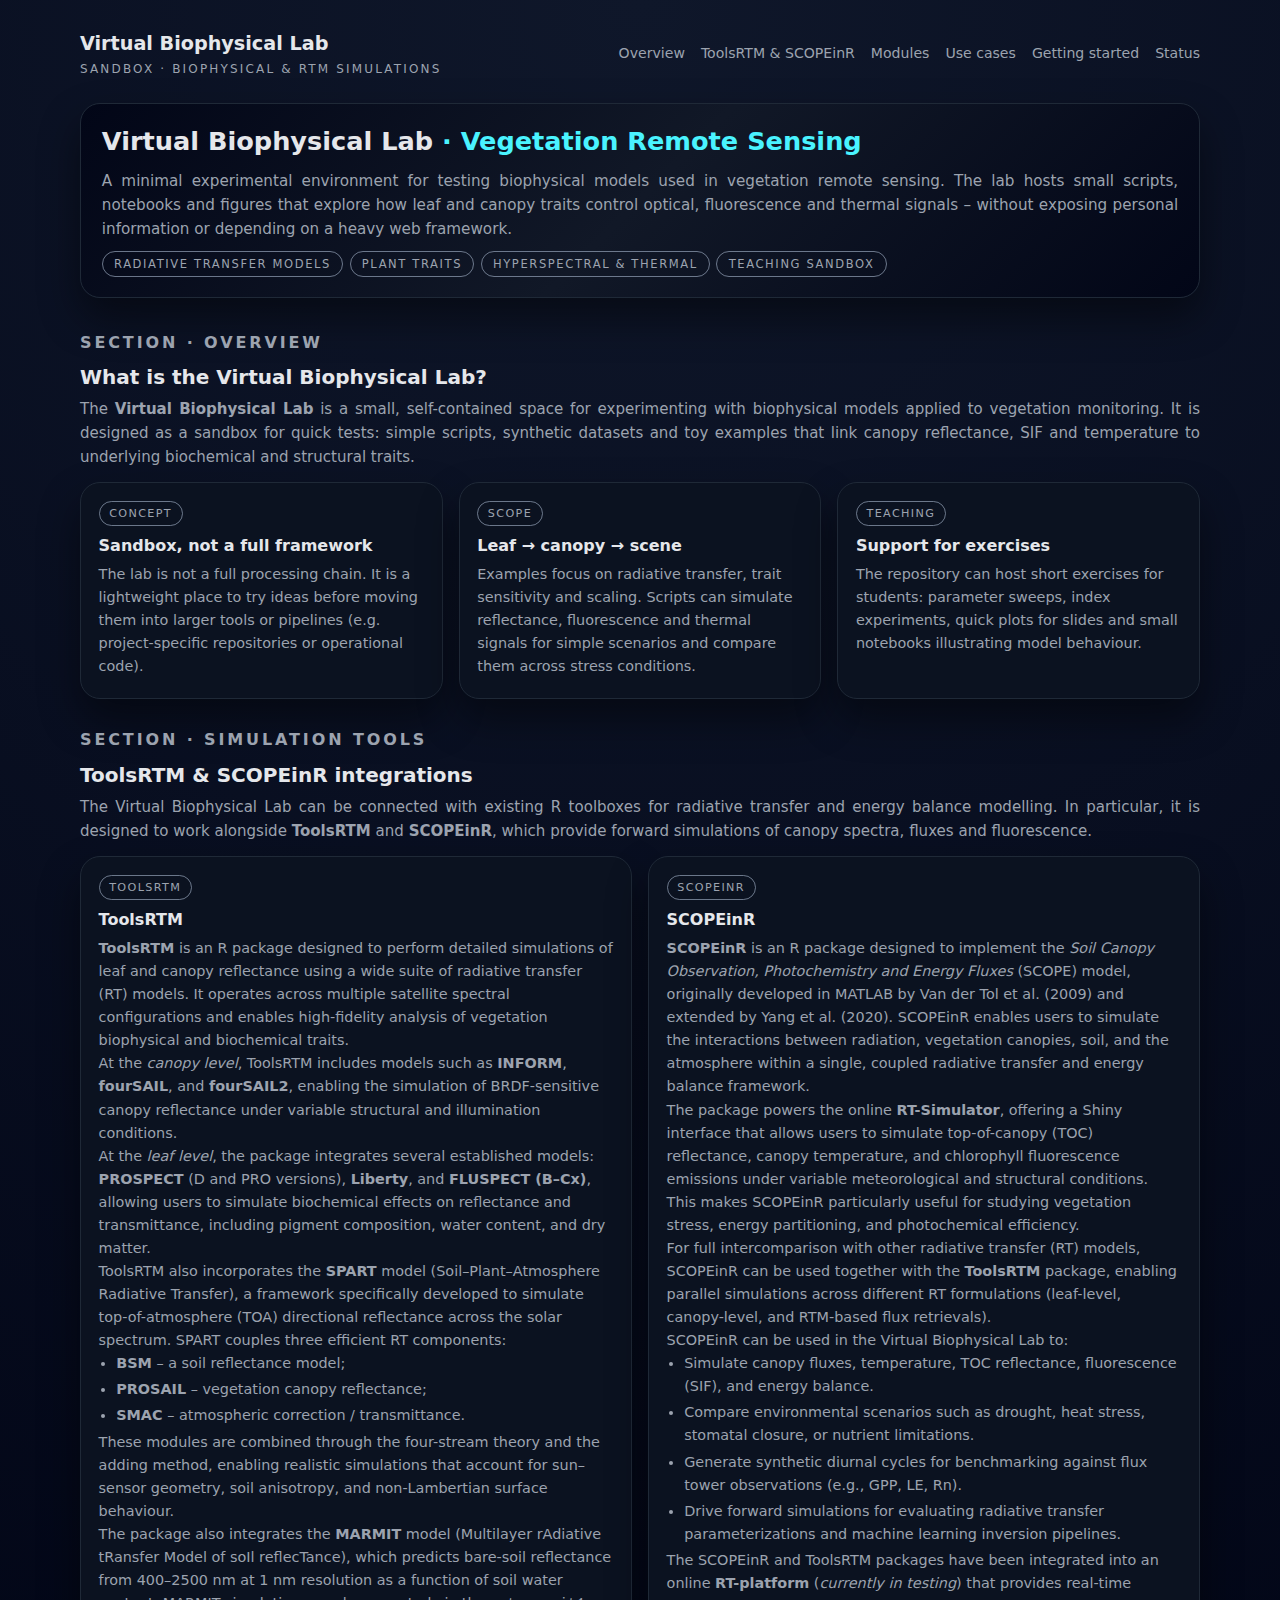
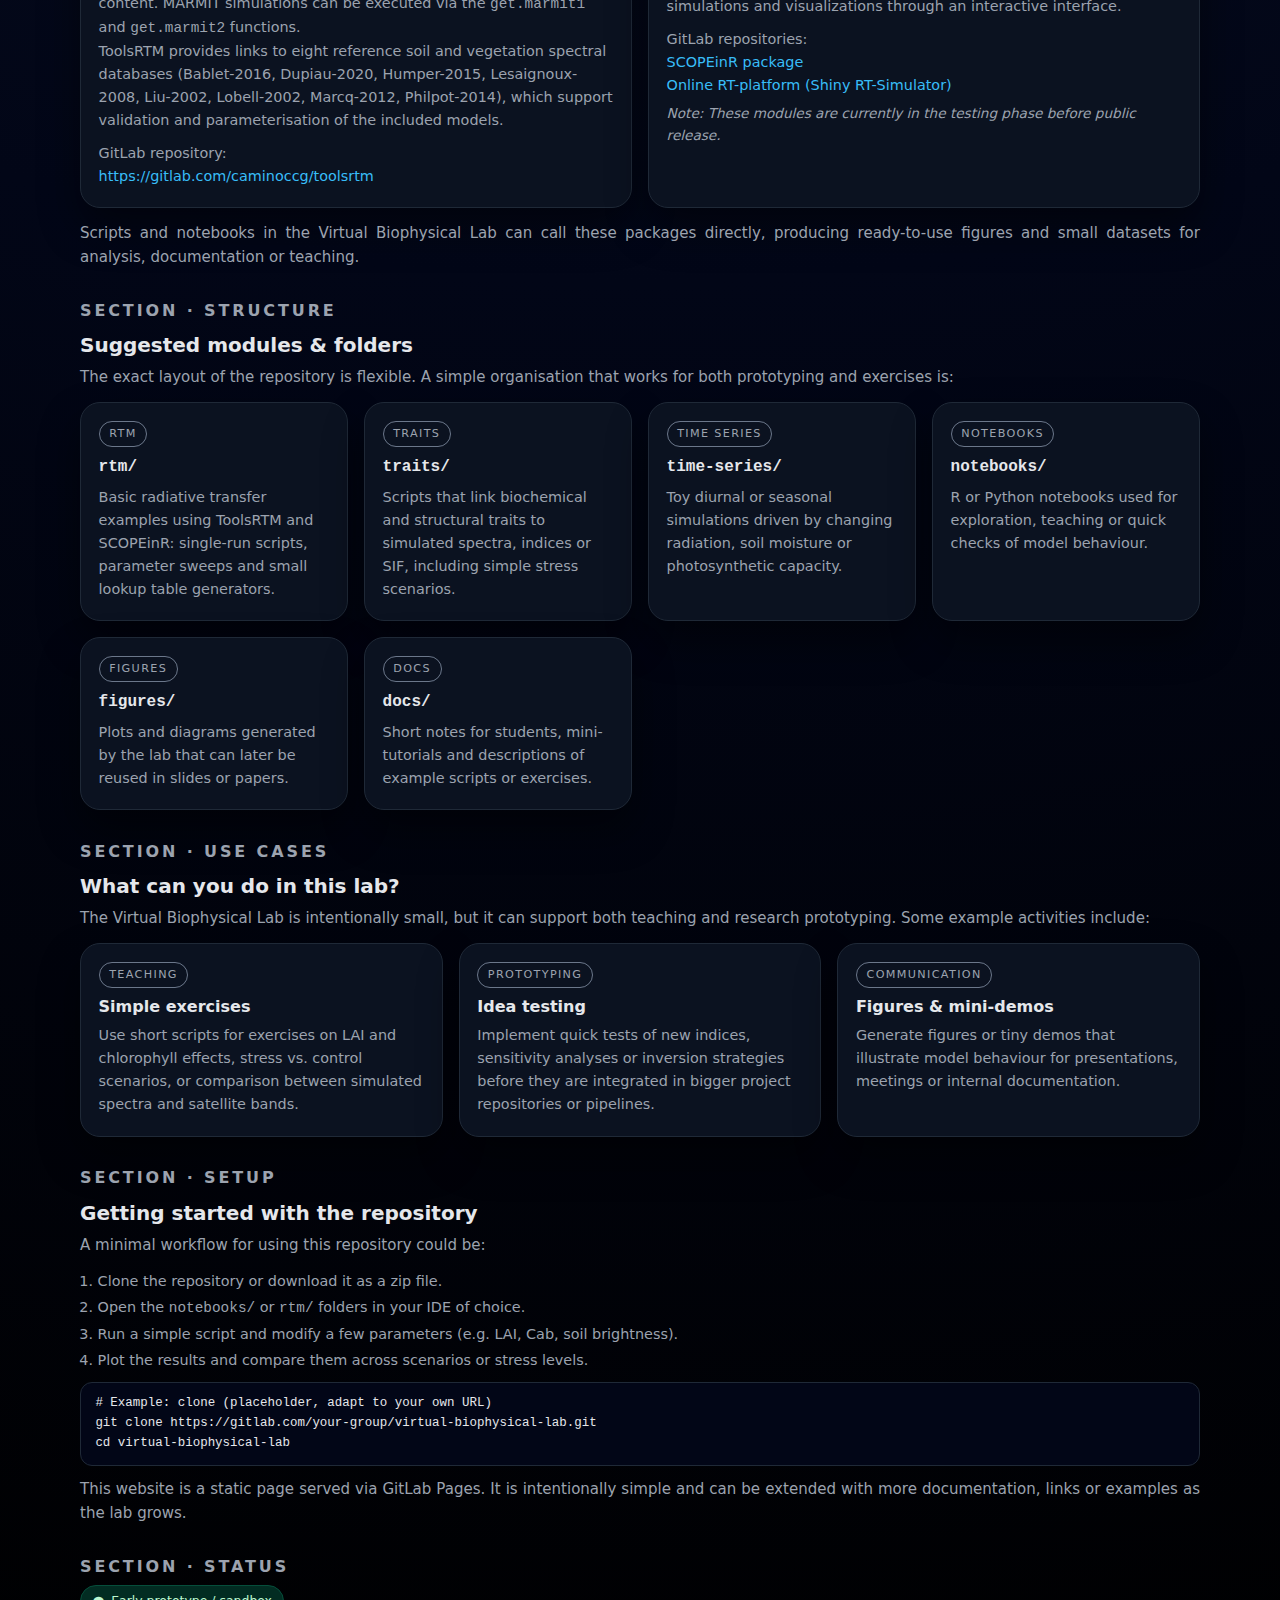
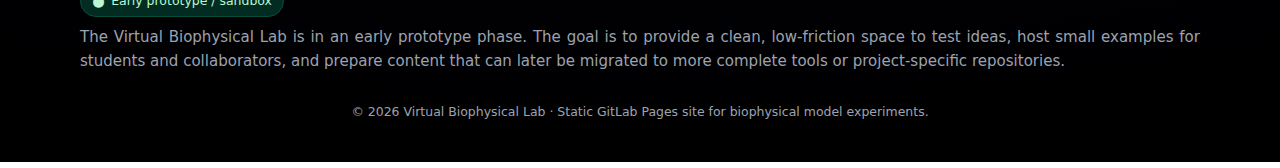
<file: index.html>
<!DOCTYPE html>
<html lang="en">
<head>
  <meta charset="UTF-8">
  <title>Virtual Biophysical Lab</title>
  <meta name="viewport" content="width=device-width, initial-scale=1">

  <style>
    :root{
      --bg:#020617;--bg-card:#0b1220;--accent:#4af3ff;--accent-soft:#38bdf8;
      --text-main:#e5e7eb;--text-muted:#9ca3af;--border-subtle:#1f2937;
      --radius-xl:20px;--radius-pill:999px;--shadow-soft:0 20px 40px rgba(0,0,0,.45);
      --maxw:1120px;
    }
    *{margin:0;padding:0;box-sizing:border-box}
    body{
      background:radial-gradient(circle at top,#0f172a 0%,#020617 55%,#000);
      color:var(--text-main);font-family:system-ui,-apple-system,BlinkMacSystemFont,"Segoe UI",sans-serif;
      line-height:1.6;display:flex;justify-content:center;
      padding:1.8rem 1.2rem 2.5rem;
    }
    main{width:100%;max-width:var(--maxw);}
    a{color:var(--accent-soft);text-decoration:none}
    a:hover{color:#f6c453}

    .nav{
      display:flex;justify-content:space-between;align-items:center;
      margin-bottom:1.5rem;
    }
    .nav-title{font-weight:650;font-size:1.2rem;}
    .nav-sub{font-size:.75rem;letter-spacing:.18em;text-transform:uppercase;color:var(--text-muted);}
    .nav-links{display:flex;flex-wrap:wrap;gap:1rem;font-size:.88rem;}
    .nav-links a{color:var(--text-muted);}
    .nav-links a:hover{color:var(--accent-soft);}
    @media(max-width:800px){
      .nav{flex-direction:column;align-items:flex-start;gap:.6rem;}
    }

    header{
      background:linear-gradient(135deg,#020617 0%,#111827 50%,#020617 100%);
      border-radius:var(--radius-xl);border:1px solid var(--border-subtle);
      padding:1.1rem 1.3rem 1.2rem;box-shadow:var(--shadow-soft);
      margin-bottom:2rem;
    }
    header h1{font-size:1.6rem;font-weight:650;margin-bottom:.4rem;}
    header h1 span{color:var(--accent);}
    .hero-text{font-size:.95rem;color:var(--text-muted);text-align:justify;text-justify:inter-word;}
    .hero-tags{margin-top:.6rem;display:flex;flex-wrap:wrap;gap:.4rem;}
    .tag-pill{
      padding:.18rem .7rem;border-radius:var(--radius-pill);
      border:1px solid rgba(148,163,184,.7);font-size:.72rem;
      text-transform:uppercase;letter-spacing:.14em;color:var(--text-muted);
    }

    section{margin-bottom:1.8rem;}
    section h2{
      font-size:1rem;text-transform:uppercase;letter-spacing:.18em;
      color:var(--text-muted);margin-bottom:.35rem;
    }
    .section-title-strong{
      font-size:1.25rem;font-weight:620;margin-bottom:.25rem;
    }
    .section-intro{
      font-size:.94rem;color:var(--text-muted);
      text-align:justify;text-justify:inter-word;margin-bottom:.8rem;
    }

    .card-grid{
      display:grid;gap:1rem;grid-template-columns:repeat(auto-fit,minmax(260px,1fr));
    }
    .card{
      background:var(--bg-card);border-radius:var(--radius-xl);
      border:1px solid var(--border-subtle);box-shadow:var(--shadow-soft);
      padding:1rem 1.1rem 1.2rem;
    }
    .card h3{font-size:1rem;margin-bottom:.3rem;}
    .card p{
      font-size:.9rem;color:var(--text-muted);
      text-align:left;text-justify:inter-word;
    }
    .pill-mini{
      display:inline-flex;align-items:center;padding:.18rem .6rem;
      border-radius:var(--radius-pill);border:1px solid rgba(148,163,184,.7);
      font-size:.7rem;letter-spacing:.12em;text-transform:uppercase;
      color:var(--text-muted);margin-bottom:.4rem;
    }

    ul,ol{margin-left:1.1rem;font-size:.9rem;color:var(--text-muted);}
    li{margin-bottom:.2rem;}

    .status-badge{
      display:inline-flex;align-items:center;gap:.4rem;
      padding:.2rem .7rem;border-radius:var(--radius-pill);
      background:#022c22;color:#bbf7d0;font-size:.78rem;
      border:1px solid #064e3b;margin-bottom:.5rem;
    }
    .status-badge span:first-child{font-size:.9rem;}

    pre{
      margin-top:.6rem;background:#020617;border-radius:12px;
      padding:.7rem .9rem;font-size:.78rem;color:#e5e7eb;
      border:1px solid var(--border-subtle);overflow-x:auto;
    }
    code{
      font-family:ui-monospace,SFMono-Regular,Menlo,Monaco,Consolas,"Liberation Mono","Courier New",monospace;
    }

    footer{
      margin-top:1.2rem;font-size:.78rem;color:var(--text-muted);
      text-align:center;
    }
  </style>
</head>

<body>
<main>

  <!-- TOP NAV -->
  <nav class="nav">
    <div>
      <div class="nav-title">Virtual Biophysical Lab</div>
      <div class="nav-sub">Sandbox · Biophysical &amp; RTM simulations</div>
    </div>
    <div class="nav-links">
      <a href="#about">Overview</a>
      <a href="#tools">ToolsRTM &amp; SCOPEinR</a>
      <a href="#modules">Modules</a>
      <a href="#examples">Use cases</a>
      <a href="#getting-started">Getting started</a>
      <a href="#status">Status</a>
    </div>
  </nav>

  <!-- HERO -->
  <header>
    <h1>Virtual Biophysical Lab <span>· Vegetation Remote Sensing</span></h1>
    <p class="hero-text">
      A minimal experimental environment for testing biophysical models used in vegetation remote sensing.
      The lab hosts small scripts, notebooks and figures that explore how leaf and canopy traits
      control optical, fluorescence and thermal signals – without exposing personal information or
      depending on a heavy web framework.
    </p>
    <div class="hero-tags">
      <div class="tag-pill">Radiative Transfer Models</div>
      <div class="tag-pill">Plant Traits</div>
      <div class="tag-pill">Hyperspectral &amp; Thermal</div>
      <div class="tag-pill">Teaching Sandbox</div>
    </div>
  </header>

  <!-- ABOUT -->
  <section id="about">
    <h2>Section · Overview</h2>
    <div class="section-title-strong">What is the Virtual Biophysical Lab?</div>
    <p class="section-intro">
      The <strong>Virtual Biophysical Lab</strong> is a small, self-contained space for experimenting with
      biophysical models applied to vegetation monitoring. It is designed as a sandbox for quick tests:
      simple scripts, synthetic datasets and toy examples that link canopy reflectance, SIF and
      temperature to underlying biochemical and structural traits.
    </p>

    <div class="card-grid">
      <article class="card">
        <div class="pill-mini">Concept</div>
        <h3>Sandbox, not a full framework</h3>
        <p>
          The lab is not a full processing chain. It is a lightweight place to try ideas before moving
          them into larger tools or pipelines (e.g. project-specific repositories or operational code).
        </p>
      </article>

      <article class="card">
        <div class="pill-mini">Scope</div>
        <h3>Leaf → canopy → scene</h3>
        <p>
          Examples focus on radiative transfer, trait sensitivity and scaling. Scripts can simulate
          reflectance, fluorescence and thermal signals for simple scenarios and compare them across
          stress conditions.
        </p>
      </article>

      <article class="card">
        <div class="pill-mini">Teaching</div>
        <h3>Support for exercises</h3>
        <p>
          The repository can host short exercises for students: parameter sweeps, index experiments,
          quick plots for slides and small notebooks illustrating model behaviour.
        </p>
      </article>
    </div>
  </section>

  <!-- TOOLSRTM & SCOPEinR -->
  <section id="tools">
    <h2>Section · Simulation tools</h2>
    <div class="section-title-strong">ToolsRTM &amp; SCOPEinR integrations</div>
    <p class="section-intro">
      The Virtual Biophysical Lab can be connected with existing R toolboxes for radiative transfer and
      energy balance modelling. In particular, it is designed to work alongside
      <strong>ToolsRTM</strong> and <strong>SCOPEinR</strong>, which provide forward simulations of canopy
      spectra, fluxes and fluorescence.
    </p>

    <div class="card-grid">
         <article class="card">
  <div class="pill-mini">ToolsRTM</div>
  <h3>ToolsRTM</h3>

  <p>
    <strong>ToolsRTM</strong> is an R package designed to perform detailed simulations of leaf and 
    canopy reflectance using a wide suite of radiative transfer (RT) models. It operates across 
    multiple satellite spectral configurations and enables high-fidelity analysis of vegetation 
    biophysical and biochemical traits.
  </p>

  <p>
    At the <em>canopy level</em>, ToolsRTM includes models such as <strong>INFORM</strong>, 
    <strong>fourSAIL</strong>, and <strong>fourSAIL2</strong>, enabling the simulation of BRDF-sensitive 
    canopy reflectance under variable structural and illumination conditions.
  </p>

  <p>
    At the <em>leaf level</em>, the package integrates several established models: 
    <strong>PROSPECT</strong> (D and PRO versions), <strong>Liberty</strong>, and 
    <strong>FLUSPECT (B–Cx)</strong>, allowing users to simulate biochemical effects on reflectance 
    and transmittance, including pigment composition, water content, and dry matter.
  </p>

  <p>
    ToolsRTM also incorporates the <strong>SPART</strong> model (Soil–Plant–Atmosphere Radiative Transfer), 
    a framework specifically developed to simulate top-of-atmosphere (TOA) directional reflectance across 
    the solar spectrum. SPART couples three efficient RT components:
  </p>

  <ul>
    <li><strong>BSM</strong> – a soil reflectance model;</li>
    <li><strong>PROSAIL</strong> – vegetation canopy reflectance;</li>
    <li><strong>SMAC</strong> – atmospheric correction / transmittance.</li>
  </ul>

  <p>
    These modules are combined through the four-stream theory and the adding method, enabling realistic 
    simulations that account for sun–sensor geometry, soil anisotropy, and non-Lambertian surface behaviour.
  </p>

  <p>
    The package also integrates the <strong>MARMIT</strong> model (Multilayer rAdiative tRansfer Model of 
    soIl reflecTance), which predicts bare-soil reflectance from 400–2500 nm at 1 nm resolution as a function 
    of soil water content. MARMIT simulations can be executed via the <code>get.marmit1</code> and 
    <code>get.marmit2</code> functions.
  </p>

  <p>
    ToolsRTM provides links to eight reference soil and vegetation spectral databases 
    (Bablet-2016, Dupiau-2020, Humper-2015, Lesaignoux-2008, Liu-2002, Lobell-2002, Marcq-2012, Philpot-2014), 
    which support validation and parameterisation of the included models.
  </p>

  <p style="margin-top:.6rem;">
    GitLab repository:  
    <br>
    <a href="https://gitlab.com/caminoccg/toolsrtm" target="_blank" rel="noopener">
      https://gitlab.com/caminoccg/toolsrtm
    </a>
  </p>

</article>


  <article class="card">
  <div class="pill-mini">SCOPEinR</div>
  <h3>SCOPEinR</h3>

  <p>
    <strong>SCOPEinR</strong> is an R package designed to implement the 
    <em>Soil Canopy Observation, Photochemistry and Energy Fluxes</em> (SCOPE) 
    model, originally developed in MATLAB by Van der Tol et al. (2009) and extended 
    by Yang et al. (2020). SCOPEinR enables users to simulate the interactions between 
    radiation, vegetation canopies, soil, and the atmosphere within a single, 
    coupled radiative transfer and energy balance framework.
  </p>

  <p>
    The package powers the online <strong>RT-Simulator</strong>, offering a Shiny interface that allows 
    users to simulate top-of-canopy (TOC) reflectance, canopy temperature, and 
    chlorophyll fluorescence emissions under variable meteorological and structural 
    conditions. This makes SCOPEinR particularly useful for studying vegetation stress, 
    energy partitioning, and photochemical efficiency.
  </p>

  <p>
    For full intercomparison with other radiative transfer (RT) models, SCOPEinR can be 
    used together with the <strong>ToolsRTM</strong> package, enabling parallel simulations across 
    different RT formulations (leaf-level, canopy-level, and RTM-based flux retrievals).
  </p>

  <p>
    SCOPEinR can be used in the Virtual Biophysical Lab to:
  </p>

  <ul>
    <li>Simulate canopy fluxes, temperature, TOC reflectance, fluorescence (SIF), and energy balance.</li>
    <li>Compare environmental scenarios such as drought, heat stress, stomatal closure, or nutrient limitations.</li>
    <li>Generate synthetic diurnal cycles for benchmarking against flux tower observations (e.g., GPP, LE, Rn).</li>
    <li>Drive forward simulations for evaluating radiative transfer parameterizations and machine learning inversion pipelines.</li>
  </ul>

  <p>
    The SCOPEinR and ToolsRTM packages have been integrated into an online 
    <strong>RT-platform</strong> (<em>currently in testing</em>) that provides real-time simulations 
    and visualizations through an interactive interface.
  </p>

  <p style="margin-top:.6rem;">
    GitLab repositories:
    <br>
    <a href="https://gitlab.com/caminoccg/scopeinr" target="_blank" rel="noopener">
      SCOPEinR package
    </a>
    <br>
    <a href="https://gitlab.com/caminoccg/toolsrtm-simulator" target="_blank" rel="noopener">
      Online RT-platform (Shiny RT-Simulator)
    </a>
  </p>

  <p style="margin-top:.4rem; font-size:0.85rem; color:#9ca3af;">
    <em>Note: These modules are currently in the testing phase before public release.</em>
  </p>
</article>
  

    </div>

    <p class="section-intro" style="margin-top:.8rem;">
      Scripts and notebooks in the Virtual Biophysical Lab can call these packages directly, producing
      ready-to-use figures and small datasets for analysis, documentation or teaching.
    </p>
  </section>

  <!-- MODULES -->
  <section id="modules">
    <h2>Section · Structure</h2>
    <div class="section-title-strong">Suggested modules &amp; folders</div>
    <p class="section-intro">
      The exact layout of the repository is flexible. A simple organisation that works for both
      prototyping and exercises is:
    </p>

    <div class="card-grid">
      <article class="card">
        <div class="pill-mini">RTM</div>
        <h3><code>rtm/</code></h3>
        <p>
          Basic radiative transfer examples using ToolsRTM and SCOPEinR: single-run scripts,
          parameter sweeps and small lookup table generators.
        </p>
      </article>
      <article class="card">
        <div class="pill-mini">Traits</div>
        <h3><code>traits/</code></h3>
        <p>
          Scripts that link biochemical and structural traits to simulated spectra, indices or SIF,
          including simple stress scenarios.
        </p>
      </article>
      <article class="card">
        <div class="pill-mini">Time series</div>
        <h3><code>time-series/</code></h3>
        <p>
          Toy diurnal or seasonal simulations driven by changing radiation, soil moisture or
          photosynthetic capacity.
        </p>
      </article>
      <article class="card">
        <div class="pill-mini">Notebooks</div>
        <h3><code>notebooks/</code></h3>
        <p>
          R or Python notebooks used for exploration, teaching or quick checks of model behaviour.
        </p>
      </article>
      <article class="card">
        <div class="pill-mini">Figures</div>
        <h3><code>figures/</code></h3>
        <p>
          Plots and diagrams generated by the lab that can later be reused in slides or papers.
        </p>
      </article>
      <article class="card">
        <div class="pill-mini">Docs</div>
        <h3><code>docs/</code></h3>
        <p>
          Short notes for students, mini-tutorials and descriptions of example scripts or exercises.
        </p>
      </article>
    </div>
  </section>

  <!-- EXAMPLES -->
  <section id="examples">
    <h2>Section · Use cases</h2>
    <div class="section-title-strong">What can you do in this lab?</div>
    <p class="section-intro">
      The Virtual Biophysical Lab is intentionally small, but it can support both teaching and research
      prototyping. Some example activities include:
    </p>

    <div class="card-grid">
      <article class="card">
        <div class="pill-mini">Teaching</div>
        <h3>Simple exercises</h3>
        <p>
          Use short scripts for exercises on LAI and chlorophyll effects, stress vs. control scenarios,
          or comparison between simulated spectra and satellite bands.
        </p>
      </article>
      <article class="card">
        <div class="pill-mini">Prototyping</div>
        <h3>Idea testing</h3>
        <p>
          Implement quick tests of new indices, sensitivity analyses or inversion strategies before they
          are integrated in bigger project repositories or pipelines.
        </p>
      </article>
      <article class="card">
        <div class="pill-mini">Communication</div>
        <h3>Figures &amp; mini-demos</h3>
        <p>
          Generate figures or tiny demos that illustrate model behaviour for presentations, meetings or
          internal documentation.
        </p>
      </article>
    </div>
  </section>

  <!-- GETTING STARTED -->
  <section id="getting-started">
    <h2>Section · Setup</h2>
    <div class="section-title-strong">Getting started with the repository</div>
    <p class="section-intro">
      A minimal workflow for using this repository could be:
    </p>
    <ol>
      <li>Clone the repository or download it as a zip file.</li>
      <li>Open the <code>notebooks/</code> or <code>rtm/</code> folders in your IDE of choice.</li>
      <li>Run a simple script and modify a few parameters (e.g. LAI, Cab, soil brightness).</li>
      <li>Plot the results and compare them across scenarios or stress levels.</li>
    </ol>

    <pre><code># Example: clone (placeholder, adapt to your own URL)
git clone https://gitlab.com/your-group/virtual-biophysical-lab.git
cd virtual-biophysical-lab</code></pre>

    <p class="section-intro" style="margin-top:.7rem;">
      This website is a static page served via GitLab Pages. It is intentionally simple and can be
      extended with more documentation, links or examples as the lab grows.
    </p>
  </section>

  <!-- STATUS -->
  <section id="status">
    <h2>Section · Status</h2>
    <div class="status-badge">
      <span>●</span><span>Early prototype / sandbox</span>
    </div>
    <p class="section-intro">
      The Virtual Biophysical Lab is in an early prototype phase. The goal is to provide a clean,
      low-friction space to test ideas, host small examples for students and collaborators, and prepare
      content that can later be migrated to more complete tools or project-specific repositories.
    </p>
  </section>

  <footer>
    &copy; <span id="year"></span> Virtual Biophysical Lab · Static GitLab Pages site for biophysical model experiments.
  </footer>

</main>

<script>
  document.getElementById("year").textContent = new Date().getFullYear();
</script>
</body>
</html>
</file>
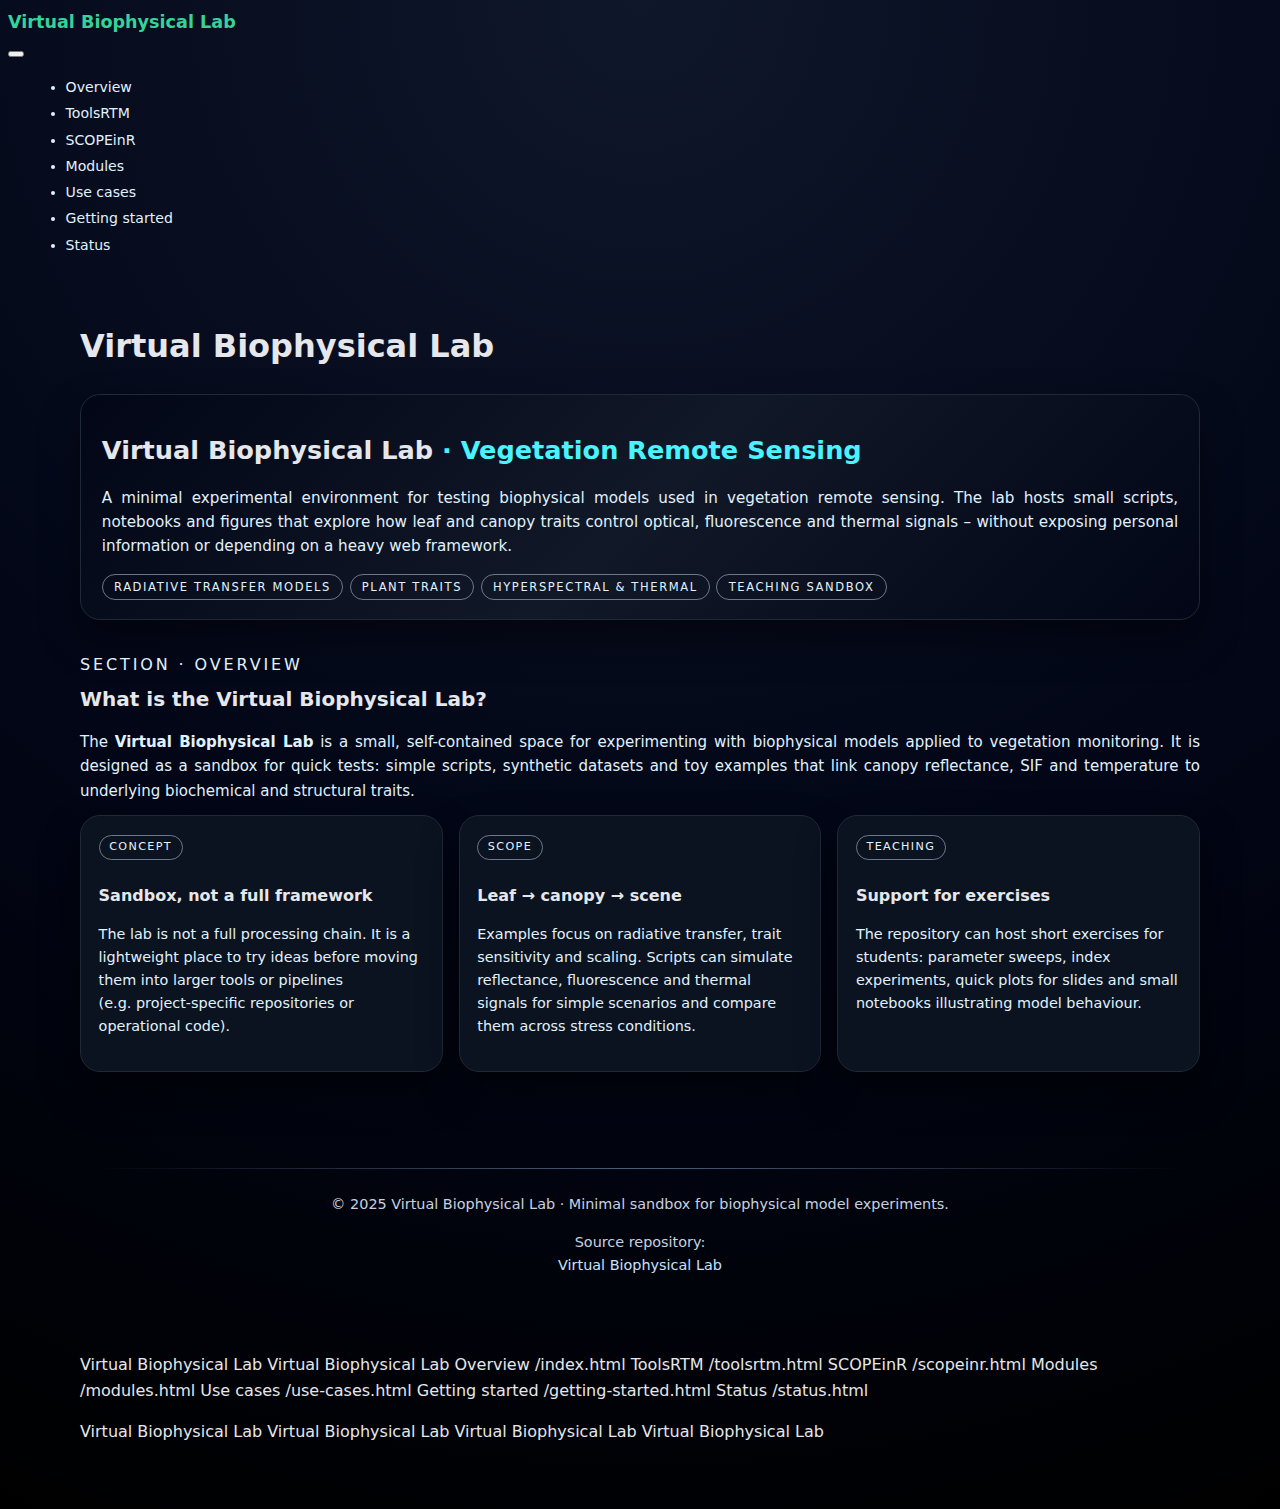
<file: quarto/index.html>
<!DOCTYPE html>
<html xmlns="http://www.w3.org/1999/xhtml" lang="en" xml:lang="en">

<head>

<meta charset="utf-8" />
<meta name="generator" content="quarto-1.7.32" />

<meta name="viewport" content="width=device-width, initial-scale=1.0, user-scalable=yes" />


<title>Virtual Biophysical Lab</title>
<style>
code{white-space: pre-wrap;}
span.smallcaps{font-variant: small-caps;}
div.columns{display: flex; gap: min(4vw, 1.5em);}
div.column{flex: auto; overflow-x: auto;}
div.hanging-indent{margin-left: 1.5em; text-indent: -1.5em;}
ul.task-list{list-style: none;}
ul.task-list li input[type="checkbox"] {
  width: 0.8em;
  margin: 0 0.8em 0.2em -1em; /* quarto-specific, see https://github.com/quarto-dev/quarto-cli/issues/4556 */ 
  vertical-align: middle;
}
</style>

<!-- htmldependencies:E3FAD763 -->
<script id="quarto-search-options" type="application/json">{
  "location": "navbar",
  "copy-button": false,
  "collapse-after": 3,
  "panel-placement": "end",
  "type": "overlay",
  "limit": 50,
  "keyboard-shortcut": [
    "f",
    "/",
    "s"
  ],
  "show-item-context": false,
  "language": {
    "search-no-results-text": "No results",
    "search-matching-documents-text": "matching documents",
    "search-copy-link-title": "Copy link to search",
    "search-hide-matches-text": "Hide additional matches",
    "search-more-match-text": "more match in this document",
    "search-more-matches-text": "more matches in this document",
    "search-clear-button-title": "Clear",
    "search-text-placeholder": "",
    "search-detached-cancel-button-title": "Cancel",
    "search-submit-button-title": "Submit",
    "search-label": "Search"
  }
}</script>


<link rel="stylesheet" href="styles.css" />
</head>

<body>

<div id="quarto-search-results"></div>
  <header id="quarto-header" class="headroom fixed-top">
    <nav class="navbar navbar-expand-lg " data-bs-theme="dark">
      <div class="navbar-container container-fluid">
      <div class="navbar-brand-container mx-auto">
    <a class="navbar-brand" href="/index.html">
    <span class="navbar-title">Virtual Biophysical Lab</span>
    </a>
  </div>
            <div id="quarto-search" class="" title="Search"></div>
          <button class="navbar-toggler" type="button" data-bs-toggle="collapse" data-bs-target="#navbarCollapse"
  aria-controls="navbarCollapse" role="menu" aria-expanded="false" aria-label="Toggle navigation"
  onclick="if (window.quartoToggleHeadroom) { window.quartoToggleHeadroom(); }">
  <span class="navbar-toggler-icon"></span>
</button>
          <div class="collapse navbar-collapse" id="navbarCollapse">
            <ul class="navbar-nav navbar-nav-scroll me-auto">
  <li class="nav-item">
    <a class="nav-link" href="/index.html"> 
<span class="menu-text">Overview</span></a>
  </li>  
  <li class="nav-item">
    <a class="nav-link" href="/toolsrtm.html"> 
<span class="menu-text">ToolsRTM</span></a>
  </li>  
  <li class="nav-item">
    <a class="nav-link" href="/scopeinr.html"> 
<span class="menu-text">SCOPEinR</span></a>
  </li>  
  <li class="nav-item">
    <a class="nav-link" href="/modules.html"> 
<span class="menu-text">Modules</span></a>
  </li>  
  <li class="nav-item">
    <a class="nav-link" href="/use-cases.html"> 
<span class="menu-text">Use cases</span></a>
  </li>  
  <li class="nav-item">
    <a class="nav-link" href="/getting-started.html"> 
<span class="menu-text">Getting started</span></a>
  </li>  
  <li class="nav-item">
    <a class="nav-link" href="/status.html"> 
<span class="menu-text">Status</span></a>
  </li>  
</ul>
          </div> <!-- /navcollapse -->
            <div class="quarto-navbar-tools">
</div>
      </div> <!-- /container-fluid -->
    </nav>
</header>
<!-- content -->
<div id="quarto-content" class="quarto-container page-columns page-rows-contents page-layout-full page-navbar">
<!-- sidebar -->
<!-- margin-sidebar -->
    <div id="quarto-margin-sidebar" class="sidebar margin-sidebar">
    </div>
<!-- main -->
<main class="content" id="quarto-document-content">

<header id="title-block-header" class="quarto-title-block default">
<div class="quarto-title">
<h1 class="title">Virtual Biophysical Lab</h1>
</div>



<div class="quarto-title-meta">

    
  
    
  </div>
  


</header>


<div class="hero-card">
<h1>
Virtual Biophysical Lab <span>· Vegetation Remote Sensing</span>
</h1>
<p class="hero-text">
A minimal experimental environment for testing biophysical models used in vegetation remote sensing. The lab hosts small scripts, notebooks and figures that explore how leaf and canopy traits control optical, fluorescence and thermal signals – without exposing personal information or depending on a heavy web framework.
</p>
<div class="hero-tags">
<div class="tag-pill">
Radiative Transfer Models
</div>
<div class="tag-pill">
Plant Traits
</div>
<div class="tag-pill">
Hyperspectral &amp; Thermal
</div>
<div class="tag-pill">
Teaching Sandbox
</div>
</div>
</div>
<section id="about">
<div class="section-label">
Section · Overview
</div>
<div class="section-title-strong">
What is the Virtual Biophysical Lab?
</div>
<p class="section-intro">
The <strong>Virtual Biophysical Lab</strong> is a small, self-contained space for experimenting with biophysical models applied to vegetation monitoring. It is designed as a sandbox for quick tests: simple scripts, synthetic datasets and toy examples that link canopy reflectance, SIF and temperature to underlying biochemical and structural traits.
</p>
<div class="card-grid">
<div class="vbl-card">
<div class="pill-mini">
Concept
</div>
<h3>
Sandbox, not a full framework
</h3>
<p>
The lab is not a full processing chain. It is a lightweight place to try ideas before moving them into larger tools or pipelines (e.g. project-specific repositories or operational code).
</p>
</div>
<div class="vbl-card">
<div class="pill-mini">
Scope
</div>
<h3>
Leaf → canopy → scene
</h3>
<p>
Examples focus on radiative transfer, trait sensitivity and scaling. Scripts can simulate reflectance, fluorescence and thermal signals for simple scenarios and compare them across stress conditions.
</p>
</div>
<div class="vbl-card">
<div class="pill-mini">
Teaching
</div>
<h3>
Support for exercises
</h3>
<p>
The repository can host short exercises for students: parameter sweeps, index experiments, quick plots for slides and small notebooks illustrating model behaviour.
</p>
</div>
</div>
<footer class="vbl-footer">
<div class="footer-line">

</div>
<p class="footer-text">
© 2025 Virtual Biophysical Lab · Minimal sandbox for biophysical model experiments.
</p>
<p class="footer-text">
Source repository:<br />
<a href="https://github.com/CCGCAM/Virtual-Biophysical-Lab" target="_blank" rel="noopener"> Virtual Biophysical Lab </a>
</p>
</footer>
</section>
<div id="quarto-navigation-envelope" class="hidden">
<p><span class="hidden quarto-markdown-envelope-contents" data-render-id="cXVhcnRvLWludC1zaWRlYmFyLXRpdGxl">Virtual Biophysical Lab</span> <span class="hidden quarto-markdown-envelope-contents" data-render-id="cXVhcnRvLWludC1uYXZiYXItdGl0bGU=">Virtual Biophysical Lab</span> <span class="hidden quarto-markdown-envelope-contents" data-render-id="cXVhcnRvLWludC1uYXZiYXI6T3ZlcnZpZXc=">Overview</span> <span class="hidden quarto-markdown-envelope-contents" data-render-id="cXVhcnRvLWludC1uYXZiYXI6L2luZGV4Lmh0bWw=">/index.html</span> <span class="hidden quarto-markdown-envelope-contents" data-render-id="cXVhcnRvLWludC1uYXZiYXI6VG9vbHNSVE0=">ToolsRTM</span> <span class="hidden quarto-markdown-envelope-contents" data-render-id="cXVhcnRvLWludC1uYXZiYXI6L3Rvb2xzcnRtLmh0bWw=">/toolsrtm.html</span> <span class="hidden quarto-markdown-envelope-contents" data-render-id="cXVhcnRvLWludC1uYXZiYXI6U0NPUEVpblI=">SCOPEinR</span> <span class="hidden quarto-markdown-envelope-contents" data-render-id="cXVhcnRvLWludC1uYXZiYXI6L3Njb3BlaW5yLmh0bWw=">/scopeinr.html</span> <span class="hidden quarto-markdown-envelope-contents" data-render-id="cXVhcnRvLWludC1uYXZiYXI6TW9kdWxlcw==">Modules</span> <span class="hidden quarto-markdown-envelope-contents" data-render-id="cXVhcnRvLWludC1uYXZiYXI6L21vZHVsZXMuaHRtbA==">/modules.html</span> <span class="hidden quarto-markdown-envelope-contents" data-render-id="cXVhcnRvLWludC1uYXZiYXI6VXNlIGNhc2Vz">Use cases</span> <span class="hidden quarto-markdown-envelope-contents" data-render-id="cXVhcnRvLWludC1uYXZiYXI6L3VzZS1jYXNlcy5odG1s">/use-cases.html</span> <span class="hidden quarto-markdown-envelope-contents" data-render-id="cXVhcnRvLWludC1uYXZiYXI6R2V0dGluZyBzdGFydGVk">Getting started</span> <span class="hidden quarto-markdown-envelope-contents" data-render-id="cXVhcnRvLWludC1uYXZiYXI6L2dldHRpbmctc3RhcnRlZC5odG1s">/getting-started.html</span> <span class="hidden quarto-markdown-envelope-contents" data-render-id="cXVhcnRvLWludC1uYXZiYXI6U3RhdHVz">Status</span> <span class="hidden quarto-markdown-envelope-contents" data-render-id="cXVhcnRvLWludC1uYXZiYXI6L3N0YXR1cy5odG1s">/status.html</span></p>
</div>
<div id="quarto-meta-markdown" class="hidden">
<p><span class="hidden quarto-markdown-envelope-contents" data-render-id="cXVhcnRvLW1ldGF0aXRsZQ==">Virtual Biophysical Lab</span> <span class="hidden quarto-markdown-envelope-contents" data-render-id="cXVhcnRvLXR3aXR0ZXJjYXJkdGl0bGU=">Virtual Biophysical Lab</span> <span class="hidden quarto-markdown-envelope-contents" data-render-id="cXVhcnRvLW9nY2FyZHRpdGxl">Virtual Biophysical Lab</span> <span class="hidden quarto-markdown-envelope-contents" data-render-id="cXVhcnRvLW1ldGFzaXRlbmFtZQ==">Virtual Biophysical Lab</span> <span class="hidden quarto-markdown-envelope-contents" data-render-id="cXVhcnRvLXR3aXR0ZXJjYXJkZGVzYw=="></span> <span class="hidden quarto-markdown-envelope-contents" data-render-id="cXVhcnRvLW9nY2FyZGRkZXNj"></span></p>
</div>

</main> <!-- /main -->
<script id = "quarto-html-after-body" type="application/javascript">
  window.document.addEventListener("DOMContentLoaded", function (event) {
    const icon = "";
    const anchorJS = new window.AnchorJS();
    anchorJS.options = {
      placement: 'right',
      icon: icon
    };
    anchorJS.add('.anchored');
    const isCodeAnnotation = (el) => {
      for (const clz of el.classList) {
        if (clz.startsWith('code-annotation-')) {                     
          return true;
        }
      }
      return false;
    }
    const onCopySuccess = function(e) {
      // button target
      const button = e.trigger;
      // don't keep focus
      button.blur();
      // flash "checked"
      button.classList.add('code-copy-button-checked');
      var currentTitle = button.getAttribute("title");
      button.setAttribute("title", "Copied!");
      let tooltip;
      if (window.bootstrap) {
        button.setAttribute("data-bs-toggle", "tooltip");
        button.setAttribute("data-bs-placement", "left");
        button.setAttribute("data-bs-title", "Copied!");
        tooltip = new bootstrap.Tooltip(button, 
          { trigger: "manual", 
            customClass: "code-copy-button-tooltip",
            offset: [0, -8]});
        tooltip.show();    
      }
      setTimeout(function() {
        if (tooltip) {
          tooltip.hide();
          button.removeAttribute("data-bs-title");
          button.removeAttribute("data-bs-toggle");
          button.removeAttribute("data-bs-placement");
        }
        button.setAttribute("title", currentTitle);
        button.classList.remove('code-copy-button-checked');
      }, 1000);
      // clear code selection
      e.clearSelection();
    }
    const getTextToCopy = function(trigger) {
        const codeEl = trigger.previousElementSibling.cloneNode(true);
        for (const childEl of codeEl.children) {
          if (isCodeAnnotation(childEl)) {
            childEl.remove();
          }
        }
        return codeEl.innerText;
    }
    const clipboard = new window.ClipboardJS('.code-copy-button:not([data-in-quarto-modal])', {
      text: getTextToCopy
    });
    clipboard.on('success', onCopySuccess);
    if (window.document.getElementById('quarto-embedded-source-code-modal')) {
      const clipboardModal = new window.ClipboardJS('.code-copy-button[data-in-quarto-modal]', {
        text: getTextToCopy,
        container: window.document.getElementById('quarto-embedded-source-code-modal')
      });
      clipboardModal.on('success', onCopySuccess);
    }
      var localhostRegex = new RegExp(/^(?:http|https):\/\/localhost\:?[0-9]*\//);
      var mailtoRegex = new RegExp(/^mailto:/);
        var filterRegex = new RegExp('/' + window.location.host + '/');
      var isInternal = (href) => {
          return filterRegex.test(href) || localhostRegex.test(href) || mailtoRegex.test(href);
      }
      // Inspect non-navigation links and adorn them if external
     var links = window.document.querySelectorAll('a[href]:not(.nav-link):not(.navbar-brand):not(.toc-action):not(.sidebar-link):not(.sidebar-item-toggle):not(.pagination-link):not(.no-external):not([aria-hidden]):not(.dropdown-item):not(.quarto-navigation-tool):not(.about-link)');
      for (var i=0; i<links.length; i++) {
        const link = links[i];
        if (!isInternal(link.href)) {
          // undo the damage that might have been done by quarto-nav.js in the case of
          // links that we want to consider external
          if (link.dataset.originalHref !== undefined) {
            link.href = link.dataset.originalHref;
          }
        }
      }
    function tippyHover(el, contentFn, onTriggerFn, onUntriggerFn) {
      const config = {
        allowHTML: true,
        maxWidth: 500,
        delay: 100,
        arrow: false,
        appendTo: function(el) {
            return el.parentElement;
        },
        interactive: true,
        interactiveBorder: 10,
        theme: 'quarto',
        placement: 'bottom-start',
      };
      if (contentFn) {
        config.content = contentFn;
      }
      if (onTriggerFn) {
        config.onTrigger = onTriggerFn;
      }
      if (onUntriggerFn) {
        config.onUntrigger = onUntriggerFn;
      }
      window.tippy(el, config); 
    }
    const noterefs = window.document.querySelectorAll('a[role="doc-noteref"]');
    for (var i=0; i<noterefs.length; i++) {
      const ref = noterefs[i];
      tippyHover(ref, function() {
        // use id or data attribute instead here
        let href = ref.getAttribute('data-footnote-href') || ref.getAttribute('href');
        try { href = new URL(href).hash; } catch {}
        const id = href.replace(/^#\/?/, "");
        const note = window.document.getElementById(id);
        if (note) {
          return note.innerHTML;
        } else {
          return "";
        }
      });
    }
    const xrefs = window.document.querySelectorAll('a.quarto-xref');
    const processXRef = (id, note) => {
      // Strip column container classes
      const stripColumnClz = (el) => {
        el.classList.remove("page-full", "page-columns");
        if (el.children) {
          for (const child of el.children) {
            stripColumnClz(child);
          }
        }
      }
      stripColumnClz(note)
      if (id === null || id.startsWith('sec-')) {
        // Special case sections, only their first couple elements
        const container = document.createElement("div");
        if (note.children && note.children.length > 2) {
          container.appendChild(note.children[0].cloneNode(true));
          for (let i = 1; i < note.children.length; i++) {
            const child = note.children[i];
            if (child.tagName === "P" && child.innerText === "") {
              continue;
            } else {
              container.appendChild(child.cloneNode(true));
              break;
            }
          }
          if (window.Quarto?.typesetMath) {
            window.Quarto.typesetMath(container);
          }
          return container.innerHTML
        } else {
          if (window.Quarto?.typesetMath) {
            window.Quarto.typesetMath(note);
          }
          return note.innerHTML;
        }
      } else {
        // Remove any anchor links if they are present
        const anchorLink = note.querySelector('a.anchorjs-link');
        if (anchorLink) {
          anchorLink.remove();
        }
        if (window.Quarto?.typesetMath) {
          window.Quarto.typesetMath(note);
        }
        if (note.classList.contains("callout")) {
          return note.outerHTML;
        } else {
          return note.innerHTML;
        }
      }
    }
    for (var i=0; i<xrefs.length; i++) {
      const xref = xrefs[i];
      tippyHover(xref, undefined, function(instance) {
        instance.disable();
        let url = xref.getAttribute('href');
        let hash = undefined; 
        if (url.startsWith('#')) {
          hash = url;
        } else {
          try { hash = new URL(url).hash; } catch {}
        }
        if (hash) {
          const id = hash.replace(/^#\/?/, "");
          const note = window.document.getElementById(id);
          if (note !== null) {
            try {
              const html = processXRef(id, note.cloneNode(true));
              instance.setContent(html);
            } finally {
              instance.enable();
              instance.show();
            }
          } else {
            // See if we can fetch this
            fetch(url.split('#')[0])
            .then(res => res.text())
            .then(html => {
              const parser = new DOMParser();
              const htmlDoc = parser.parseFromString(html, "text/html");
              const note = htmlDoc.getElementById(id);
              if (note !== null) {
                const html = processXRef(id, note);
                instance.setContent(html);
              } 
            }).finally(() => {
              instance.enable();
              instance.show();
            });
          }
        } else {
          // See if we can fetch a full url (with no hash to target)
          // This is a special case and we should probably do some content thinning / targeting
          fetch(url)
          .then(res => res.text())
          .then(html => {
            const parser = new DOMParser();
            const htmlDoc = parser.parseFromString(html, "text/html");
            const note = htmlDoc.querySelector('main.content');
            if (note !== null) {
              // This should only happen for chapter cross references
              // (since there is no id in the URL)
              // remove the first header
              if (note.children.length > 0 && note.children[0].tagName === "HEADER") {
                note.children[0].remove();
              }
              const html = processXRef(null, note);
              instance.setContent(html);
            } 
          }).finally(() => {
            instance.enable();
            instance.show();
          });
        }
      }, function(instance) {
      });
    }
        let selectedAnnoteEl;
        const selectorForAnnotation = ( cell, annotation) => {
          let cellAttr = 'data-code-cell="' + cell + '"';
          let lineAttr = 'data-code-annotation="' +  annotation + '"';
          const selector = 'span[' + cellAttr + '][' + lineAttr + ']';
          return selector;
        }
        const selectCodeLines = (annoteEl) => {
          const doc = window.document;
          const targetCell = annoteEl.getAttribute("data-target-cell");
          const targetAnnotation = annoteEl.getAttribute("data-target-annotation");
          const annoteSpan = window.document.querySelector(selectorForAnnotation(targetCell, targetAnnotation));
          const lines = annoteSpan.getAttribute("data-code-lines").split(",");
          const lineIds = lines.map((line) => {
            return targetCell + "-" + line;
          })
          let top = null;
          let height = null;
          let parent = null;
          if (lineIds.length > 0) {
              //compute the position of the single el (top and bottom and make a div)
              const el = window.document.getElementById(lineIds[0]);
              top = el.offsetTop;
              height = el.offsetHeight;
              parent = el.parentElement.parentElement;
            if (lineIds.length > 1) {
              const lastEl = window.document.getElementById(lineIds[lineIds.length - 1]);
              const bottom = lastEl.offsetTop + lastEl.offsetHeight;
              height = bottom - top;
            }
            if (top !== null && height !== null && parent !== null) {
              // cook up a div (if necessary) and position it 
              let div = window.document.getElementById("code-annotation-line-highlight");
              if (div === null) {
                div = window.document.createElement("div");
                div.setAttribute("id", "code-annotation-line-highlight");
                div.style.position = 'absolute';
                parent.appendChild(div);
              }
              div.style.top = top - 2 + "px";
              div.style.height = height + 4 + "px";
              div.style.left = 0;
              let gutterDiv = window.document.getElementById("code-annotation-line-highlight-gutter");
              if (gutterDiv === null) {
                gutterDiv = window.document.createElement("div");
                gutterDiv.setAttribute("id", "code-annotation-line-highlight-gutter");
                gutterDiv.style.position = 'absolute';
                const codeCell = window.document.getElementById(targetCell);
                const gutter = codeCell.querySelector('.code-annotation-gutter');
                gutter.appendChild(gutterDiv);
              }
              gutterDiv.style.top = top - 2 + "px";
              gutterDiv.style.height = height + 4 + "px";
            }
            selectedAnnoteEl = annoteEl;
          }
        };
        const unselectCodeLines = () => {
          const elementsIds = ["code-annotation-line-highlight", "code-annotation-line-highlight-gutter"];
          elementsIds.forEach((elId) => {
            const div = window.document.getElementById(elId);
            if (div) {
              div.remove();
            }
          });
          selectedAnnoteEl = undefined;
        };
          // Handle positioning of the toggle
      window.addEventListener(
        "resize",
        throttle(() => {
          elRect = undefined;
          if (selectedAnnoteEl) {
            selectCodeLines(selectedAnnoteEl);
          }
        }, 10)
      );
      function throttle(fn, ms) {
      let throttle = false;
      let timer;
        return (...args) => {
          if(!throttle) { // first call gets through
              fn.apply(this, args);
              throttle = true;
          } else { // all the others get throttled
              if(timer) clearTimeout(timer); // cancel #2
              timer = setTimeout(() => {
                fn.apply(this, args);
                timer = throttle = false;
              }, ms);
          }
        };
      }
        // Attach click handler to the DT
        const annoteDls = window.document.querySelectorAll('dt[data-target-cell]');
        for (const annoteDlNode of annoteDls) {
          annoteDlNode.addEventListener('click', (event) => {
            const clickedEl = event.target;
            if (clickedEl !== selectedAnnoteEl) {
              unselectCodeLines();
              const activeEl = window.document.querySelector('dt[data-target-cell].code-annotation-active');
              if (activeEl) {
                activeEl.classList.remove('code-annotation-active');
              }
              selectCodeLines(clickedEl);
              clickedEl.classList.add('code-annotation-active');
            } else {
              // Unselect the line
              unselectCodeLines();
              clickedEl.classList.remove('code-annotation-active');
            }
          });
        }
    const findCites = (el) => {
      const parentEl = el.parentElement;
      if (parentEl) {
        const cites = parentEl.dataset.cites;
        if (cites) {
          return {
            el,
            cites: cites.split(' ')
          };
        } else {
          return findCites(el.parentElement)
        }
      } else {
        return undefined;
      }
    };
    var bibliorefs = window.document.querySelectorAll('a[role="doc-biblioref"]');
    for (var i=0; i<bibliorefs.length; i++) {
      const ref = bibliorefs[i];
      const citeInfo = findCites(ref);
      if (citeInfo) {
        tippyHover(citeInfo.el, function() {
          var popup = window.document.createElement('div');
          citeInfo.cites.forEach(function(cite) {
            var citeDiv = window.document.createElement('div');
            citeDiv.classList.add('hanging-indent');
            citeDiv.classList.add('csl-entry');
            var biblioDiv = window.document.getElementById('ref-' + cite);
            if (biblioDiv) {
              citeDiv.innerHTML = biblioDiv.innerHTML;
            }
            popup.appendChild(citeDiv);
          });
          return popup.innerHTML;
        });
      }
    }
  });
  </script>
</div> <!-- /content -->

</body>

</html>
</file>
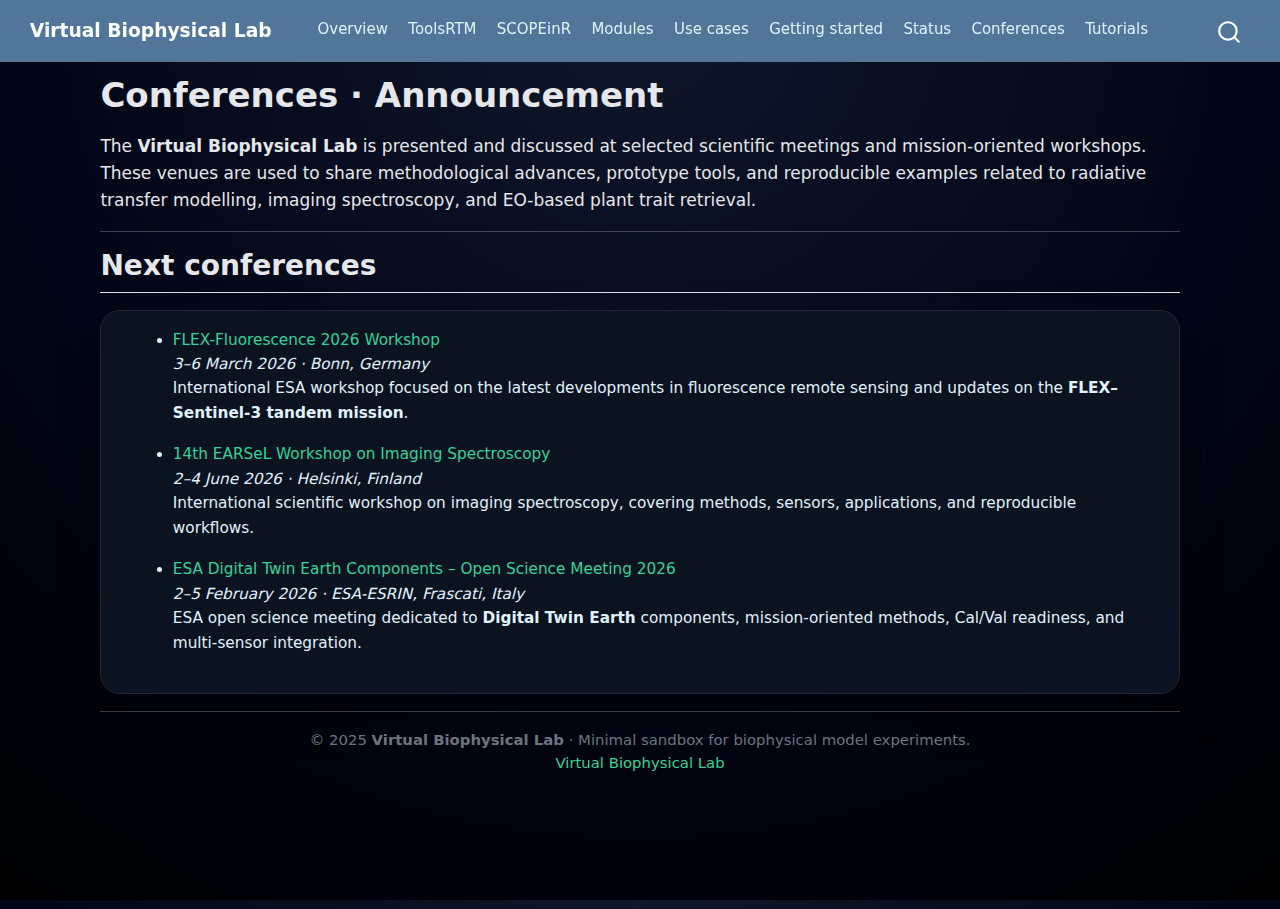
<file: docs-quarto/conferences.html>
<!DOCTYPE html>
<html xmlns="http://www.w3.org/1999/xhtml" lang="en" xml:lang="en"><head>

<meta charset="utf-8">
<meta name="generator" content="quarto-1.7.32">

<meta name="viewport" content="width=device-width, initial-scale=1.0, user-scalable=yes">


<title>Conferences · Announcement – Virtual Biophysical Lab</title>
<style>
code{white-space: pre-wrap;}
span.smallcaps{font-variant: small-caps;}
div.columns{display: flex; gap: min(4vw, 1.5em);}
div.column{flex: auto; overflow-x: auto;}
div.hanging-indent{margin-left: 1.5em; text-indent: -1.5em;}
ul.task-list{list-style: none;}
ul.task-list li input[type="checkbox"] {
  width: 0.8em;
  margin: 0 0.8em 0.2em -1em; /* quarto-specific, see https://github.com/quarto-dev/quarto-cli/issues/4556 */ 
  vertical-align: middle;
}
</style>


<script src="site_libs/quarto-nav/quarto-nav.js"></script>
<script src="site_libs/quarto-nav/headroom.min.js"></script>
<script src="site_libs/clipboard/clipboard.min.js"></script>
<script src="site_libs/quarto-search/autocomplete.umd.js"></script>
<script src="site_libs/quarto-search/fuse.min.js"></script>
<script src="site_libs/quarto-search/quarto-search.js"></script>
<meta name="quarto:offset" content="./">
<script src="site_libs/quarto-html/quarto.js" type="module"></script>
<script src="site_libs/quarto-html/tabsets/tabsets.js" type="module"></script>
<script src="site_libs/quarto-html/popper.min.js"></script>
<script src="site_libs/quarto-html/tippy.umd.min.js"></script>
<script src="site_libs/quarto-html/anchor.min.js"></script>
<link href="site_libs/quarto-html/tippy.css" rel="stylesheet">
<link href="site_libs/quarto-html/quarto-syntax-highlighting-37eea08aefeeee20ff55810ff984fec1.css" rel="stylesheet" id="quarto-text-highlighting-styles">
<script src="site_libs/bootstrap/bootstrap.min.js"></script>
<link href="site_libs/bootstrap/bootstrap-icons.css" rel="stylesheet">
<link href="site_libs/bootstrap/bootstrap-4e08a469d9e50708c93e2cbb69c6acf7.min.css" rel="stylesheet" append-hash="true" id="quarto-bootstrap" data-mode="light">
<script id="quarto-search-options" type="application/json">{
  "location": "navbar",
  "copy-button": false,
  "collapse-after": 3,
  "panel-placement": "end",
  "type": "overlay",
  "limit": 50,
  "keyboard-shortcut": [
    "f",
    "/",
    "s"
  ],
  "show-item-context": false,
  "language": {
    "search-no-results-text": "No results",
    "search-matching-documents-text": "matching documents",
    "search-copy-link-title": "Copy link to search",
    "search-hide-matches-text": "Hide additional matches",
    "search-more-match-text": "more match in this document",
    "search-more-matches-text": "more matches in this document",
    "search-clear-button-title": "Clear",
    "search-text-placeholder": "",
    "search-detached-cancel-button-title": "Cancel",
    "search-submit-button-title": "Submit",
    "search-label": "Search"
  }
}</script>


<link rel="stylesheet" href="styles.css">
</head>

<body class="nav-fixed quarto-light">

<div id="quarto-search-results"></div>
  <header id="quarto-header" class="headroom fixed-top">
    <nav class="navbar navbar-expand-lg " data-bs-theme="dark">
      <div class="navbar-container container-fluid">
      <div class="navbar-brand-container mx-auto">
    <a class="navbar-brand" href="./index.html">
    <span class="navbar-title">Virtual Biophysical Lab</span>
    </a>
  </div>
            <div id="quarto-search" class="" title="Search"></div>
          <button class="navbar-toggler" type="button" data-bs-toggle="collapse" data-bs-target="#navbarCollapse" aria-controls="navbarCollapse" role="menu" aria-expanded="false" aria-label="Toggle navigation" onclick="if (window.quartoToggleHeadroom) { window.quartoToggleHeadroom(); }">
  <span class="navbar-toggler-icon"></span>
</button>
          <div class="collapse navbar-collapse" id="navbarCollapse">
            <ul class="navbar-nav navbar-nav-scroll me-auto">
  <li class="nav-item">
    <a class="nav-link" href="./index.html"> 
<span class="menu-text">Overview</span></a>
  </li>  
  <li class="nav-item">
    <a class="nav-link" href="./toolsrtm.html"> 
<span class="menu-text">ToolsRTM</span></a>
  </li>  
  <li class="nav-item">
    <a class="nav-link" href="./scopeinr.html"> 
<span class="menu-text">SCOPEinR</span></a>
  </li>  
  <li class="nav-item">
    <a class="nav-link" href="./modules.html"> 
<span class="menu-text">Modules</span></a>
  </li>  
  <li class="nav-item">
    <a class="nav-link" href="./use-cases.html"> 
<span class="menu-text">Use cases</span></a>
  </li>  
  <li class="nav-item">
    <a class="nav-link" href="./getting-started.html"> 
<span class="menu-text">Getting started</span></a>
  </li>  
  <li class="nav-item">
    <a class="nav-link" href="./status.html"> 
<span class="menu-text">Status</span></a>
  </li>  
  <li class="nav-item">
    <a class="nav-link active" href="./conferences.html" aria-current="page"> 
<span class="menu-text">Conferences</span></a>
  </li>  
  <li class="nav-item">
    <a class="nav-link" href="./tutorials.html"> 
<span class="menu-text">Tutorials</span></a>
  </li>  
</ul>
          </div> <!-- /navcollapse -->
            <div class="quarto-navbar-tools">
</div>
      </div> <!-- /container-fluid -->
    </nav>
</header>
<!-- content -->
<div id="quarto-content" class="quarto-container page-columns page-rows-contents page-layout-full page-navbar">
<!-- sidebar -->
<!-- margin-sidebar -->
    
<!-- main -->
<main class="content column-page" id="quarto-document-content">

<header id="title-block-header" class="quarto-title-block default">
<div class="quarto-title">
<h1 class="title">Conferences · Announcement</h1>
</div>



<div class="quarto-title-meta column-page">

    
  
    
  </div>
  


</header>


<p>The <strong>Virtual Biophysical Lab</strong> is presented and discussed at selected scientific meetings and mission-oriented workshops. These venues are used to share methodological advances, prototype tools, and reproducible examples related to radiative transfer modelling, imaging spectroscopy, and EO-based plant trait retrieval.</p>
<hr>
<section id="next-conferences" class="level2">
<h2 class="anchored" data-anchor-id="next-conferences">Next conferences</h2>
<div class="vbl-card">
<ul>
<li><p><strong><a href="https://flex-fluorescence-workshop-2026.esa.int/">FLEX-Fluorescence 2026 Workshop</a></strong><br>
<em>3–6 March 2026 · Bonn, Germany</em><br>
International ESA workshop focused on the latest developments in fluorescence remote sensing and updates on the <strong>FLEX–Sentinel-3 tandem mission</strong>.</p></li>
<li><p><strong><a href="https://is.earsel.org/workshop/14-IS-Helsinki2026/">14th EARSeL Workshop on Imaging Spectroscopy</a></strong><br>
<em>2–4 June 2026 · Helsinki, Finland</em><br>
International scientific workshop on imaging spectroscopy, covering methods, sensors, applications, and reproducible workflows.</p></li>
<li><p><strong><a href="https://nikal.eventsair.com/esa-digital-twin-earth-components-open-science-meeting-2026/">ESA Digital Twin Earth Components – Open Science Meeting 2026</a></strong><br>
<em>2–5 February 2026 · ESA-ESRIN, Frascati, Italy</em><br>
ESA open science meeting dedicated to <strong>Digital Twin Earth</strong> components, mission-oriented methods, Cal/Val readiness, and multi-sensor integration.</p></li>
</ul>
</div>
<hr>
<div class="text-center small text-secondary vbl-footer-classic">
<div class="vbl-footer-line">

</div>
<p>© 2025 <strong>Virtual Biophysical Lab</strong> · Minimal sandbox for biophysical model experiments.<br>
<a href="https://ccgcam.github.io/Virtual-Biophysical-Lab/">Virtual Biophysical Lab</a></p>
</div>


</section>

</main> <!-- /main -->
<script id="quarto-html-after-body" type="application/javascript">
  window.document.addEventListener("DOMContentLoaded", function (event) {
    const icon = "";
    const anchorJS = new window.AnchorJS();
    anchorJS.options = {
      placement: 'right',
      icon: icon
    };
    anchorJS.add('.anchored');
    const isCodeAnnotation = (el) => {
      for (const clz of el.classList) {
        if (clz.startsWith('code-annotation-')) {                     
          return true;
        }
      }
      return false;
    }
    const onCopySuccess = function(e) {
      // button target
      const button = e.trigger;
      // don't keep focus
      button.blur();
      // flash "checked"
      button.classList.add('code-copy-button-checked');
      var currentTitle = button.getAttribute("title");
      button.setAttribute("title", "Copied!");
      let tooltip;
      if (window.bootstrap) {
        button.setAttribute("data-bs-toggle", "tooltip");
        button.setAttribute("data-bs-placement", "left");
        button.setAttribute("data-bs-title", "Copied!");
        tooltip = new bootstrap.Tooltip(button, 
          { trigger: "manual", 
            customClass: "code-copy-button-tooltip",
            offset: [0, -8]});
        tooltip.show();    
      }
      setTimeout(function() {
        if (tooltip) {
          tooltip.hide();
          button.removeAttribute("data-bs-title");
          button.removeAttribute("data-bs-toggle");
          button.removeAttribute("data-bs-placement");
        }
        button.setAttribute("title", currentTitle);
        button.classList.remove('code-copy-button-checked');
      }, 1000);
      // clear code selection
      e.clearSelection();
    }
    const getTextToCopy = function(trigger) {
        const codeEl = trigger.previousElementSibling.cloneNode(true);
        for (const childEl of codeEl.children) {
          if (isCodeAnnotation(childEl)) {
            childEl.remove();
          }
        }
        return codeEl.innerText;
    }
    const clipboard = new window.ClipboardJS('.code-copy-button:not([data-in-quarto-modal])', {
      text: getTextToCopy
    });
    clipboard.on('success', onCopySuccess);
    if (window.document.getElementById('quarto-embedded-source-code-modal')) {
      const clipboardModal = new window.ClipboardJS('.code-copy-button[data-in-quarto-modal]', {
        text: getTextToCopy,
        container: window.document.getElementById('quarto-embedded-source-code-modal')
      });
      clipboardModal.on('success', onCopySuccess);
    }
      var localhostRegex = new RegExp(/^(?:http|https):\/\/localhost\:?[0-9]*\//);
      var mailtoRegex = new RegExp(/^mailto:/);
        var filterRegex = new RegExp('/' + window.location.host + '/');
      var isInternal = (href) => {
          return filterRegex.test(href) || localhostRegex.test(href) || mailtoRegex.test(href);
      }
      // Inspect non-navigation links and adorn them if external
     var links = window.document.querySelectorAll('a[href]:not(.nav-link):not(.navbar-brand):not(.toc-action):not(.sidebar-link):not(.sidebar-item-toggle):not(.pagination-link):not(.no-external):not([aria-hidden]):not(.dropdown-item):not(.quarto-navigation-tool):not(.about-link)');
      for (var i=0; i<links.length; i++) {
        const link = links[i];
        if (!isInternal(link.href)) {
          // undo the damage that might have been done by quarto-nav.js in the case of
          // links that we want to consider external
          if (link.dataset.originalHref !== undefined) {
            link.href = link.dataset.originalHref;
          }
        }
      }
    function tippyHover(el, contentFn, onTriggerFn, onUntriggerFn) {
      const config = {
        allowHTML: true,
        maxWidth: 500,
        delay: 100,
        arrow: false,
        appendTo: function(el) {
            return el.parentElement;
        },
        interactive: true,
        interactiveBorder: 10,
        theme: 'quarto',
        placement: 'bottom-start',
      };
      if (contentFn) {
        config.content = contentFn;
      }
      if (onTriggerFn) {
        config.onTrigger = onTriggerFn;
      }
      if (onUntriggerFn) {
        config.onUntrigger = onUntriggerFn;
      }
      window.tippy(el, config); 
    }
    const noterefs = window.document.querySelectorAll('a[role="doc-noteref"]');
    for (var i=0; i<noterefs.length; i++) {
      const ref = noterefs[i];
      tippyHover(ref, function() {
        // use id or data attribute instead here
        let href = ref.getAttribute('data-footnote-href') || ref.getAttribute('href');
        try { href = new URL(href).hash; } catch {}
        const id = href.replace(/^#\/?/, "");
        const note = window.document.getElementById(id);
        if (note) {
          return note.innerHTML;
        } else {
          return "";
        }
      });
    }
    const xrefs = window.document.querySelectorAll('a.quarto-xref');
    const processXRef = (id, note) => {
      // Strip column container classes
      const stripColumnClz = (el) => {
        el.classList.remove("page-full", "page-columns");
        if (el.children) {
          for (const child of el.children) {
            stripColumnClz(child);
          }
        }
      }
      stripColumnClz(note)
      if (id === null || id.startsWith('sec-')) {
        // Special case sections, only their first couple elements
        const container = document.createElement("div");
        if (note.children && note.children.length > 2) {
          container.appendChild(note.children[0].cloneNode(true));
          for (let i = 1; i < note.children.length; i++) {
            const child = note.children[i];
            if (child.tagName === "P" && child.innerText === "") {
              continue;
            } else {
              container.appendChild(child.cloneNode(true));
              break;
            }
          }
          if (window.Quarto?.typesetMath) {
            window.Quarto.typesetMath(container);
          }
          return container.innerHTML
        } else {
          if (window.Quarto?.typesetMath) {
            window.Quarto.typesetMath(note);
          }
          return note.innerHTML;
        }
      } else {
        // Remove any anchor links if they are present
        const anchorLink = note.querySelector('a.anchorjs-link');
        if (anchorLink) {
          anchorLink.remove();
        }
        if (window.Quarto?.typesetMath) {
          window.Quarto.typesetMath(note);
        }
        if (note.classList.contains("callout")) {
          return note.outerHTML;
        } else {
          return note.innerHTML;
        }
      }
    }
    for (var i=0; i<xrefs.length; i++) {
      const xref = xrefs[i];
      tippyHover(xref, undefined, function(instance) {
        instance.disable();
        let url = xref.getAttribute('href');
        let hash = undefined; 
        if (url.startsWith('#')) {
          hash = url;
        } else {
          try { hash = new URL(url).hash; } catch {}
        }
        if (hash) {
          const id = hash.replace(/^#\/?/, "");
          const note = window.document.getElementById(id);
          if (note !== null) {
            try {
              const html = processXRef(id, note.cloneNode(true));
              instance.setContent(html);
            } finally {
              instance.enable();
              instance.show();
            }
          } else {
            // See if we can fetch this
            fetch(url.split('#')[0])
            .then(res => res.text())
            .then(html => {
              const parser = new DOMParser();
              const htmlDoc = parser.parseFromString(html, "text/html");
              const note = htmlDoc.getElementById(id);
              if (note !== null) {
                const html = processXRef(id, note);
                instance.setContent(html);
              } 
            }).finally(() => {
              instance.enable();
              instance.show();
            });
          }
        } else {
          // See if we can fetch a full url (with no hash to target)
          // This is a special case and we should probably do some content thinning / targeting
          fetch(url)
          .then(res => res.text())
          .then(html => {
            const parser = new DOMParser();
            const htmlDoc = parser.parseFromString(html, "text/html");
            const note = htmlDoc.querySelector('main.content');
            if (note !== null) {
              // This should only happen for chapter cross references
              // (since there is no id in the URL)
              // remove the first header
              if (note.children.length > 0 && note.children[0].tagName === "HEADER") {
                note.children[0].remove();
              }
              const html = processXRef(null, note);
              instance.setContent(html);
            } 
          }).finally(() => {
            instance.enable();
            instance.show();
          });
        }
      }, function(instance) {
      });
    }
        let selectedAnnoteEl;
        const selectorForAnnotation = ( cell, annotation) => {
          let cellAttr = 'data-code-cell="' + cell + '"';
          let lineAttr = 'data-code-annotation="' +  annotation + '"';
          const selector = 'span[' + cellAttr + '][' + lineAttr + ']';
          return selector;
        }
        const selectCodeLines = (annoteEl) => {
          const doc = window.document;
          const targetCell = annoteEl.getAttribute("data-target-cell");
          const targetAnnotation = annoteEl.getAttribute("data-target-annotation");
          const annoteSpan = window.document.querySelector(selectorForAnnotation(targetCell, targetAnnotation));
          const lines = annoteSpan.getAttribute("data-code-lines").split(",");
          const lineIds = lines.map((line) => {
            return targetCell + "-" + line;
          })
          let top = null;
          let height = null;
          let parent = null;
          if (lineIds.length > 0) {
              //compute the position of the single el (top and bottom and make a div)
              const el = window.document.getElementById(lineIds[0]);
              top = el.offsetTop;
              height = el.offsetHeight;
              parent = el.parentElement.parentElement;
            if (lineIds.length > 1) {
              const lastEl = window.document.getElementById(lineIds[lineIds.length - 1]);
              const bottom = lastEl.offsetTop + lastEl.offsetHeight;
              height = bottom - top;
            }
            if (top !== null && height !== null && parent !== null) {
              // cook up a div (if necessary) and position it 
              let div = window.document.getElementById("code-annotation-line-highlight");
              if (div === null) {
                div = window.document.createElement("div");
                div.setAttribute("id", "code-annotation-line-highlight");
                div.style.position = 'absolute';
                parent.appendChild(div);
              }
              div.style.top = top - 2 + "px";
              div.style.height = height + 4 + "px";
              div.style.left = 0;
              let gutterDiv = window.document.getElementById("code-annotation-line-highlight-gutter");
              if (gutterDiv === null) {
                gutterDiv = window.document.createElement("div");
                gutterDiv.setAttribute("id", "code-annotation-line-highlight-gutter");
                gutterDiv.style.position = 'absolute';
                const codeCell = window.document.getElementById(targetCell);
                const gutter = codeCell.querySelector('.code-annotation-gutter');
                gutter.appendChild(gutterDiv);
              }
              gutterDiv.style.top = top - 2 + "px";
              gutterDiv.style.height = height + 4 + "px";
            }
            selectedAnnoteEl = annoteEl;
          }
        };
        const unselectCodeLines = () => {
          const elementsIds = ["code-annotation-line-highlight", "code-annotation-line-highlight-gutter"];
          elementsIds.forEach((elId) => {
            const div = window.document.getElementById(elId);
            if (div) {
              div.remove();
            }
          });
          selectedAnnoteEl = undefined;
        };
          // Handle positioning of the toggle
      window.addEventListener(
        "resize",
        throttle(() => {
          elRect = undefined;
          if (selectedAnnoteEl) {
            selectCodeLines(selectedAnnoteEl);
          }
        }, 10)
      );
      function throttle(fn, ms) {
      let throttle = false;
      let timer;
        return (...args) => {
          if(!throttle) { // first call gets through
              fn.apply(this, args);
              throttle = true;
          } else { // all the others get throttled
              if(timer) clearTimeout(timer); // cancel #2
              timer = setTimeout(() => {
                fn.apply(this, args);
                timer = throttle = false;
              }, ms);
          }
        };
      }
        // Attach click handler to the DT
        const annoteDls = window.document.querySelectorAll('dt[data-target-cell]');
        for (const annoteDlNode of annoteDls) {
          annoteDlNode.addEventListener('click', (event) => {
            const clickedEl = event.target;
            if (clickedEl !== selectedAnnoteEl) {
              unselectCodeLines();
              const activeEl = window.document.querySelector('dt[data-target-cell].code-annotation-active');
              if (activeEl) {
                activeEl.classList.remove('code-annotation-active');
              }
              selectCodeLines(clickedEl);
              clickedEl.classList.add('code-annotation-active');
            } else {
              // Unselect the line
              unselectCodeLines();
              clickedEl.classList.remove('code-annotation-active');
            }
          });
        }
    const findCites = (el) => {
      const parentEl = el.parentElement;
      if (parentEl) {
        const cites = parentEl.dataset.cites;
        if (cites) {
          return {
            el,
            cites: cites.split(' ')
          };
        } else {
          return findCites(el.parentElement)
        }
      } else {
        return undefined;
      }
    };
    var bibliorefs = window.document.querySelectorAll('a[role="doc-biblioref"]');
    for (var i=0; i<bibliorefs.length; i++) {
      const ref = bibliorefs[i];
      const citeInfo = findCites(ref);
      if (citeInfo) {
        tippyHover(citeInfo.el, function() {
          var popup = window.document.createElement('div');
          citeInfo.cites.forEach(function(cite) {
            var citeDiv = window.document.createElement('div');
            citeDiv.classList.add('hanging-indent');
            citeDiv.classList.add('csl-entry');
            var biblioDiv = window.document.getElementById('ref-' + cite);
            if (biblioDiv) {
              citeDiv.innerHTML = biblioDiv.innerHTML;
            }
            popup.appendChild(citeDiv);
          });
          return popup.innerHTML;
        });
      }
    }
  });
  </script>
</div> <!-- /content -->




</body></html>
</file>
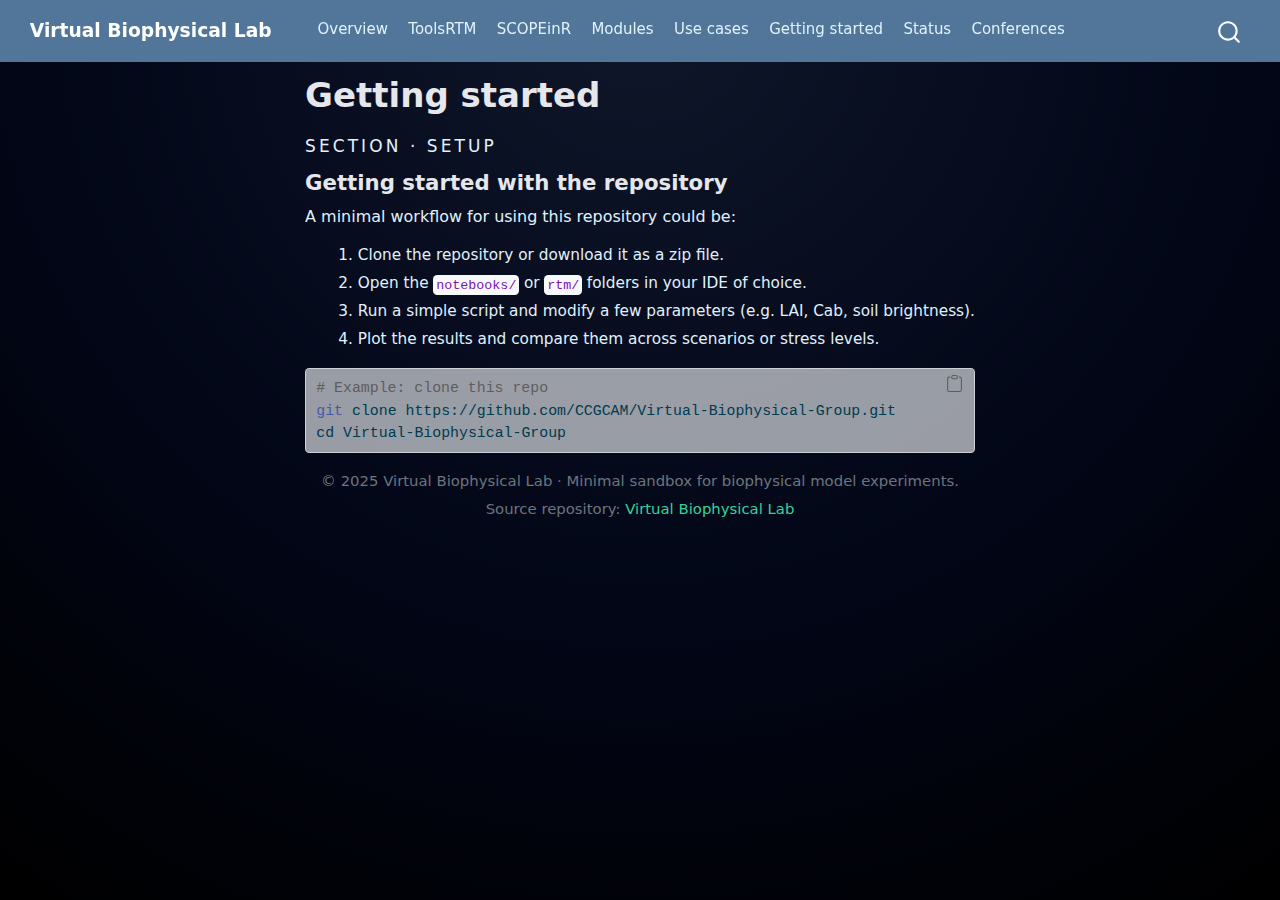
<file: docs-quarto/getting-started.html>
<!DOCTYPE html>
<html xmlns="http://www.w3.org/1999/xhtml" lang="en" xml:lang="en"><head>

<meta charset="utf-8">
<meta name="generator" content="quarto-1.7.32">

<meta name="viewport" content="width=device-width, initial-scale=1.0, user-scalable=yes">


<title>Getting started – Virtual Biophysical Lab</title>
<style>
code{white-space: pre-wrap;}
span.smallcaps{font-variant: small-caps;}
div.columns{display: flex; gap: min(4vw, 1.5em);}
div.column{flex: auto; overflow-x: auto;}
div.hanging-indent{margin-left: 1.5em; text-indent: -1.5em;}
ul.task-list{list-style: none;}
ul.task-list li input[type="checkbox"] {
  width: 0.8em;
  margin: 0 0.8em 0.2em -1em; /* quarto-specific, see https://github.com/quarto-dev/quarto-cli/issues/4556 */ 
  vertical-align: middle;
}
/* CSS for syntax highlighting */
html { -webkit-text-size-adjust: 100%; }
pre > code.sourceCode { white-space: pre; position: relative; }
pre > code.sourceCode > span { display: inline-block; line-height: 1.25; }
pre > code.sourceCode > span:empty { height: 1.2em; }
.sourceCode { overflow: visible; }
code.sourceCode > span { color: inherit; text-decoration: inherit; }
div.sourceCode { margin: 1em 0; }
pre.sourceCode { margin: 0; }
@media screen {
div.sourceCode { overflow: auto; }
}
@media print {
pre > code.sourceCode { white-space: pre-wrap; }
pre > code.sourceCode > span { text-indent: -5em; padding-left: 5em; }
}
pre.numberSource code
  { counter-reset: source-line 0; }
pre.numberSource code > span
  { position: relative; left: -4em; counter-increment: source-line; }
pre.numberSource code > span > a:first-child::before
  { content: counter(source-line);
    position: relative; left: -1em; text-align: right; vertical-align: baseline;
    border: none; display: inline-block;
    -webkit-touch-callout: none; -webkit-user-select: none;
    -khtml-user-select: none; -moz-user-select: none;
    -ms-user-select: none; user-select: none;
    padding: 0 4px; width: 4em;
  }
pre.numberSource { margin-left: 3em;  padding-left: 4px; }
div.sourceCode
  {   }
@media screen {
pre > code.sourceCode > span > a:first-child::before { text-decoration: underline; }
}
</style>


<script src="site_libs/quarto-nav/quarto-nav.js"></script>
<script src="site_libs/quarto-nav/headroom.min.js"></script>
<script src="site_libs/clipboard/clipboard.min.js"></script>
<script src="site_libs/quarto-search/autocomplete.umd.js"></script>
<script src="site_libs/quarto-search/fuse.min.js"></script>
<script src="site_libs/quarto-search/quarto-search.js"></script>
<meta name="quarto:offset" content="./">
<script src="site_libs/quarto-html/quarto.js" type="module"></script>
<script src="site_libs/quarto-html/tabsets/tabsets.js" type="module"></script>
<script src="site_libs/quarto-html/popper.min.js"></script>
<script src="site_libs/quarto-html/tippy.umd.min.js"></script>
<script src="site_libs/quarto-html/anchor.min.js"></script>
<link href="site_libs/quarto-html/tippy.css" rel="stylesheet">
<link href="site_libs/quarto-html/quarto-syntax-highlighting-37eea08aefeeee20ff55810ff984fec1.css" rel="stylesheet" id="quarto-text-highlighting-styles">
<script src="site_libs/bootstrap/bootstrap.min.js"></script>
<link href="site_libs/bootstrap/bootstrap-icons.css" rel="stylesheet">
<link href="site_libs/bootstrap/bootstrap-4e08a469d9e50708c93e2cbb69c6acf7.min.css" rel="stylesheet" append-hash="true" id="quarto-bootstrap" data-mode="light">
<script id="quarto-search-options" type="application/json">{
  "location": "navbar",
  "copy-button": false,
  "collapse-after": 3,
  "panel-placement": "end",
  "type": "overlay",
  "limit": 50,
  "keyboard-shortcut": [
    "f",
    "/",
    "s"
  ],
  "show-item-context": false,
  "language": {
    "search-no-results-text": "No results",
    "search-matching-documents-text": "matching documents",
    "search-copy-link-title": "Copy link to search",
    "search-hide-matches-text": "Hide additional matches",
    "search-more-match-text": "more match in this document",
    "search-more-matches-text": "more matches in this document",
    "search-clear-button-title": "Clear",
    "search-text-placeholder": "",
    "search-detached-cancel-button-title": "Cancel",
    "search-submit-button-title": "Submit",
    "search-label": "Search"
  }
}</script>


<link rel="stylesheet" href="styles.css">
</head>

<body class="nav-fixed quarto-light">

<div id="quarto-search-results"></div>
  <header id="quarto-header" class="headroom fixed-top">
    <nav class="navbar navbar-expand-lg " data-bs-theme="dark">
      <div class="navbar-container container-fluid">
      <div class="navbar-brand-container mx-auto">
    <a class="navbar-brand" href="./index.html">
    <span class="navbar-title">Virtual Biophysical Lab</span>
    </a>
  </div>
            <div id="quarto-search" class="" title="Search"></div>
          <button class="navbar-toggler" type="button" data-bs-toggle="collapse" data-bs-target="#navbarCollapse" aria-controls="navbarCollapse" role="menu" aria-expanded="false" aria-label="Toggle navigation" onclick="if (window.quartoToggleHeadroom) { window.quartoToggleHeadroom(); }">
  <span class="navbar-toggler-icon"></span>
</button>
          <div class="collapse navbar-collapse" id="navbarCollapse">
            <ul class="navbar-nav navbar-nav-scroll me-auto">
  <li class="nav-item">
    <a class="nav-link" href="./index.html"> 
<span class="menu-text">Overview</span></a>
  </li>  
  <li class="nav-item">
    <a class="nav-link" href="./toolsrtm.html"> 
<span class="menu-text">ToolsRTM</span></a>
  </li>  
  <li class="nav-item">
    <a class="nav-link" href="./scopeinr.html"> 
<span class="menu-text">SCOPEinR</span></a>
  </li>  
  <li class="nav-item">
    <a class="nav-link" href="./modules.html"> 
<span class="menu-text">Modules</span></a>
  </li>  
  <li class="nav-item">
    <a class="nav-link" href="./use-cases.html"> 
<span class="menu-text">Use cases</span></a>
  </li>  
  <li class="nav-item">
    <a class="nav-link active" href="./getting-started.html" aria-current="page"> 
<span class="menu-text">Getting started</span></a>
  </li>  
  <li class="nav-item">
    <a class="nav-link" href="./status.html"> 
<span class="menu-text">Status</span></a>
  </li>  
  <li class="nav-item">
    <a class="nav-link" href="./conferences.html"> 
<span class="menu-text">Conferences</span></a>
  </li>  
</ul>
          </div> <!-- /navcollapse -->
            <div class="quarto-navbar-tools">
</div>
      </div> <!-- /container-fluid -->
    </nav>
</header>
<!-- content -->
<div id="quarto-content" class="quarto-container page-columns page-rows-contents page-layout-full page-navbar">
<!-- sidebar -->
<!-- margin-sidebar -->
    
<!-- main -->
<main class="content column-page" id="quarto-document-content">

<header id="title-block-header" class="quarto-title-block default">
<div class="quarto-title">
<h1 class="title">Getting started</h1>
</div>



<div class="quarto-title-meta column-page">

    
  
    
  </div>
  


</header>


<section id="getting-started">
<div class="section-label">
Section · Setup
</div>
<div class="section-title-strong">
Getting started with the repository
</div>
<p class="section-intro">
A minimal workflow for using this repository could be:
</p>
<ol>
<li>
Clone the repository or download it as a zip file.
</li>
<li>
Open the <code>notebooks/</code> or <code>rtm/</code> folders in your IDE of choice.
</li>
<li>
Run a simple script and modify a few parameters (e.g.&nbsp;LAI, Cab, soil brightness).
</li>
<li>
Plot the results and compare them across scenarios or stress levels.
</li>
</ol>
<div class="sourceCode" id="cb1"><pre class="sourceCode bash code-with-copy"><code class="sourceCode bash"><span id="cb1-1"><a href="#cb1-1" aria-hidden="true" tabindex="-1"></a><span class="co"># Example: clone this repo</span></span>
<span id="cb1-2"><a href="#cb1-2" aria-hidden="true" tabindex="-1"></a><span class="fu">git</span> clone https://github.com/CCGCAM/Virtual-Biophysical-Group.git</span>
<span id="cb1-3"><a href="#cb1-3" aria-hidden="true" tabindex="-1"></a><span class="bu">cd</span> Virtual-Biophysical-Group</span></code><button title="Copy to Clipboard" class="code-copy-button"><i class="bi"></i></button></pre></div>
<div class="text-center small text-secondary vbl-footer-classic">
<div class="vbl-footer-line">

</div>
<p class="mb-1">
© 2025 Virtual Biophysical Lab · Minimal sandbox for biophysical model experiments.
</p>
<p class="mb-0">
Source repository: <a href="https://ccgcam.github.io/Virtual-Biophysical-Lab/" target="_blank" rel="noopener"> Virtual Biophysical Lab </a>
</p>
</div>
</section>



</main> <!-- /main -->
<script id="quarto-html-after-body" type="application/javascript">
  window.document.addEventListener("DOMContentLoaded", function (event) {
    const icon = "";
    const anchorJS = new window.AnchorJS();
    anchorJS.options = {
      placement: 'right',
      icon: icon
    };
    anchorJS.add('.anchored');
    const isCodeAnnotation = (el) => {
      for (const clz of el.classList) {
        if (clz.startsWith('code-annotation-')) {                     
          return true;
        }
      }
      return false;
    }
    const onCopySuccess = function(e) {
      // button target
      const button = e.trigger;
      // don't keep focus
      button.blur();
      // flash "checked"
      button.classList.add('code-copy-button-checked');
      var currentTitle = button.getAttribute("title");
      button.setAttribute("title", "Copied!");
      let tooltip;
      if (window.bootstrap) {
        button.setAttribute("data-bs-toggle", "tooltip");
        button.setAttribute("data-bs-placement", "left");
        button.setAttribute("data-bs-title", "Copied!");
        tooltip = new bootstrap.Tooltip(button, 
          { trigger: "manual", 
            customClass: "code-copy-button-tooltip",
            offset: [0, -8]});
        tooltip.show();    
      }
      setTimeout(function() {
        if (tooltip) {
          tooltip.hide();
          button.removeAttribute("data-bs-title");
          button.removeAttribute("data-bs-toggle");
          button.removeAttribute("data-bs-placement");
        }
        button.setAttribute("title", currentTitle);
        button.classList.remove('code-copy-button-checked');
      }, 1000);
      // clear code selection
      e.clearSelection();
    }
    const getTextToCopy = function(trigger) {
        const codeEl = trigger.previousElementSibling.cloneNode(true);
        for (const childEl of codeEl.children) {
          if (isCodeAnnotation(childEl)) {
            childEl.remove();
          }
        }
        return codeEl.innerText;
    }
    const clipboard = new window.ClipboardJS('.code-copy-button:not([data-in-quarto-modal])', {
      text: getTextToCopy
    });
    clipboard.on('success', onCopySuccess);
    if (window.document.getElementById('quarto-embedded-source-code-modal')) {
      const clipboardModal = new window.ClipboardJS('.code-copy-button[data-in-quarto-modal]', {
        text: getTextToCopy,
        container: window.document.getElementById('quarto-embedded-source-code-modal')
      });
      clipboardModal.on('success', onCopySuccess);
    }
      var localhostRegex = new RegExp(/^(?:http|https):\/\/localhost\:?[0-9]*\//);
      var mailtoRegex = new RegExp(/^mailto:/);
        var filterRegex = new RegExp('/' + window.location.host + '/');
      var isInternal = (href) => {
          return filterRegex.test(href) || localhostRegex.test(href) || mailtoRegex.test(href);
      }
      // Inspect non-navigation links and adorn them if external
     var links = window.document.querySelectorAll('a[href]:not(.nav-link):not(.navbar-brand):not(.toc-action):not(.sidebar-link):not(.sidebar-item-toggle):not(.pagination-link):not(.no-external):not([aria-hidden]):not(.dropdown-item):not(.quarto-navigation-tool):not(.about-link)');
      for (var i=0; i<links.length; i++) {
        const link = links[i];
        if (!isInternal(link.href)) {
          // undo the damage that might have been done by quarto-nav.js in the case of
          // links that we want to consider external
          if (link.dataset.originalHref !== undefined) {
            link.href = link.dataset.originalHref;
          }
        }
      }
    function tippyHover(el, contentFn, onTriggerFn, onUntriggerFn) {
      const config = {
        allowHTML: true,
        maxWidth: 500,
        delay: 100,
        arrow: false,
        appendTo: function(el) {
            return el.parentElement;
        },
        interactive: true,
        interactiveBorder: 10,
        theme: 'quarto',
        placement: 'bottom-start',
      };
      if (contentFn) {
        config.content = contentFn;
      }
      if (onTriggerFn) {
        config.onTrigger = onTriggerFn;
      }
      if (onUntriggerFn) {
        config.onUntrigger = onUntriggerFn;
      }
      window.tippy(el, config); 
    }
    const noterefs = window.document.querySelectorAll('a[role="doc-noteref"]');
    for (var i=0; i<noterefs.length; i++) {
      const ref = noterefs[i];
      tippyHover(ref, function() {
        // use id or data attribute instead here
        let href = ref.getAttribute('data-footnote-href') || ref.getAttribute('href');
        try { href = new URL(href).hash; } catch {}
        const id = href.replace(/^#\/?/, "");
        const note = window.document.getElementById(id);
        if (note) {
          return note.innerHTML;
        } else {
          return "";
        }
      });
    }
    const xrefs = window.document.querySelectorAll('a.quarto-xref');
    const processXRef = (id, note) => {
      // Strip column container classes
      const stripColumnClz = (el) => {
        el.classList.remove("page-full", "page-columns");
        if (el.children) {
          for (const child of el.children) {
            stripColumnClz(child);
          }
        }
      }
      stripColumnClz(note)
      if (id === null || id.startsWith('sec-')) {
        // Special case sections, only their first couple elements
        const container = document.createElement("div");
        if (note.children && note.children.length > 2) {
          container.appendChild(note.children[0].cloneNode(true));
          for (let i = 1; i < note.children.length; i++) {
            const child = note.children[i];
            if (child.tagName === "P" && child.innerText === "") {
              continue;
            } else {
              container.appendChild(child.cloneNode(true));
              break;
            }
          }
          if (window.Quarto?.typesetMath) {
            window.Quarto.typesetMath(container);
          }
          return container.innerHTML
        } else {
          if (window.Quarto?.typesetMath) {
            window.Quarto.typesetMath(note);
          }
          return note.innerHTML;
        }
      } else {
        // Remove any anchor links if they are present
        const anchorLink = note.querySelector('a.anchorjs-link');
        if (anchorLink) {
          anchorLink.remove();
        }
        if (window.Quarto?.typesetMath) {
          window.Quarto.typesetMath(note);
        }
        if (note.classList.contains("callout")) {
          return note.outerHTML;
        } else {
          return note.innerHTML;
        }
      }
    }
    for (var i=0; i<xrefs.length; i++) {
      const xref = xrefs[i];
      tippyHover(xref, undefined, function(instance) {
        instance.disable();
        let url = xref.getAttribute('href');
        let hash = undefined; 
        if (url.startsWith('#')) {
          hash = url;
        } else {
          try { hash = new URL(url).hash; } catch {}
        }
        if (hash) {
          const id = hash.replace(/^#\/?/, "");
          const note = window.document.getElementById(id);
          if (note !== null) {
            try {
              const html = processXRef(id, note.cloneNode(true));
              instance.setContent(html);
            } finally {
              instance.enable();
              instance.show();
            }
          } else {
            // See if we can fetch this
            fetch(url.split('#')[0])
            .then(res => res.text())
            .then(html => {
              const parser = new DOMParser();
              const htmlDoc = parser.parseFromString(html, "text/html");
              const note = htmlDoc.getElementById(id);
              if (note !== null) {
                const html = processXRef(id, note);
                instance.setContent(html);
              } 
            }).finally(() => {
              instance.enable();
              instance.show();
            });
          }
        } else {
          // See if we can fetch a full url (with no hash to target)
          // This is a special case and we should probably do some content thinning / targeting
          fetch(url)
          .then(res => res.text())
          .then(html => {
            const parser = new DOMParser();
            const htmlDoc = parser.parseFromString(html, "text/html");
            const note = htmlDoc.querySelector('main.content');
            if (note !== null) {
              // This should only happen for chapter cross references
              // (since there is no id in the URL)
              // remove the first header
              if (note.children.length > 0 && note.children[0].tagName === "HEADER") {
                note.children[0].remove();
              }
              const html = processXRef(null, note);
              instance.setContent(html);
            } 
          }).finally(() => {
            instance.enable();
            instance.show();
          });
        }
      }, function(instance) {
      });
    }
        let selectedAnnoteEl;
        const selectorForAnnotation = ( cell, annotation) => {
          let cellAttr = 'data-code-cell="' + cell + '"';
          let lineAttr = 'data-code-annotation="' +  annotation + '"';
          const selector = 'span[' + cellAttr + '][' + lineAttr + ']';
          return selector;
        }
        const selectCodeLines = (annoteEl) => {
          const doc = window.document;
          const targetCell = annoteEl.getAttribute("data-target-cell");
          const targetAnnotation = annoteEl.getAttribute("data-target-annotation");
          const annoteSpan = window.document.querySelector(selectorForAnnotation(targetCell, targetAnnotation));
          const lines = annoteSpan.getAttribute("data-code-lines").split(",");
          const lineIds = lines.map((line) => {
            return targetCell + "-" + line;
          })
          let top = null;
          let height = null;
          let parent = null;
          if (lineIds.length > 0) {
              //compute the position of the single el (top and bottom and make a div)
              const el = window.document.getElementById(lineIds[0]);
              top = el.offsetTop;
              height = el.offsetHeight;
              parent = el.parentElement.parentElement;
            if (lineIds.length > 1) {
              const lastEl = window.document.getElementById(lineIds[lineIds.length - 1]);
              const bottom = lastEl.offsetTop + lastEl.offsetHeight;
              height = bottom - top;
            }
            if (top !== null && height !== null && parent !== null) {
              // cook up a div (if necessary) and position it 
              let div = window.document.getElementById("code-annotation-line-highlight");
              if (div === null) {
                div = window.document.createElement("div");
                div.setAttribute("id", "code-annotation-line-highlight");
                div.style.position = 'absolute';
                parent.appendChild(div);
              }
              div.style.top = top - 2 + "px";
              div.style.height = height + 4 + "px";
              div.style.left = 0;
              let gutterDiv = window.document.getElementById("code-annotation-line-highlight-gutter");
              if (gutterDiv === null) {
                gutterDiv = window.document.createElement("div");
                gutterDiv.setAttribute("id", "code-annotation-line-highlight-gutter");
                gutterDiv.style.position = 'absolute';
                const codeCell = window.document.getElementById(targetCell);
                const gutter = codeCell.querySelector('.code-annotation-gutter');
                gutter.appendChild(gutterDiv);
              }
              gutterDiv.style.top = top - 2 + "px";
              gutterDiv.style.height = height + 4 + "px";
            }
            selectedAnnoteEl = annoteEl;
          }
        };
        const unselectCodeLines = () => {
          const elementsIds = ["code-annotation-line-highlight", "code-annotation-line-highlight-gutter"];
          elementsIds.forEach((elId) => {
            const div = window.document.getElementById(elId);
            if (div) {
              div.remove();
            }
          });
          selectedAnnoteEl = undefined;
        };
          // Handle positioning of the toggle
      window.addEventListener(
        "resize",
        throttle(() => {
          elRect = undefined;
          if (selectedAnnoteEl) {
            selectCodeLines(selectedAnnoteEl);
          }
        }, 10)
      );
      function throttle(fn, ms) {
      let throttle = false;
      let timer;
        return (...args) => {
          if(!throttle) { // first call gets through
              fn.apply(this, args);
              throttle = true;
          } else { // all the others get throttled
              if(timer) clearTimeout(timer); // cancel #2
              timer = setTimeout(() => {
                fn.apply(this, args);
                timer = throttle = false;
              }, ms);
          }
        };
      }
        // Attach click handler to the DT
        const annoteDls = window.document.querySelectorAll('dt[data-target-cell]');
        for (const annoteDlNode of annoteDls) {
          annoteDlNode.addEventListener('click', (event) => {
            const clickedEl = event.target;
            if (clickedEl !== selectedAnnoteEl) {
              unselectCodeLines();
              const activeEl = window.document.querySelector('dt[data-target-cell].code-annotation-active');
              if (activeEl) {
                activeEl.classList.remove('code-annotation-active');
              }
              selectCodeLines(clickedEl);
              clickedEl.classList.add('code-annotation-active');
            } else {
              // Unselect the line
              unselectCodeLines();
              clickedEl.classList.remove('code-annotation-active');
            }
          });
        }
    const findCites = (el) => {
      const parentEl = el.parentElement;
      if (parentEl) {
        const cites = parentEl.dataset.cites;
        if (cites) {
          return {
            el,
            cites: cites.split(' ')
          };
        } else {
          return findCites(el.parentElement)
        }
      } else {
        return undefined;
      }
    };
    var bibliorefs = window.document.querySelectorAll('a[role="doc-biblioref"]');
    for (var i=0; i<bibliorefs.length; i++) {
      const ref = bibliorefs[i];
      const citeInfo = findCites(ref);
      if (citeInfo) {
        tippyHover(citeInfo.el, function() {
          var popup = window.document.createElement('div');
          citeInfo.cites.forEach(function(cite) {
            var citeDiv = window.document.createElement('div');
            citeDiv.classList.add('hanging-indent');
            citeDiv.classList.add('csl-entry');
            var biblioDiv = window.document.getElementById('ref-' + cite);
            if (biblioDiv) {
              citeDiv.innerHTML = biblioDiv.innerHTML;
            }
            popup.appendChild(citeDiv);
          });
          return popup.innerHTML;
        });
      }
    }
  });
  </script>
</div> <!-- /content -->




</body></html>
</file>
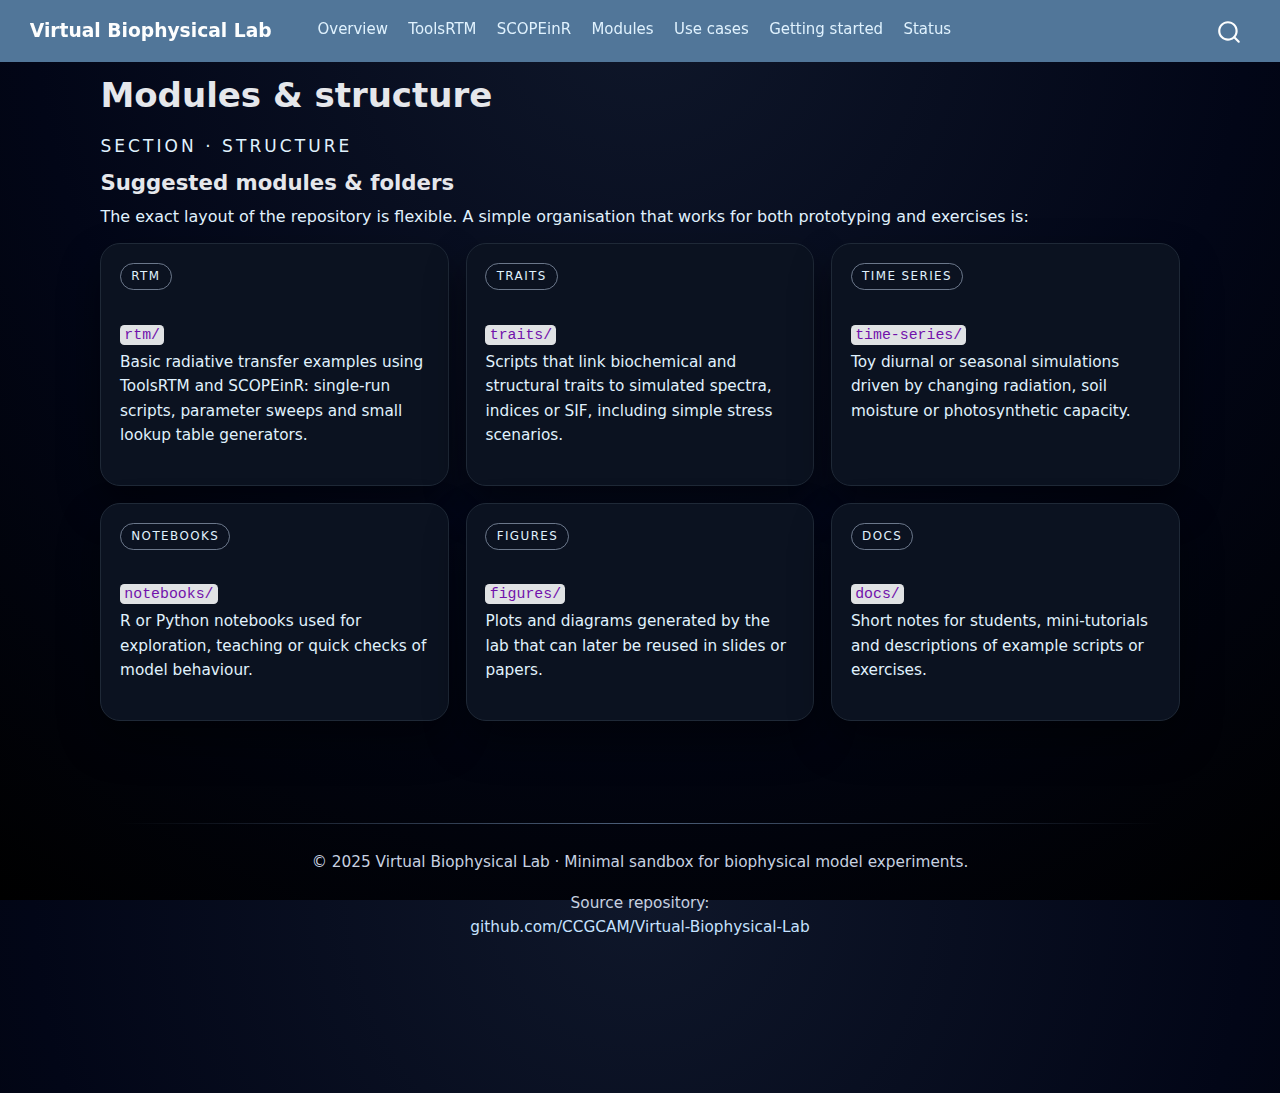
<file: docs-quarto/modules.html>
<!DOCTYPE html>
<html xmlns="http://www.w3.org/1999/xhtml" lang="en" xml:lang="en"><head>

<meta charset="utf-8">
<meta name="generator" content="quarto-1.7.32">

<meta name="viewport" content="width=device-width, initial-scale=1.0, user-scalable=yes">


<title>Modules &amp; structure – Virtual Biophysical Lab</title>
<style>
code{white-space: pre-wrap;}
span.smallcaps{font-variant: small-caps;}
div.columns{display: flex; gap: min(4vw, 1.5em);}
div.column{flex: auto; overflow-x: auto;}
div.hanging-indent{margin-left: 1.5em; text-indent: -1.5em;}
ul.task-list{list-style: none;}
ul.task-list li input[type="checkbox"] {
  width: 0.8em;
  margin: 0 0.8em 0.2em -1em; /* quarto-specific, see https://github.com/quarto-dev/quarto-cli/issues/4556 */ 
  vertical-align: middle;
}
</style>


<script src="site_libs/quarto-nav/quarto-nav.js"></script>
<script src="site_libs/quarto-nav/headroom.min.js"></script>
<script src="site_libs/clipboard/clipboard.min.js"></script>
<script src="site_libs/quarto-search/autocomplete.umd.js"></script>
<script src="site_libs/quarto-search/fuse.min.js"></script>
<script src="site_libs/quarto-search/quarto-search.js"></script>
<meta name="quarto:offset" content="./">
<script src="site_libs/quarto-html/quarto.js" type="module"></script>
<script src="site_libs/quarto-html/tabsets/tabsets.js" type="module"></script>
<script src="site_libs/quarto-html/popper.min.js"></script>
<script src="site_libs/quarto-html/tippy.umd.min.js"></script>
<script src="site_libs/quarto-html/anchor.min.js"></script>
<link href="site_libs/quarto-html/tippy.css" rel="stylesheet">
<link href="site_libs/quarto-html/quarto-syntax-highlighting-37eea08aefeeee20ff55810ff984fec1.css" rel="stylesheet" id="quarto-text-highlighting-styles">
<script src="site_libs/bootstrap/bootstrap.min.js"></script>
<link href="site_libs/bootstrap/bootstrap-icons.css" rel="stylesheet">
<link href="site_libs/bootstrap/bootstrap-4e08a469d9e50708c93e2cbb69c6acf7.min.css" rel="stylesheet" append-hash="true" id="quarto-bootstrap" data-mode="light">
<script id="quarto-search-options" type="application/json">{
  "location": "navbar",
  "copy-button": false,
  "collapse-after": 3,
  "panel-placement": "end",
  "type": "overlay",
  "limit": 50,
  "keyboard-shortcut": [
    "f",
    "/",
    "s"
  ],
  "show-item-context": false,
  "language": {
    "search-no-results-text": "No results",
    "search-matching-documents-text": "matching documents",
    "search-copy-link-title": "Copy link to search",
    "search-hide-matches-text": "Hide additional matches",
    "search-more-match-text": "more match in this document",
    "search-more-matches-text": "more matches in this document",
    "search-clear-button-title": "Clear",
    "search-text-placeholder": "",
    "search-detached-cancel-button-title": "Cancel",
    "search-submit-button-title": "Submit",
    "search-label": "Search"
  }
}</script>


<link rel="stylesheet" href="styles.css">
</head>

<body class="nav-fixed quarto-light">

<div id="quarto-search-results"></div>
  <header id="quarto-header" class="headroom fixed-top">
    <nav class="navbar navbar-expand-lg " data-bs-theme="dark">
      <div class="navbar-container container-fluid">
      <div class="navbar-brand-container mx-auto">
    <a class="navbar-brand" href="./index.html">
    <span class="navbar-title">Virtual Biophysical Lab</span>
    </a>
  </div>
            <div id="quarto-search" class="" title="Search"></div>
          <button class="navbar-toggler" type="button" data-bs-toggle="collapse" data-bs-target="#navbarCollapse" aria-controls="navbarCollapse" role="menu" aria-expanded="false" aria-label="Toggle navigation" onclick="if (window.quartoToggleHeadroom) { window.quartoToggleHeadroom(); }">
  <span class="navbar-toggler-icon"></span>
</button>
          <div class="collapse navbar-collapse" id="navbarCollapse">
            <ul class="navbar-nav navbar-nav-scroll me-auto">
  <li class="nav-item">
    <a class="nav-link" href="./index.html"> 
<span class="menu-text">Overview</span></a>
  </li>  
  <li class="nav-item">
    <a class="nav-link" href="./toolsrtm.html"> 
<span class="menu-text">ToolsRTM</span></a>
  </li>  
  <li class="nav-item">
    <a class="nav-link" href="./scopeinr.html"> 
<span class="menu-text">SCOPEinR</span></a>
  </li>  
  <li class="nav-item">
    <a class="nav-link active" href="./modules.html" aria-current="page"> 
<span class="menu-text">Modules</span></a>
  </li>  
  <li class="nav-item">
    <a class="nav-link" href="./use-cases.html"> 
<span class="menu-text">Use cases</span></a>
  </li>  
  <li class="nav-item">
    <a class="nav-link" href="./getting-started.html"> 
<span class="menu-text">Getting started</span></a>
  </li>  
  <li class="nav-item">
    <a class="nav-link" href="./status.html"> 
<span class="menu-text">Status</span></a>
  </li>  
</ul>
          </div> <!-- /navcollapse -->
            <div class="quarto-navbar-tools">
</div>
      </div> <!-- /container-fluid -->
    </nav>
</header>
<!-- content -->
<div id="quarto-content" class="quarto-container page-columns page-rows-contents page-layout-full page-navbar">
<!-- sidebar -->
<!-- margin-sidebar -->
    
<!-- main -->
<main class="content column-page" id="quarto-document-content">

<header id="title-block-header" class="quarto-title-block default">
<div class="quarto-title">
<h1 class="title">Modules &amp; structure</h1>
</div>



<div class="quarto-title-meta column-page">

    
  
    
  </div>
  


</header>


<section id="modules">
<div class="section-label">
Section · Structure
</div>
<div class="section-title-strong">
Suggested modules &amp; folders
</div>
<p class="section-intro">
The exact layout of the repository is flexible. A simple organisation that works for both prototyping and exercises is:
</p>
<div class="card-grid">
<div class="vbl-card">
<div class="pill-mini">
RTM
</div>
<h3 class="anchored">
<code>rtm/</code>
</h3>
<p>
Basic radiative transfer examples using ToolsRTM and SCOPEinR: single-run scripts, parameter sweeps and small lookup table generators.
</p>
</div>
<div class="vbl-card">
<div class="pill-mini">
Traits
</div>
<h3 class="anchored">
<code>traits/</code>
</h3>
<p>
Scripts that link biochemical and structural traits to simulated spectra, indices or SIF, including simple stress scenarios.
</p>
</div>
<div class="vbl-card">
<div class="pill-mini">
Time series
</div>
<h3 class="anchored">
<code>time-series/</code>
</h3>
<p>
Toy diurnal or seasonal simulations driven by changing radiation, soil moisture or photosynthetic capacity.
</p>
</div>
<div class="vbl-card">
<div class="pill-mini">
Notebooks
</div>
<h3 class="anchored">
<code>notebooks/</code>
</h3>
<p>
R or Python notebooks used for exploration, teaching or quick checks of model behaviour.
</p>
</div>
<div class="vbl-card">
<div class="pill-mini">
Figures
</div>
<h3 class="anchored">
<code>figures/</code>
</h3>
<p>
Plots and diagrams generated by the lab that can later be reused in slides or papers.
</p>
</div>
<div class="vbl-card">
<div class="pill-mini">
Docs
</div>
<h3 class="anchored">
<code>docs/</code>
</h3>
<p>
Short notes for students, mini-tutorials and descriptions of example scripts or exercises.
</p>
</div>
</div>
</section>
<footer class="vbl-footer">
<div class="footer-line">

</div>
<p class="footer-text">
© 2025 Virtual Biophysical Lab · Minimal sandbox for biophysical model experiments.
</p>
<p class="footer-text">
Source repository:<br>
<a href="https://github.com/CCGCAM/Virtual-Biophysical-Lab" target="_blank" rel="noopener"> github.com/CCGCAM/Virtual-Biophysical-Lab </a>
</p>
</footer>



</main> <!-- /main -->
<script id="quarto-html-after-body" type="application/javascript">
  window.document.addEventListener("DOMContentLoaded", function (event) {
    const icon = "";
    const anchorJS = new window.AnchorJS();
    anchorJS.options = {
      placement: 'right',
      icon: icon
    };
    anchorJS.add('.anchored');
    const isCodeAnnotation = (el) => {
      for (const clz of el.classList) {
        if (clz.startsWith('code-annotation-')) {                     
          return true;
        }
      }
      return false;
    }
    const onCopySuccess = function(e) {
      // button target
      const button = e.trigger;
      // don't keep focus
      button.blur();
      // flash "checked"
      button.classList.add('code-copy-button-checked');
      var currentTitle = button.getAttribute("title");
      button.setAttribute("title", "Copied!");
      let tooltip;
      if (window.bootstrap) {
        button.setAttribute("data-bs-toggle", "tooltip");
        button.setAttribute("data-bs-placement", "left");
        button.setAttribute("data-bs-title", "Copied!");
        tooltip = new bootstrap.Tooltip(button, 
          { trigger: "manual", 
            customClass: "code-copy-button-tooltip",
            offset: [0, -8]});
        tooltip.show();    
      }
      setTimeout(function() {
        if (tooltip) {
          tooltip.hide();
          button.removeAttribute("data-bs-title");
          button.removeAttribute("data-bs-toggle");
          button.removeAttribute("data-bs-placement");
        }
        button.setAttribute("title", currentTitle);
        button.classList.remove('code-copy-button-checked');
      }, 1000);
      // clear code selection
      e.clearSelection();
    }
    const getTextToCopy = function(trigger) {
        const codeEl = trigger.previousElementSibling.cloneNode(true);
        for (const childEl of codeEl.children) {
          if (isCodeAnnotation(childEl)) {
            childEl.remove();
          }
        }
        return codeEl.innerText;
    }
    const clipboard = new window.ClipboardJS('.code-copy-button:not([data-in-quarto-modal])', {
      text: getTextToCopy
    });
    clipboard.on('success', onCopySuccess);
    if (window.document.getElementById('quarto-embedded-source-code-modal')) {
      const clipboardModal = new window.ClipboardJS('.code-copy-button[data-in-quarto-modal]', {
        text: getTextToCopy,
        container: window.document.getElementById('quarto-embedded-source-code-modal')
      });
      clipboardModal.on('success', onCopySuccess);
    }
      var localhostRegex = new RegExp(/^(?:http|https):\/\/localhost\:?[0-9]*\//);
      var mailtoRegex = new RegExp(/^mailto:/);
        var filterRegex = new RegExp('/' + window.location.host + '/');
      var isInternal = (href) => {
          return filterRegex.test(href) || localhostRegex.test(href) || mailtoRegex.test(href);
      }
      // Inspect non-navigation links and adorn them if external
     var links = window.document.querySelectorAll('a[href]:not(.nav-link):not(.navbar-brand):not(.toc-action):not(.sidebar-link):not(.sidebar-item-toggle):not(.pagination-link):not(.no-external):not([aria-hidden]):not(.dropdown-item):not(.quarto-navigation-tool):not(.about-link)');
      for (var i=0; i<links.length; i++) {
        const link = links[i];
        if (!isInternal(link.href)) {
          // undo the damage that might have been done by quarto-nav.js in the case of
          // links that we want to consider external
          if (link.dataset.originalHref !== undefined) {
            link.href = link.dataset.originalHref;
          }
        }
      }
    function tippyHover(el, contentFn, onTriggerFn, onUntriggerFn) {
      const config = {
        allowHTML: true,
        maxWidth: 500,
        delay: 100,
        arrow: false,
        appendTo: function(el) {
            return el.parentElement;
        },
        interactive: true,
        interactiveBorder: 10,
        theme: 'quarto',
        placement: 'bottom-start',
      };
      if (contentFn) {
        config.content = contentFn;
      }
      if (onTriggerFn) {
        config.onTrigger = onTriggerFn;
      }
      if (onUntriggerFn) {
        config.onUntrigger = onUntriggerFn;
      }
      window.tippy(el, config); 
    }
    const noterefs = window.document.querySelectorAll('a[role="doc-noteref"]');
    for (var i=0; i<noterefs.length; i++) {
      const ref = noterefs[i];
      tippyHover(ref, function() {
        // use id or data attribute instead here
        let href = ref.getAttribute('data-footnote-href') || ref.getAttribute('href');
        try { href = new URL(href).hash; } catch {}
        const id = href.replace(/^#\/?/, "");
        const note = window.document.getElementById(id);
        if (note) {
          return note.innerHTML;
        } else {
          return "";
        }
      });
    }
    const xrefs = window.document.querySelectorAll('a.quarto-xref');
    const processXRef = (id, note) => {
      // Strip column container classes
      const stripColumnClz = (el) => {
        el.classList.remove("page-full", "page-columns");
        if (el.children) {
          for (const child of el.children) {
            stripColumnClz(child);
          }
        }
      }
      stripColumnClz(note)
      if (id === null || id.startsWith('sec-')) {
        // Special case sections, only their first couple elements
        const container = document.createElement("div");
        if (note.children && note.children.length > 2) {
          container.appendChild(note.children[0].cloneNode(true));
          for (let i = 1; i < note.children.length; i++) {
            const child = note.children[i];
            if (child.tagName === "P" && child.innerText === "") {
              continue;
            } else {
              container.appendChild(child.cloneNode(true));
              break;
            }
          }
          if (window.Quarto?.typesetMath) {
            window.Quarto.typesetMath(container);
          }
          return container.innerHTML
        } else {
          if (window.Quarto?.typesetMath) {
            window.Quarto.typesetMath(note);
          }
          return note.innerHTML;
        }
      } else {
        // Remove any anchor links if they are present
        const anchorLink = note.querySelector('a.anchorjs-link');
        if (anchorLink) {
          anchorLink.remove();
        }
        if (window.Quarto?.typesetMath) {
          window.Quarto.typesetMath(note);
        }
        if (note.classList.contains("callout")) {
          return note.outerHTML;
        } else {
          return note.innerHTML;
        }
      }
    }
    for (var i=0; i<xrefs.length; i++) {
      const xref = xrefs[i];
      tippyHover(xref, undefined, function(instance) {
        instance.disable();
        let url = xref.getAttribute('href');
        let hash = undefined; 
        if (url.startsWith('#')) {
          hash = url;
        } else {
          try { hash = new URL(url).hash; } catch {}
        }
        if (hash) {
          const id = hash.replace(/^#\/?/, "");
          const note = window.document.getElementById(id);
          if (note !== null) {
            try {
              const html = processXRef(id, note.cloneNode(true));
              instance.setContent(html);
            } finally {
              instance.enable();
              instance.show();
            }
          } else {
            // See if we can fetch this
            fetch(url.split('#')[0])
            .then(res => res.text())
            .then(html => {
              const parser = new DOMParser();
              const htmlDoc = parser.parseFromString(html, "text/html");
              const note = htmlDoc.getElementById(id);
              if (note !== null) {
                const html = processXRef(id, note);
                instance.setContent(html);
              } 
            }).finally(() => {
              instance.enable();
              instance.show();
            });
          }
        } else {
          // See if we can fetch a full url (with no hash to target)
          // This is a special case and we should probably do some content thinning / targeting
          fetch(url)
          .then(res => res.text())
          .then(html => {
            const parser = new DOMParser();
            const htmlDoc = parser.parseFromString(html, "text/html");
            const note = htmlDoc.querySelector('main.content');
            if (note !== null) {
              // This should only happen for chapter cross references
              // (since there is no id in the URL)
              // remove the first header
              if (note.children.length > 0 && note.children[0].tagName === "HEADER") {
                note.children[0].remove();
              }
              const html = processXRef(null, note);
              instance.setContent(html);
            } 
          }).finally(() => {
            instance.enable();
            instance.show();
          });
        }
      }, function(instance) {
      });
    }
        let selectedAnnoteEl;
        const selectorForAnnotation = ( cell, annotation) => {
          let cellAttr = 'data-code-cell="' + cell + '"';
          let lineAttr = 'data-code-annotation="' +  annotation + '"';
          const selector = 'span[' + cellAttr + '][' + lineAttr + ']';
          return selector;
        }
        const selectCodeLines = (annoteEl) => {
          const doc = window.document;
          const targetCell = annoteEl.getAttribute("data-target-cell");
          const targetAnnotation = annoteEl.getAttribute("data-target-annotation");
          const annoteSpan = window.document.querySelector(selectorForAnnotation(targetCell, targetAnnotation));
          const lines = annoteSpan.getAttribute("data-code-lines").split(",");
          const lineIds = lines.map((line) => {
            return targetCell + "-" + line;
          })
          let top = null;
          let height = null;
          let parent = null;
          if (lineIds.length > 0) {
              //compute the position of the single el (top and bottom and make a div)
              const el = window.document.getElementById(lineIds[0]);
              top = el.offsetTop;
              height = el.offsetHeight;
              parent = el.parentElement.parentElement;
            if (lineIds.length > 1) {
              const lastEl = window.document.getElementById(lineIds[lineIds.length - 1]);
              const bottom = lastEl.offsetTop + lastEl.offsetHeight;
              height = bottom - top;
            }
            if (top !== null && height !== null && parent !== null) {
              // cook up a div (if necessary) and position it 
              let div = window.document.getElementById("code-annotation-line-highlight");
              if (div === null) {
                div = window.document.createElement("div");
                div.setAttribute("id", "code-annotation-line-highlight");
                div.style.position = 'absolute';
                parent.appendChild(div);
              }
              div.style.top = top - 2 + "px";
              div.style.height = height + 4 + "px";
              div.style.left = 0;
              let gutterDiv = window.document.getElementById("code-annotation-line-highlight-gutter");
              if (gutterDiv === null) {
                gutterDiv = window.document.createElement("div");
                gutterDiv.setAttribute("id", "code-annotation-line-highlight-gutter");
                gutterDiv.style.position = 'absolute';
                const codeCell = window.document.getElementById(targetCell);
                const gutter = codeCell.querySelector('.code-annotation-gutter');
                gutter.appendChild(gutterDiv);
              }
              gutterDiv.style.top = top - 2 + "px";
              gutterDiv.style.height = height + 4 + "px";
            }
            selectedAnnoteEl = annoteEl;
          }
        };
        const unselectCodeLines = () => {
          const elementsIds = ["code-annotation-line-highlight", "code-annotation-line-highlight-gutter"];
          elementsIds.forEach((elId) => {
            const div = window.document.getElementById(elId);
            if (div) {
              div.remove();
            }
          });
          selectedAnnoteEl = undefined;
        };
          // Handle positioning of the toggle
      window.addEventListener(
        "resize",
        throttle(() => {
          elRect = undefined;
          if (selectedAnnoteEl) {
            selectCodeLines(selectedAnnoteEl);
          }
        }, 10)
      );
      function throttle(fn, ms) {
      let throttle = false;
      let timer;
        return (...args) => {
          if(!throttle) { // first call gets through
              fn.apply(this, args);
              throttle = true;
          } else { // all the others get throttled
              if(timer) clearTimeout(timer); // cancel #2
              timer = setTimeout(() => {
                fn.apply(this, args);
                timer = throttle = false;
              }, ms);
          }
        };
      }
        // Attach click handler to the DT
        const annoteDls = window.document.querySelectorAll('dt[data-target-cell]');
        for (const annoteDlNode of annoteDls) {
          annoteDlNode.addEventListener('click', (event) => {
            const clickedEl = event.target;
            if (clickedEl !== selectedAnnoteEl) {
              unselectCodeLines();
              const activeEl = window.document.querySelector('dt[data-target-cell].code-annotation-active');
              if (activeEl) {
                activeEl.classList.remove('code-annotation-active');
              }
              selectCodeLines(clickedEl);
              clickedEl.classList.add('code-annotation-active');
            } else {
              // Unselect the line
              unselectCodeLines();
              clickedEl.classList.remove('code-annotation-active');
            }
          });
        }
    const findCites = (el) => {
      const parentEl = el.parentElement;
      if (parentEl) {
        const cites = parentEl.dataset.cites;
        if (cites) {
          return {
            el,
            cites: cites.split(' ')
          };
        } else {
          return findCites(el.parentElement)
        }
      } else {
        return undefined;
      }
    };
    var bibliorefs = window.document.querySelectorAll('a[role="doc-biblioref"]');
    for (var i=0; i<bibliorefs.length; i++) {
      const ref = bibliorefs[i];
      const citeInfo = findCites(ref);
      if (citeInfo) {
        tippyHover(citeInfo.el, function() {
          var popup = window.document.createElement('div');
          citeInfo.cites.forEach(function(cite) {
            var citeDiv = window.document.createElement('div');
            citeDiv.classList.add('hanging-indent');
            citeDiv.classList.add('csl-entry');
            var biblioDiv = window.document.getElementById('ref-' + cite);
            if (biblioDiv) {
              citeDiv.innerHTML = biblioDiv.innerHTML;
            }
            popup.appendChild(citeDiv);
          });
          return popup.innerHTML;
        });
      }
    }
  });
  </script>
</div> <!-- /content -->




</body></html>
</file>
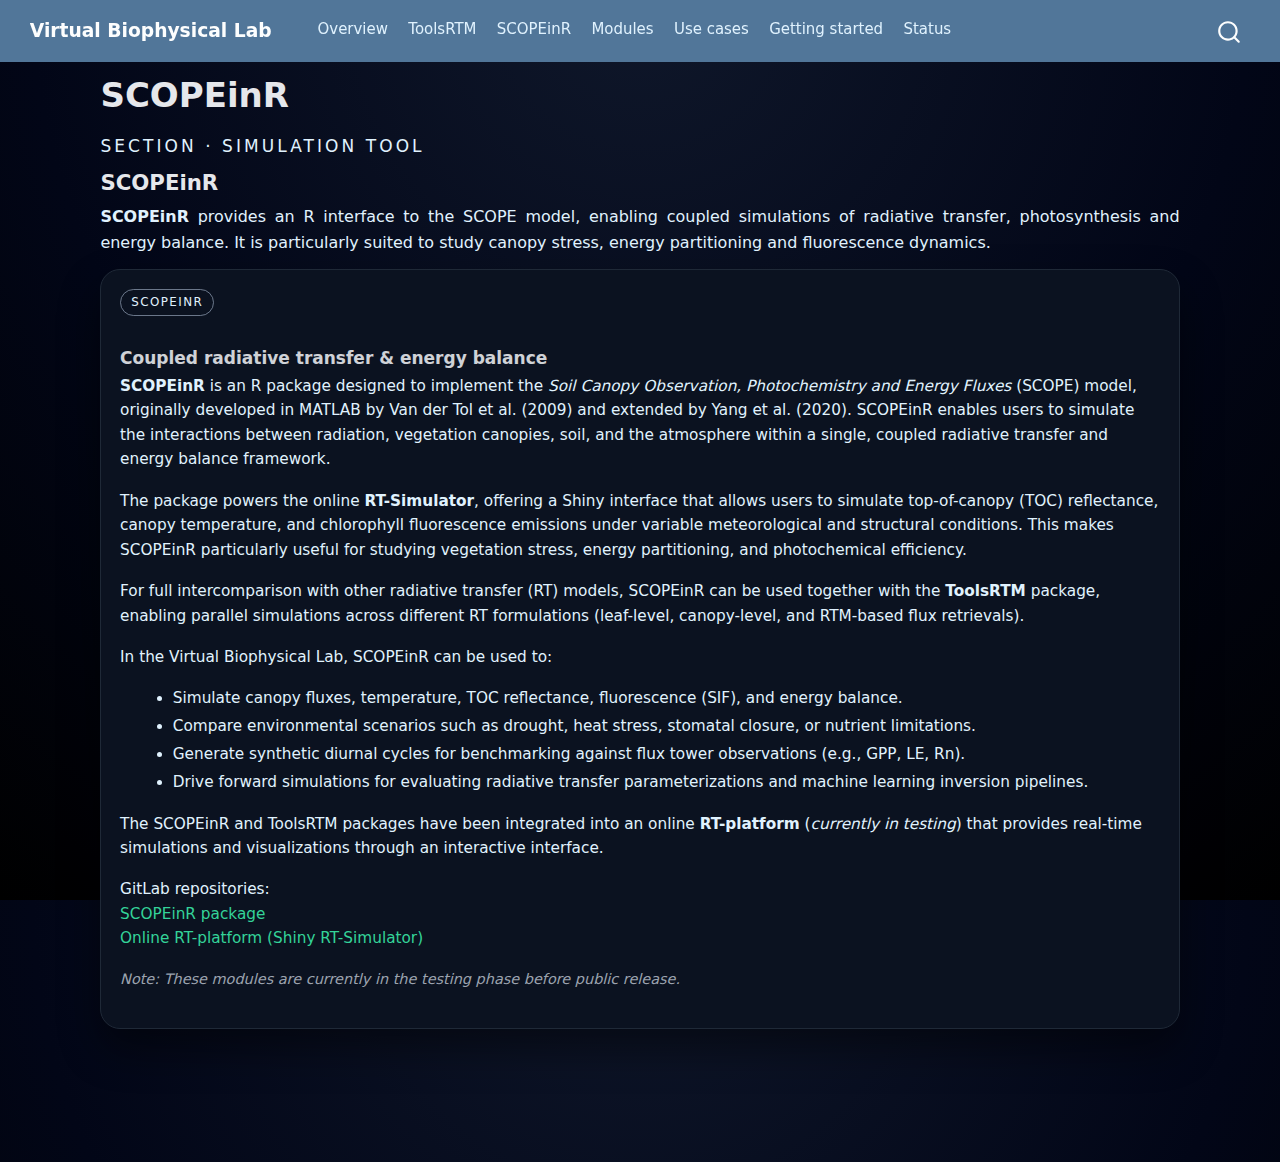
<file: docs-quarto/scopeinr.html>
<!DOCTYPE html>
<html xmlns="http://www.w3.org/1999/xhtml" lang="en" xml:lang="en"><head>

<meta charset="utf-8">
<meta name="generator" content="quarto-1.7.32">

<meta name="viewport" content="width=device-width, initial-scale=1.0, user-scalable=yes">


<title>SCOPEinR – Virtual Biophysical Lab</title>
<style>
code{white-space: pre-wrap;}
span.smallcaps{font-variant: small-caps;}
div.columns{display: flex; gap: min(4vw, 1.5em);}
div.column{flex: auto; overflow-x: auto;}
div.hanging-indent{margin-left: 1.5em; text-indent: -1.5em;}
ul.task-list{list-style: none;}
ul.task-list li input[type="checkbox"] {
  width: 0.8em;
  margin: 0 0.8em 0.2em -1em; /* quarto-specific, see https://github.com/quarto-dev/quarto-cli/issues/4556 */ 
  vertical-align: middle;
}
</style>


<script src="site_libs/quarto-nav/quarto-nav.js"></script>
<script src="site_libs/quarto-nav/headroom.min.js"></script>
<script src="site_libs/clipboard/clipboard.min.js"></script>
<script src="site_libs/quarto-search/autocomplete.umd.js"></script>
<script src="site_libs/quarto-search/fuse.min.js"></script>
<script src="site_libs/quarto-search/quarto-search.js"></script>
<meta name="quarto:offset" content="./">
<script src="site_libs/quarto-html/quarto.js" type="module"></script>
<script src="site_libs/quarto-html/tabsets/tabsets.js" type="module"></script>
<script src="site_libs/quarto-html/popper.min.js"></script>
<script src="site_libs/quarto-html/tippy.umd.min.js"></script>
<script src="site_libs/quarto-html/anchor.min.js"></script>
<link href="site_libs/quarto-html/tippy.css" rel="stylesheet">
<link href="site_libs/quarto-html/quarto-syntax-highlighting-37eea08aefeeee20ff55810ff984fec1.css" rel="stylesheet" id="quarto-text-highlighting-styles">
<script src="site_libs/bootstrap/bootstrap.min.js"></script>
<link href="site_libs/bootstrap/bootstrap-icons.css" rel="stylesheet">
<link href="site_libs/bootstrap/bootstrap-991b1886d3c685c7aa2b62b80640c7af.min.css" rel="stylesheet" append-hash="true" id="quarto-bootstrap" data-mode="light">
<script id="quarto-search-options" type="application/json">{
  "location": "navbar",
  "copy-button": false,
  "collapse-after": 3,
  "panel-placement": "end",
  "type": "overlay",
  "limit": 50,
  "keyboard-shortcut": [
    "f",
    "/",
    "s"
  ],
  "show-item-context": false,
  "language": {
    "search-no-results-text": "No results",
    "search-matching-documents-text": "matching documents",
    "search-copy-link-title": "Copy link to search",
    "search-hide-matches-text": "Hide additional matches",
    "search-more-match-text": "more match in this document",
    "search-more-matches-text": "more matches in this document",
    "search-clear-button-title": "Clear",
    "search-text-placeholder": "",
    "search-detached-cancel-button-title": "Cancel",
    "search-submit-button-title": "Submit",
    "search-label": "Search"
  }
}</script>


<link rel="stylesheet" href="styles.css">
</head>

<body class="nav-fixed quarto-light">

<div id="quarto-search-results"></div>
  <header id="quarto-header" class="headroom fixed-top">
    <nav class="navbar navbar-expand-lg " data-bs-theme="dark">
      <div class="navbar-container container-fluid">
      <div class="navbar-brand-container mx-auto">
    <a class="navbar-brand" href="./index.html">
    <span class="navbar-title">Virtual Biophysical Lab</span>
    </a>
  </div>
            <div id="quarto-search" class="" title="Search"></div>
          <button class="navbar-toggler" type="button" data-bs-toggle="collapse" data-bs-target="#navbarCollapse" aria-controls="navbarCollapse" role="menu" aria-expanded="false" aria-label="Toggle navigation" onclick="if (window.quartoToggleHeadroom) { window.quartoToggleHeadroom(); }">
  <span class="navbar-toggler-icon"></span>
</button>
          <div class="collapse navbar-collapse" id="navbarCollapse">
            <ul class="navbar-nav navbar-nav-scroll me-auto">
  <li class="nav-item">
    <a class="nav-link" href="./index.html"> 
<span class="menu-text">Overview</span></a>
  </li>  
  <li class="nav-item">
    <a class="nav-link" href="./toolsrtm.html"> 
<span class="menu-text">ToolsRTM</span></a>
  </li>  
  <li class="nav-item">
    <a class="nav-link active" href="./scopeinr.html" aria-current="page"> 
<span class="menu-text">SCOPEinR</span></a>
  </li>  
  <li class="nav-item">
    <a class="nav-link" href="./modules.html"> 
<span class="menu-text">Modules</span></a>
  </li>  
  <li class="nav-item">
    <a class="nav-link" href="./use-cases.html"> 
<span class="menu-text">Use cases</span></a>
  </li>  
  <li class="nav-item">
    <a class="nav-link" href="./getting-started.html"> 
<span class="menu-text">Getting started</span></a>
  </li>  
  <li class="nav-item">
    <a class="nav-link" href="./status.html"> 
<span class="menu-text">Status</span></a>
  </li>  
</ul>
          </div> <!-- /navcollapse -->
            <div class="quarto-navbar-tools">
</div>
      </div> <!-- /container-fluid -->
    </nav>
</header>
<!-- content -->
<div id="quarto-content" class="quarto-container page-columns page-rows-contents page-layout-full page-navbar">
<!-- sidebar -->
<!-- margin-sidebar -->
    
<!-- main -->
<main class="content column-page" id="quarto-document-content">

<header id="title-block-header" class="quarto-title-block default">
<div class="quarto-title">
<h1 class="title">SCOPEinR</h1>
</div>



<div class="quarto-title-meta column-page">

    
  
    
  </div>
  


</header>


<section id="scopeinr">
<div class="section-label">
Section · Simulation tool
</div>
<div class="section-title-strong">
SCOPEinR
</div>
<p class="section-intro">
<strong>SCOPEinR</strong> provides an R interface to the SCOPE model, enabling coupled simulations of radiative transfer, photosynthesis and energy balance. It is particularly suited to study canopy stress, energy partitioning and fluorescence dynamics.
</p>
<div class="vbl-card">
<div class="pill-mini">
SCOPEinR
</div>
<h3 class="anchored">
Coupled radiative transfer &amp; energy balance
</h3>
<p>
<strong>SCOPEinR</strong> is an R package designed to implement the <em>Soil Canopy Observation, Photochemistry and Energy Fluxes</em> (SCOPE) model, originally developed in MATLAB by Van der Tol et al.&nbsp;(2009) and extended by Yang et al.&nbsp;(2020). SCOPEinR enables users to simulate the interactions between radiation, vegetation canopies, soil, and the atmosphere within a single, coupled radiative transfer and energy balance framework.
</p>
<p>
The package powers the online <strong>RT-Simulator</strong>, offering a Shiny interface that allows users to simulate top-of-canopy (TOC) reflectance, canopy temperature, and chlorophyll fluorescence emissions under variable meteorological and structural conditions. This makes SCOPEinR particularly useful for studying vegetation stress, energy partitioning, and photochemical efficiency.
</p>
<p>
For full intercomparison with other radiative transfer (RT) models, SCOPEinR can be used together with the <strong>ToolsRTM</strong> package, enabling parallel simulations across different RT formulations (leaf-level, canopy-level, and RTM-based flux retrievals).
</p>
<p>
In the Virtual Biophysical Lab, SCOPEinR can be used to:
</p>
<ul>
<li>
Simulate canopy fluxes, temperature, TOC reflectance, fluorescence (SIF), and energy balance.
</li>
<li>
Compare environmental scenarios such as drought, heat stress, stomatal closure, or nutrient limitations.
</li>
<li>
Generate synthetic diurnal cycles for benchmarking against flux tower observations (e.g., GPP, LE, Rn).
</li>
<li>
Drive forward simulations for evaluating radiative transfer parameterizations and machine learning inversion pipelines.
</li>
</ul>
<p>
The SCOPEinR and ToolsRTM packages have been integrated into an online <strong>RT-platform</strong> (<em>currently in testing</em>) that provides real-time simulations and visualizations through an interactive interface.
</p>
<p style="margin-top:.6rem;">
GitLab repositories:<br> <a href="https://gitlab.com/caminoccg/scopeinr" target="_blank">SCOPEinR package</a><br> <a href="https://gitlab.com/caminoccg/toolsrtm-simulator" target="_blank"> Online RT-platform (Shiny RT-Simulator) </a>
</p>
<p style="margin-top:.4rem; font-size:0.85rem; color:#9ca3af;">
<em>Note: These modules are currently in the testing phase before public release.</em>
</p>
</div>
</section>



</main> <!-- /main -->
<script id="quarto-html-after-body" type="application/javascript">
  window.document.addEventListener("DOMContentLoaded", function (event) {
    const icon = "";
    const anchorJS = new window.AnchorJS();
    anchorJS.options = {
      placement: 'right',
      icon: icon
    };
    anchorJS.add('.anchored');
    const isCodeAnnotation = (el) => {
      for (const clz of el.classList) {
        if (clz.startsWith('code-annotation-')) {                     
          return true;
        }
      }
      return false;
    }
    const onCopySuccess = function(e) {
      // button target
      const button = e.trigger;
      // don't keep focus
      button.blur();
      // flash "checked"
      button.classList.add('code-copy-button-checked');
      var currentTitle = button.getAttribute("title");
      button.setAttribute("title", "Copied!");
      let tooltip;
      if (window.bootstrap) {
        button.setAttribute("data-bs-toggle", "tooltip");
        button.setAttribute("data-bs-placement", "left");
        button.setAttribute("data-bs-title", "Copied!");
        tooltip = new bootstrap.Tooltip(button, 
          { trigger: "manual", 
            customClass: "code-copy-button-tooltip",
            offset: [0, -8]});
        tooltip.show();    
      }
      setTimeout(function() {
        if (tooltip) {
          tooltip.hide();
          button.removeAttribute("data-bs-title");
          button.removeAttribute("data-bs-toggle");
          button.removeAttribute("data-bs-placement");
        }
        button.setAttribute("title", currentTitle);
        button.classList.remove('code-copy-button-checked');
      }, 1000);
      // clear code selection
      e.clearSelection();
    }
    const getTextToCopy = function(trigger) {
        const codeEl = trigger.previousElementSibling.cloneNode(true);
        for (const childEl of codeEl.children) {
          if (isCodeAnnotation(childEl)) {
            childEl.remove();
          }
        }
        return codeEl.innerText;
    }
    const clipboard = new window.ClipboardJS('.code-copy-button:not([data-in-quarto-modal])', {
      text: getTextToCopy
    });
    clipboard.on('success', onCopySuccess);
    if (window.document.getElementById('quarto-embedded-source-code-modal')) {
      const clipboardModal = new window.ClipboardJS('.code-copy-button[data-in-quarto-modal]', {
        text: getTextToCopy,
        container: window.document.getElementById('quarto-embedded-source-code-modal')
      });
      clipboardModal.on('success', onCopySuccess);
    }
      var localhostRegex = new RegExp(/^(?:http|https):\/\/localhost\:?[0-9]*\//);
      var mailtoRegex = new RegExp(/^mailto:/);
        var filterRegex = new RegExp('/' + window.location.host + '/');
      var isInternal = (href) => {
          return filterRegex.test(href) || localhostRegex.test(href) || mailtoRegex.test(href);
      }
      // Inspect non-navigation links and adorn them if external
     var links = window.document.querySelectorAll('a[href]:not(.nav-link):not(.navbar-brand):not(.toc-action):not(.sidebar-link):not(.sidebar-item-toggle):not(.pagination-link):not(.no-external):not([aria-hidden]):not(.dropdown-item):not(.quarto-navigation-tool):not(.about-link)');
      for (var i=0; i<links.length; i++) {
        const link = links[i];
        if (!isInternal(link.href)) {
          // undo the damage that might have been done by quarto-nav.js in the case of
          // links that we want to consider external
          if (link.dataset.originalHref !== undefined) {
            link.href = link.dataset.originalHref;
          }
        }
      }
    function tippyHover(el, contentFn, onTriggerFn, onUntriggerFn) {
      const config = {
        allowHTML: true,
        maxWidth: 500,
        delay: 100,
        arrow: false,
        appendTo: function(el) {
            return el.parentElement;
        },
        interactive: true,
        interactiveBorder: 10,
        theme: 'quarto',
        placement: 'bottom-start',
      };
      if (contentFn) {
        config.content = contentFn;
      }
      if (onTriggerFn) {
        config.onTrigger = onTriggerFn;
      }
      if (onUntriggerFn) {
        config.onUntrigger = onUntriggerFn;
      }
      window.tippy(el, config); 
    }
    const noterefs = window.document.querySelectorAll('a[role="doc-noteref"]');
    for (var i=0; i<noterefs.length; i++) {
      const ref = noterefs[i];
      tippyHover(ref, function() {
        // use id or data attribute instead here
        let href = ref.getAttribute('data-footnote-href') || ref.getAttribute('href');
        try { href = new URL(href).hash; } catch {}
        const id = href.replace(/^#\/?/, "");
        const note = window.document.getElementById(id);
        if (note) {
          return note.innerHTML;
        } else {
          return "";
        }
      });
    }
    const xrefs = window.document.querySelectorAll('a.quarto-xref');
    const processXRef = (id, note) => {
      // Strip column container classes
      const stripColumnClz = (el) => {
        el.classList.remove("page-full", "page-columns");
        if (el.children) {
          for (const child of el.children) {
            stripColumnClz(child);
          }
        }
      }
      stripColumnClz(note)
      if (id === null || id.startsWith('sec-')) {
        // Special case sections, only their first couple elements
        const container = document.createElement("div");
        if (note.children && note.children.length > 2) {
          container.appendChild(note.children[0].cloneNode(true));
          for (let i = 1; i < note.children.length; i++) {
            const child = note.children[i];
            if (child.tagName === "P" && child.innerText === "") {
              continue;
            } else {
              container.appendChild(child.cloneNode(true));
              break;
            }
          }
          if (window.Quarto?.typesetMath) {
            window.Quarto.typesetMath(container);
          }
          return container.innerHTML
        } else {
          if (window.Quarto?.typesetMath) {
            window.Quarto.typesetMath(note);
          }
          return note.innerHTML;
        }
      } else {
        // Remove any anchor links if they are present
        const anchorLink = note.querySelector('a.anchorjs-link');
        if (anchorLink) {
          anchorLink.remove();
        }
        if (window.Quarto?.typesetMath) {
          window.Quarto.typesetMath(note);
        }
        if (note.classList.contains("callout")) {
          return note.outerHTML;
        } else {
          return note.innerHTML;
        }
      }
    }
    for (var i=0; i<xrefs.length; i++) {
      const xref = xrefs[i];
      tippyHover(xref, undefined, function(instance) {
        instance.disable();
        let url = xref.getAttribute('href');
        let hash = undefined; 
        if (url.startsWith('#')) {
          hash = url;
        } else {
          try { hash = new URL(url).hash; } catch {}
        }
        if (hash) {
          const id = hash.replace(/^#\/?/, "");
          const note = window.document.getElementById(id);
          if (note !== null) {
            try {
              const html = processXRef(id, note.cloneNode(true));
              instance.setContent(html);
            } finally {
              instance.enable();
              instance.show();
            }
          } else {
            // See if we can fetch this
            fetch(url.split('#')[0])
            .then(res => res.text())
            .then(html => {
              const parser = new DOMParser();
              const htmlDoc = parser.parseFromString(html, "text/html");
              const note = htmlDoc.getElementById(id);
              if (note !== null) {
                const html = processXRef(id, note);
                instance.setContent(html);
              } 
            }).finally(() => {
              instance.enable();
              instance.show();
            });
          }
        } else {
          // See if we can fetch a full url (with no hash to target)
          // This is a special case and we should probably do some content thinning / targeting
          fetch(url)
          .then(res => res.text())
          .then(html => {
            const parser = new DOMParser();
            const htmlDoc = parser.parseFromString(html, "text/html");
            const note = htmlDoc.querySelector('main.content');
            if (note !== null) {
              // This should only happen for chapter cross references
              // (since there is no id in the URL)
              // remove the first header
              if (note.children.length > 0 && note.children[0].tagName === "HEADER") {
                note.children[0].remove();
              }
              const html = processXRef(null, note);
              instance.setContent(html);
            } 
          }).finally(() => {
            instance.enable();
            instance.show();
          });
        }
      }, function(instance) {
      });
    }
        let selectedAnnoteEl;
        const selectorForAnnotation = ( cell, annotation) => {
          let cellAttr = 'data-code-cell="' + cell + '"';
          let lineAttr = 'data-code-annotation="' +  annotation + '"';
          const selector = 'span[' + cellAttr + '][' + lineAttr + ']';
          return selector;
        }
        const selectCodeLines = (annoteEl) => {
          const doc = window.document;
          const targetCell = annoteEl.getAttribute("data-target-cell");
          const targetAnnotation = annoteEl.getAttribute("data-target-annotation");
          const annoteSpan = window.document.querySelector(selectorForAnnotation(targetCell, targetAnnotation));
          const lines = annoteSpan.getAttribute("data-code-lines").split(",");
          const lineIds = lines.map((line) => {
            return targetCell + "-" + line;
          })
          let top = null;
          let height = null;
          let parent = null;
          if (lineIds.length > 0) {
              //compute the position of the single el (top and bottom and make a div)
              const el = window.document.getElementById(lineIds[0]);
              top = el.offsetTop;
              height = el.offsetHeight;
              parent = el.parentElement.parentElement;
            if (lineIds.length > 1) {
              const lastEl = window.document.getElementById(lineIds[lineIds.length - 1]);
              const bottom = lastEl.offsetTop + lastEl.offsetHeight;
              height = bottom - top;
            }
            if (top !== null && height !== null && parent !== null) {
              // cook up a div (if necessary) and position it 
              let div = window.document.getElementById("code-annotation-line-highlight");
              if (div === null) {
                div = window.document.createElement("div");
                div.setAttribute("id", "code-annotation-line-highlight");
                div.style.position = 'absolute';
                parent.appendChild(div);
              }
              div.style.top = top - 2 + "px";
              div.style.height = height + 4 + "px";
              div.style.left = 0;
              let gutterDiv = window.document.getElementById("code-annotation-line-highlight-gutter");
              if (gutterDiv === null) {
                gutterDiv = window.document.createElement("div");
                gutterDiv.setAttribute("id", "code-annotation-line-highlight-gutter");
                gutterDiv.style.position = 'absolute';
                const codeCell = window.document.getElementById(targetCell);
                const gutter = codeCell.querySelector('.code-annotation-gutter');
                gutter.appendChild(gutterDiv);
              }
              gutterDiv.style.top = top - 2 + "px";
              gutterDiv.style.height = height + 4 + "px";
            }
            selectedAnnoteEl = annoteEl;
          }
        };
        const unselectCodeLines = () => {
          const elementsIds = ["code-annotation-line-highlight", "code-annotation-line-highlight-gutter"];
          elementsIds.forEach((elId) => {
            const div = window.document.getElementById(elId);
            if (div) {
              div.remove();
            }
          });
          selectedAnnoteEl = undefined;
        };
          // Handle positioning of the toggle
      window.addEventListener(
        "resize",
        throttle(() => {
          elRect = undefined;
          if (selectedAnnoteEl) {
            selectCodeLines(selectedAnnoteEl);
          }
        }, 10)
      );
      function throttle(fn, ms) {
      let throttle = false;
      let timer;
        return (...args) => {
          if(!throttle) { // first call gets through
              fn.apply(this, args);
              throttle = true;
          } else { // all the others get throttled
              if(timer) clearTimeout(timer); // cancel #2
              timer = setTimeout(() => {
                fn.apply(this, args);
                timer = throttle = false;
              }, ms);
          }
        };
      }
        // Attach click handler to the DT
        const annoteDls = window.document.querySelectorAll('dt[data-target-cell]');
        for (const annoteDlNode of annoteDls) {
          annoteDlNode.addEventListener('click', (event) => {
            const clickedEl = event.target;
            if (clickedEl !== selectedAnnoteEl) {
              unselectCodeLines();
              const activeEl = window.document.querySelector('dt[data-target-cell].code-annotation-active');
              if (activeEl) {
                activeEl.classList.remove('code-annotation-active');
              }
              selectCodeLines(clickedEl);
              clickedEl.classList.add('code-annotation-active');
            } else {
              // Unselect the line
              unselectCodeLines();
              clickedEl.classList.remove('code-annotation-active');
            }
          });
        }
    const findCites = (el) => {
      const parentEl = el.parentElement;
      if (parentEl) {
        const cites = parentEl.dataset.cites;
        if (cites) {
          return {
            el,
            cites: cites.split(' ')
          };
        } else {
          return findCites(el.parentElement)
        }
      } else {
        return undefined;
      }
    };
    var bibliorefs = window.document.querySelectorAll('a[role="doc-biblioref"]');
    for (var i=0; i<bibliorefs.length; i++) {
      const ref = bibliorefs[i];
      const citeInfo = findCites(ref);
      if (citeInfo) {
        tippyHover(citeInfo.el, function() {
          var popup = window.document.createElement('div');
          citeInfo.cites.forEach(function(cite) {
            var citeDiv = window.document.createElement('div');
            citeDiv.classList.add('hanging-indent');
            citeDiv.classList.add('csl-entry');
            var biblioDiv = window.document.getElementById('ref-' + cite);
            if (biblioDiv) {
              citeDiv.innerHTML = biblioDiv.innerHTML;
            }
            popup.appendChild(citeDiv);
          });
          return popup.innerHTML;
        });
      }
    }
  });
  </script>
</div> <!-- /content -->




</body></html>
</file>
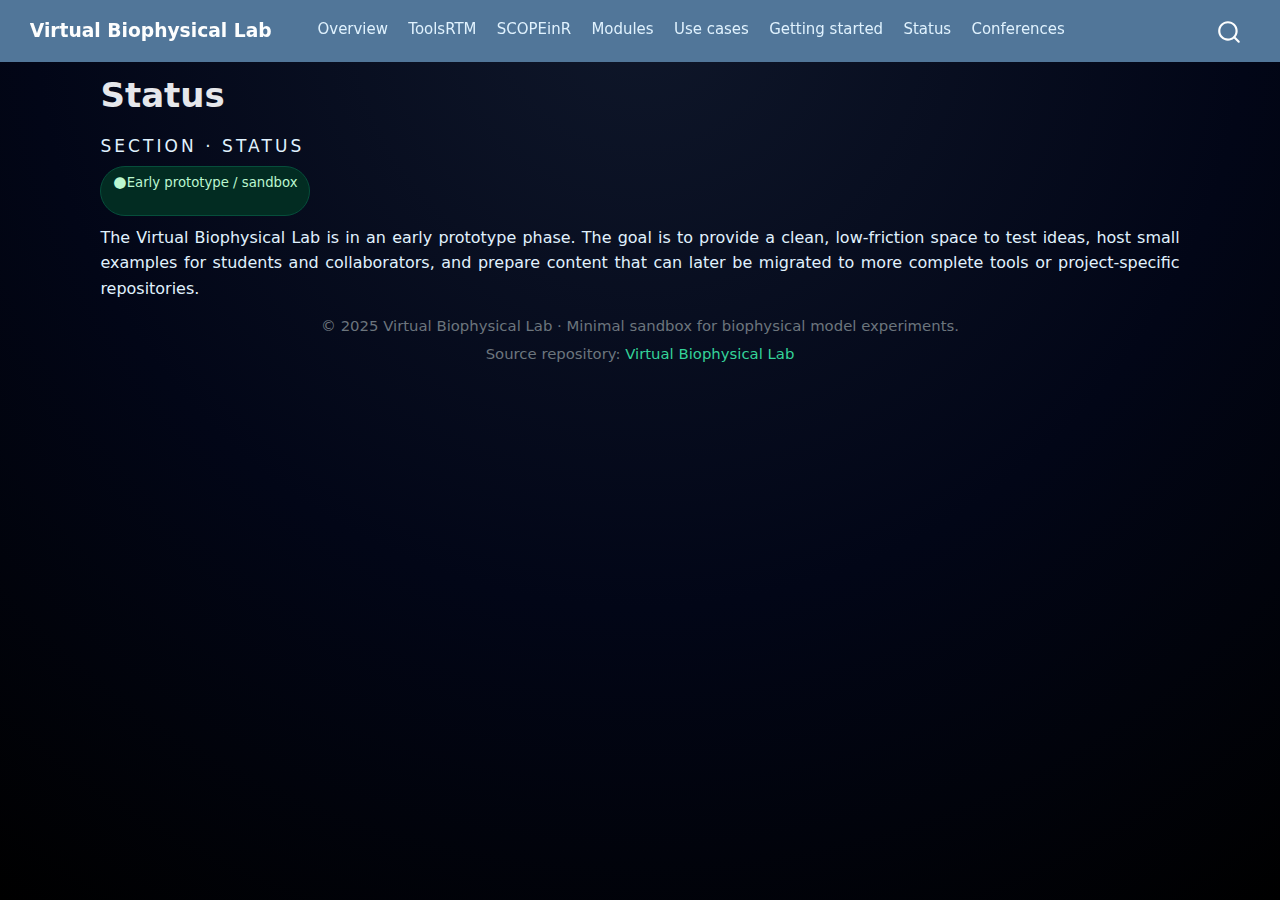
<file: docs-quarto/status.html>
<!DOCTYPE html>
<html xmlns="http://www.w3.org/1999/xhtml" lang="en" xml:lang="en"><head>

<meta charset="utf-8">
<meta name="generator" content="quarto-1.7.32">

<meta name="viewport" content="width=device-width, initial-scale=1.0, user-scalable=yes">


<title>Status – Virtual Biophysical Lab</title>
<style>
code{white-space: pre-wrap;}
span.smallcaps{font-variant: small-caps;}
div.columns{display: flex; gap: min(4vw, 1.5em);}
div.column{flex: auto; overflow-x: auto;}
div.hanging-indent{margin-left: 1.5em; text-indent: -1.5em;}
ul.task-list{list-style: none;}
ul.task-list li input[type="checkbox"] {
  width: 0.8em;
  margin: 0 0.8em 0.2em -1em; /* quarto-specific, see https://github.com/quarto-dev/quarto-cli/issues/4556 */ 
  vertical-align: middle;
}
</style>


<script src="site_libs/quarto-nav/quarto-nav.js"></script>
<script src="site_libs/quarto-nav/headroom.min.js"></script>
<script src="site_libs/clipboard/clipboard.min.js"></script>
<script src="site_libs/quarto-search/autocomplete.umd.js"></script>
<script src="site_libs/quarto-search/fuse.min.js"></script>
<script src="site_libs/quarto-search/quarto-search.js"></script>
<meta name="quarto:offset" content="./">
<script src="site_libs/quarto-html/quarto.js" type="module"></script>
<script src="site_libs/quarto-html/tabsets/tabsets.js" type="module"></script>
<script src="site_libs/quarto-html/popper.min.js"></script>
<script src="site_libs/quarto-html/tippy.umd.min.js"></script>
<script src="site_libs/quarto-html/anchor.min.js"></script>
<link href="site_libs/quarto-html/tippy.css" rel="stylesheet">
<link href="site_libs/quarto-html/quarto-syntax-highlighting-37eea08aefeeee20ff55810ff984fec1.css" rel="stylesheet" id="quarto-text-highlighting-styles">
<script src="site_libs/bootstrap/bootstrap.min.js"></script>
<link href="site_libs/bootstrap/bootstrap-icons.css" rel="stylesheet">
<link href="site_libs/bootstrap/bootstrap-4e08a469d9e50708c93e2cbb69c6acf7.min.css" rel="stylesheet" append-hash="true" id="quarto-bootstrap" data-mode="light">
<script id="quarto-search-options" type="application/json">{
  "location": "navbar",
  "copy-button": false,
  "collapse-after": 3,
  "panel-placement": "end",
  "type": "overlay",
  "limit": 50,
  "keyboard-shortcut": [
    "f",
    "/",
    "s"
  ],
  "show-item-context": false,
  "language": {
    "search-no-results-text": "No results",
    "search-matching-documents-text": "matching documents",
    "search-copy-link-title": "Copy link to search",
    "search-hide-matches-text": "Hide additional matches",
    "search-more-match-text": "more match in this document",
    "search-more-matches-text": "more matches in this document",
    "search-clear-button-title": "Clear",
    "search-text-placeholder": "",
    "search-detached-cancel-button-title": "Cancel",
    "search-submit-button-title": "Submit",
    "search-label": "Search"
  }
}</script>


<link rel="stylesheet" href="styles.css">
</head>

<body class="nav-fixed quarto-light">

<div id="quarto-search-results"></div>
  <header id="quarto-header" class="headroom fixed-top">
    <nav class="navbar navbar-expand-lg " data-bs-theme="dark">
      <div class="navbar-container container-fluid">
      <div class="navbar-brand-container mx-auto">
    <a class="navbar-brand" href="./index.html">
    <span class="navbar-title">Virtual Biophysical Lab</span>
    </a>
  </div>
            <div id="quarto-search" class="" title="Search"></div>
          <button class="navbar-toggler" type="button" data-bs-toggle="collapse" data-bs-target="#navbarCollapse" aria-controls="navbarCollapse" role="menu" aria-expanded="false" aria-label="Toggle navigation" onclick="if (window.quartoToggleHeadroom) { window.quartoToggleHeadroom(); }">
  <span class="navbar-toggler-icon"></span>
</button>
          <div class="collapse navbar-collapse" id="navbarCollapse">
            <ul class="navbar-nav navbar-nav-scroll me-auto">
  <li class="nav-item">
    <a class="nav-link" href="./index.html"> 
<span class="menu-text">Overview</span></a>
  </li>  
  <li class="nav-item">
    <a class="nav-link" href="./toolsrtm.html"> 
<span class="menu-text">ToolsRTM</span></a>
  </li>  
  <li class="nav-item">
    <a class="nav-link" href="./scopeinr.html"> 
<span class="menu-text">SCOPEinR</span></a>
  </li>  
  <li class="nav-item">
    <a class="nav-link" href="./modules.html"> 
<span class="menu-text">Modules</span></a>
  </li>  
  <li class="nav-item">
    <a class="nav-link" href="./use-cases.html"> 
<span class="menu-text">Use cases</span></a>
  </li>  
  <li class="nav-item">
    <a class="nav-link" href="./getting-started.html"> 
<span class="menu-text">Getting started</span></a>
  </li>  
  <li class="nav-item">
    <a class="nav-link active" href="./status.html" aria-current="page"> 
<span class="menu-text">Status</span></a>
  </li>  
  <li class="nav-item">
    <a class="nav-link" href="./conferences.html"> 
<span class="menu-text">Conferences</span></a>
  </li>  
</ul>
          </div> <!-- /navcollapse -->
            <div class="quarto-navbar-tools">
</div>
      </div> <!-- /container-fluid -->
    </nav>
</header>
<!-- content -->
<div id="quarto-content" class="quarto-container page-columns page-rows-contents page-layout-full page-navbar">
<!-- sidebar -->
<!-- margin-sidebar -->
    
<!-- main -->
<main class="content column-page" id="quarto-document-content">

<header id="title-block-header" class="quarto-title-block default">
<div class="quarto-title">
<h1 class="title">Status</h1>
</div>



<div class="quarto-title-meta column-page">

    
  
    
  </div>
  


</header>


<section id="status">
<div class="section-label">
Section · Status
</div>
<div class="status-badge">
<p><span>●</span><span>Early prototype / sandbox</span></p>
</div>
<p class="section-intro">
The Virtual Biophysical Lab is in an early prototype phase. The goal is to provide a clean, low-friction space to test ideas, host small examples for students and collaborators, and prepare content that can later be migrated to more complete tools or project-specific repositories.
</p>
<div class="text-center small text-secondary vbl-footer-classic">
<div class="vbl-footer-line">

</div>
<p class="mb-1">
© 2025 Virtual Biophysical Lab · Minimal sandbox for biophysical model experiments.
</p>
<p class="mb-0">
Source repository: <a href="https://ccgcam.github.io/Virtual-Biophysical-Lab/" target="_blank" rel="noopener"> Virtual Biophysical Lab </a>
</p>
</div>
</section>



</main> <!-- /main -->
<script id="quarto-html-after-body" type="application/javascript">
  window.document.addEventListener("DOMContentLoaded", function (event) {
    const icon = "";
    const anchorJS = new window.AnchorJS();
    anchorJS.options = {
      placement: 'right',
      icon: icon
    };
    anchorJS.add('.anchored');
    const isCodeAnnotation = (el) => {
      for (const clz of el.classList) {
        if (clz.startsWith('code-annotation-')) {                     
          return true;
        }
      }
      return false;
    }
    const onCopySuccess = function(e) {
      // button target
      const button = e.trigger;
      // don't keep focus
      button.blur();
      // flash "checked"
      button.classList.add('code-copy-button-checked');
      var currentTitle = button.getAttribute("title");
      button.setAttribute("title", "Copied!");
      let tooltip;
      if (window.bootstrap) {
        button.setAttribute("data-bs-toggle", "tooltip");
        button.setAttribute("data-bs-placement", "left");
        button.setAttribute("data-bs-title", "Copied!");
        tooltip = new bootstrap.Tooltip(button, 
          { trigger: "manual", 
            customClass: "code-copy-button-tooltip",
            offset: [0, -8]});
        tooltip.show();    
      }
      setTimeout(function() {
        if (tooltip) {
          tooltip.hide();
          button.removeAttribute("data-bs-title");
          button.removeAttribute("data-bs-toggle");
          button.removeAttribute("data-bs-placement");
        }
        button.setAttribute("title", currentTitle);
        button.classList.remove('code-copy-button-checked');
      }, 1000);
      // clear code selection
      e.clearSelection();
    }
    const getTextToCopy = function(trigger) {
        const codeEl = trigger.previousElementSibling.cloneNode(true);
        for (const childEl of codeEl.children) {
          if (isCodeAnnotation(childEl)) {
            childEl.remove();
          }
        }
        return codeEl.innerText;
    }
    const clipboard = new window.ClipboardJS('.code-copy-button:not([data-in-quarto-modal])', {
      text: getTextToCopy
    });
    clipboard.on('success', onCopySuccess);
    if (window.document.getElementById('quarto-embedded-source-code-modal')) {
      const clipboardModal = new window.ClipboardJS('.code-copy-button[data-in-quarto-modal]', {
        text: getTextToCopy,
        container: window.document.getElementById('quarto-embedded-source-code-modal')
      });
      clipboardModal.on('success', onCopySuccess);
    }
      var localhostRegex = new RegExp(/^(?:http|https):\/\/localhost\:?[0-9]*\//);
      var mailtoRegex = new RegExp(/^mailto:/);
        var filterRegex = new RegExp('/' + window.location.host + '/');
      var isInternal = (href) => {
          return filterRegex.test(href) || localhostRegex.test(href) || mailtoRegex.test(href);
      }
      // Inspect non-navigation links and adorn them if external
     var links = window.document.querySelectorAll('a[href]:not(.nav-link):not(.navbar-brand):not(.toc-action):not(.sidebar-link):not(.sidebar-item-toggle):not(.pagination-link):not(.no-external):not([aria-hidden]):not(.dropdown-item):not(.quarto-navigation-tool):not(.about-link)');
      for (var i=0; i<links.length; i++) {
        const link = links[i];
        if (!isInternal(link.href)) {
          // undo the damage that might have been done by quarto-nav.js in the case of
          // links that we want to consider external
          if (link.dataset.originalHref !== undefined) {
            link.href = link.dataset.originalHref;
          }
        }
      }
    function tippyHover(el, contentFn, onTriggerFn, onUntriggerFn) {
      const config = {
        allowHTML: true,
        maxWidth: 500,
        delay: 100,
        arrow: false,
        appendTo: function(el) {
            return el.parentElement;
        },
        interactive: true,
        interactiveBorder: 10,
        theme: 'quarto',
        placement: 'bottom-start',
      };
      if (contentFn) {
        config.content = contentFn;
      }
      if (onTriggerFn) {
        config.onTrigger = onTriggerFn;
      }
      if (onUntriggerFn) {
        config.onUntrigger = onUntriggerFn;
      }
      window.tippy(el, config); 
    }
    const noterefs = window.document.querySelectorAll('a[role="doc-noteref"]');
    for (var i=0; i<noterefs.length; i++) {
      const ref = noterefs[i];
      tippyHover(ref, function() {
        // use id or data attribute instead here
        let href = ref.getAttribute('data-footnote-href') || ref.getAttribute('href');
        try { href = new URL(href).hash; } catch {}
        const id = href.replace(/^#\/?/, "");
        const note = window.document.getElementById(id);
        if (note) {
          return note.innerHTML;
        } else {
          return "";
        }
      });
    }
    const xrefs = window.document.querySelectorAll('a.quarto-xref');
    const processXRef = (id, note) => {
      // Strip column container classes
      const stripColumnClz = (el) => {
        el.classList.remove("page-full", "page-columns");
        if (el.children) {
          for (const child of el.children) {
            stripColumnClz(child);
          }
        }
      }
      stripColumnClz(note)
      if (id === null || id.startsWith('sec-')) {
        // Special case sections, only their first couple elements
        const container = document.createElement("div");
        if (note.children && note.children.length > 2) {
          container.appendChild(note.children[0].cloneNode(true));
          for (let i = 1; i < note.children.length; i++) {
            const child = note.children[i];
            if (child.tagName === "P" && child.innerText === "") {
              continue;
            } else {
              container.appendChild(child.cloneNode(true));
              break;
            }
          }
          if (window.Quarto?.typesetMath) {
            window.Quarto.typesetMath(container);
          }
          return container.innerHTML
        } else {
          if (window.Quarto?.typesetMath) {
            window.Quarto.typesetMath(note);
          }
          return note.innerHTML;
        }
      } else {
        // Remove any anchor links if they are present
        const anchorLink = note.querySelector('a.anchorjs-link');
        if (anchorLink) {
          anchorLink.remove();
        }
        if (window.Quarto?.typesetMath) {
          window.Quarto.typesetMath(note);
        }
        if (note.classList.contains("callout")) {
          return note.outerHTML;
        } else {
          return note.innerHTML;
        }
      }
    }
    for (var i=0; i<xrefs.length; i++) {
      const xref = xrefs[i];
      tippyHover(xref, undefined, function(instance) {
        instance.disable();
        let url = xref.getAttribute('href');
        let hash = undefined; 
        if (url.startsWith('#')) {
          hash = url;
        } else {
          try { hash = new URL(url).hash; } catch {}
        }
        if (hash) {
          const id = hash.replace(/^#\/?/, "");
          const note = window.document.getElementById(id);
          if (note !== null) {
            try {
              const html = processXRef(id, note.cloneNode(true));
              instance.setContent(html);
            } finally {
              instance.enable();
              instance.show();
            }
          } else {
            // See if we can fetch this
            fetch(url.split('#')[0])
            .then(res => res.text())
            .then(html => {
              const parser = new DOMParser();
              const htmlDoc = parser.parseFromString(html, "text/html");
              const note = htmlDoc.getElementById(id);
              if (note !== null) {
                const html = processXRef(id, note);
                instance.setContent(html);
              } 
            }).finally(() => {
              instance.enable();
              instance.show();
            });
          }
        } else {
          // See if we can fetch a full url (with no hash to target)
          // This is a special case and we should probably do some content thinning / targeting
          fetch(url)
          .then(res => res.text())
          .then(html => {
            const parser = new DOMParser();
            const htmlDoc = parser.parseFromString(html, "text/html");
            const note = htmlDoc.querySelector('main.content');
            if (note !== null) {
              // This should only happen for chapter cross references
              // (since there is no id in the URL)
              // remove the first header
              if (note.children.length > 0 && note.children[0].tagName === "HEADER") {
                note.children[0].remove();
              }
              const html = processXRef(null, note);
              instance.setContent(html);
            } 
          }).finally(() => {
            instance.enable();
            instance.show();
          });
        }
      }, function(instance) {
      });
    }
        let selectedAnnoteEl;
        const selectorForAnnotation = ( cell, annotation) => {
          let cellAttr = 'data-code-cell="' + cell + '"';
          let lineAttr = 'data-code-annotation="' +  annotation + '"';
          const selector = 'span[' + cellAttr + '][' + lineAttr + ']';
          return selector;
        }
        const selectCodeLines = (annoteEl) => {
          const doc = window.document;
          const targetCell = annoteEl.getAttribute("data-target-cell");
          const targetAnnotation = annoteEl.getAttribute("data-target-annotation");
          const annoteSpan = window.document.querySelector(selectorForAnnotation(targetCell, targetAnnotation));
          const lines = annoteSpan.getAttribute("data-code-lines").split(",");
          const lineIds = lines.map((line) => {
            return targetCell + "-" + line;
          })
          let top = null;
          let height = null;
          let parent = null;
          if (lineIds.length > 0) {
              //compute the position of the single el (top and bottom and make a div)
              const el = window.document.getElementById(lineIds[0]);
              top = el.offsetTop;
              height = el.offsetHeight;
              parent = el.parentElement.parentElement;
            if (lineIds.length > 1) {
              const lastEl = window.document.getElementById(lineIds[lineIds.length - 1]);
              const bottom = lastEl.offsetTop + lastEl.offsetHeight;
              height = bottom - top;
            }
            if (top !== null && height !== null && parent !== null) {
              // cook up a div (if necessary) and position it 
              let div = window.document.getElementById("code-annotation-line-highlight");
              if (div === null) {
                div = window.document.createElement("div");
                div.setAttribute("id", "code-annotation-line-highlight");
                div.style.position = 'absolute';
                parent.appendChild(div);
              }
              div.style.top = top - 2 + "px";
              div.style.height = height + 4 + "px";
              div.style.left = 0;
              let gutterDiv = window.document.getElementById("code-annotation-line-highlight-gutter");
              if (gutterDiv === null) {
                gutterDiv = window.document.createElement("div");
                gutterDiv.setAttribute("id", "code-annotation-line-highlight-gutter");
                gutterDiv.style.position = 'absolute';
                const codeCell = window.document.getElementById(targetCell);
                const gutter = codeCell.querySelector('.code-annotation-gutter');
                gutter.appendChild(gutterDiv);
              }
              gutterDiv.style.top = top - 2 + "px";
              gutterDiv.style.height = height + 4 + "px";
            }
            selectedAnnoteEl = annoteEl;
          }
        };
        const unselectCodeLines = () => {
          const elementsIds = ["code-annotation-line-highlight", "code-annotation-line-highlight-gutter"];
          elementsIds.forEach((elId) => {
            const div = window.document.getElementById(elId);
            if (div) {
              div.remove();
            }
          });
          selectedAnnoteEl = undefined;
        };
          // Handle positioning of the toggle
      window.addEventListener(
        "resize",
        throttle(() => {
          elRect = undefined;
          if (selectedAnnoteEl) {
            selectCodeLines(selectedAnnoteEl);
          }
        }, 10)
      );
      function throttle(fn, ms) {
      let throttle = false;
      let timer;
        return (...args) => {
          if(!throttle) { // first call gets through
              fn.apply(this, args);
              throttle = true;
          } else { // all the others get throttled
              if(timer) clearTimeout(timer); // cancel #2
              timer = setTimeout(() => {
                fn.apply(this, args);
                timer = throttle = false;
              }, ms);
          }
        };
      }
        // Attach click handler to the DT
        const annoteDls = window.document.querySelectorAll('dt[data-target-cell]');
        for (const annoteDlNode of annoteDls) {
          annoteDlNode.addEventListener('click', (event) => {
            const clickedEl = event.target;
            if (clickedEl !== selectedAnnoteEl) {
              unselectCodeLines();
              const activeEl = window.document.querySelector('dt[data-target-cell].code-annotation-active');
              if (activeEl) {
                activeEl.classList.remove('code-annotation-active');
              }
              selectCodeLines(clickedEl);
              clickedEl.classList.add('code-annotation-active');
            } else {
              // Unselect the line
              unselectCodeLines();
              clickedEl.classList.remove('code-annotation-active');
            }
          });
        }
    const findCites = (el) => {
      const parentEl = el.parentElement;
      if (parentEl) {
        const cites = parentEl.dataset.cites;
        if (cites) {
          return {
            el,
            cites: cites.split(' ')
          };
        } else {
          return findCites(el.parentElement)
        }
      } else {
        return undefined;
      }
    };
    var bibliorefs = window.document.querySelectorAll('a[role="doc-biblioref"]');
    for (var i=0; i<bibliorefs.length; i++) {
      const ref = bibliorefs[i];
      const citeInfo = findCites(ref);
      if (citeInfo) {
        tippyHover(citeInfo.el, function() {
          var popup = window.document.createElement('div');
          citeInfo.cites.forEach(function(cite) {
            var citeDiv = window.document.createElement('div');
            citeDiv.classList.add('hanging-indent');
            citeDiv.classList.add('csl-entry');
            var biblioDiv = window.document.getElementById('ref-' + cite);
            if (biblioDiv) {
              citeDiv.innerHTML = biblioDiv.innerHTML;
            }
            popup.appendChild(citeDiv);
          });
          return popup.innerHTML;
        });
      }
    }
  });
  </script>
</div> <!-- /content -->




</body></html>
</file>
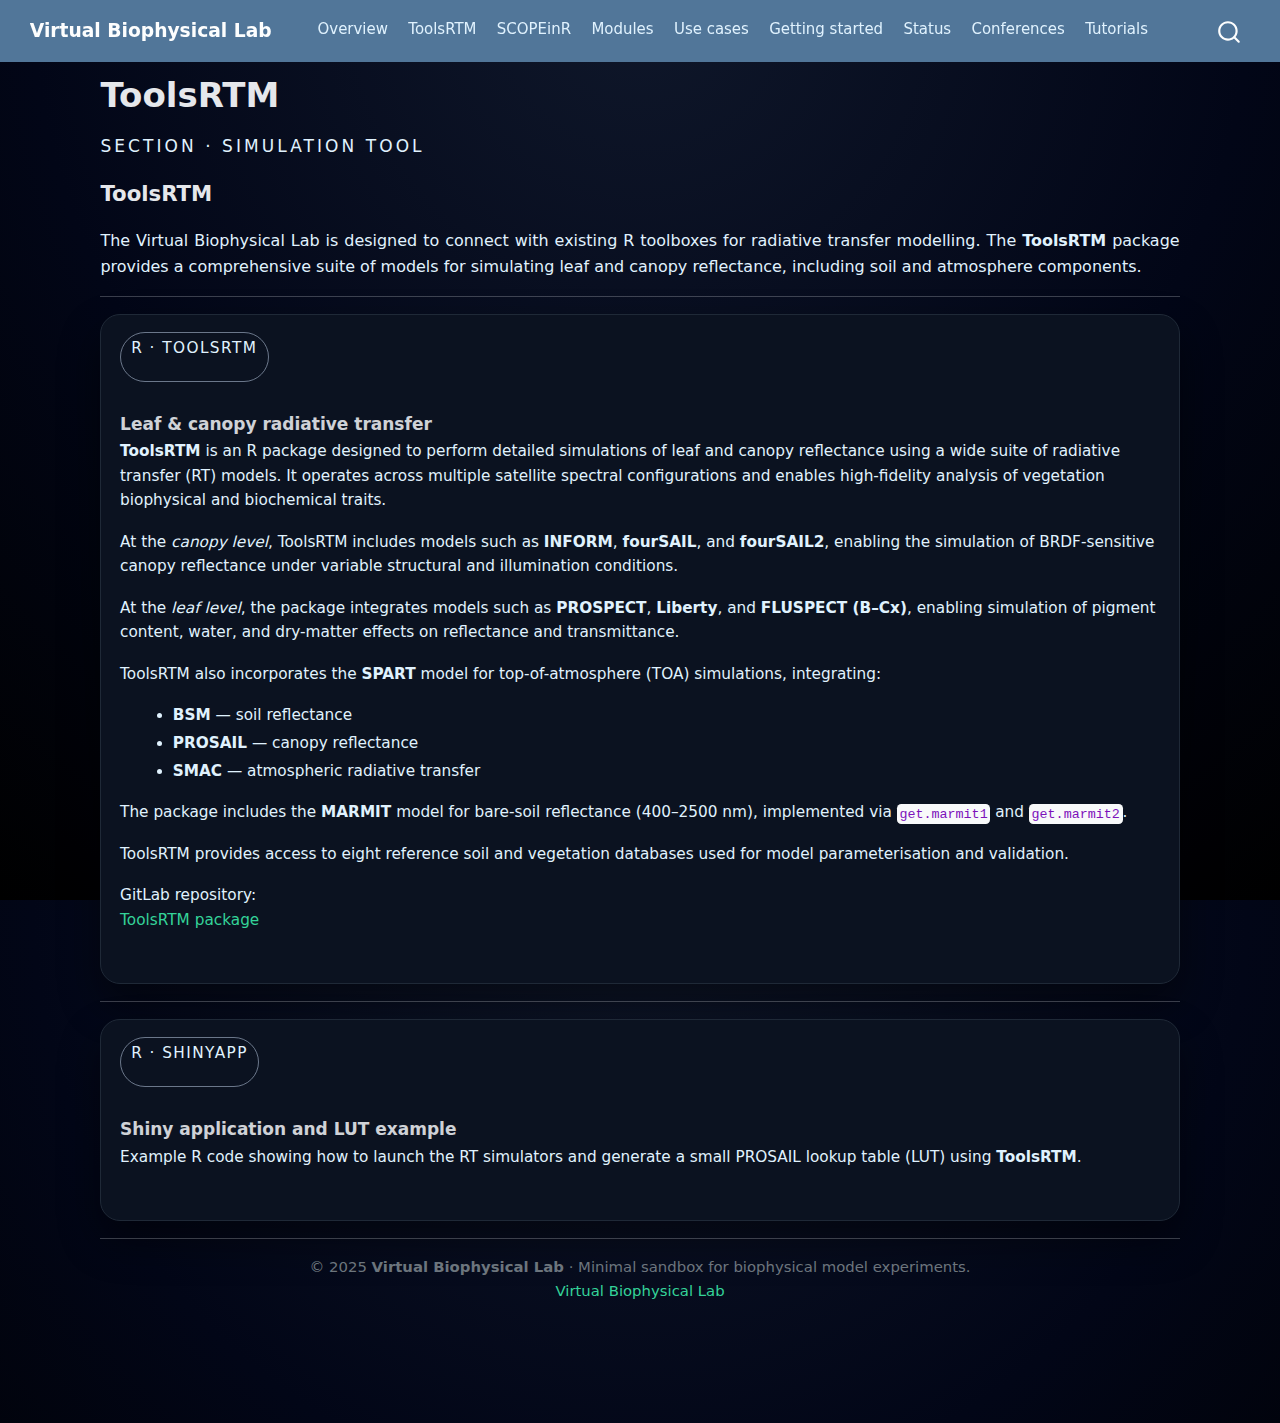
<file: docs-quarto/toolsrtm.html>
<!DOCTYPE html>
<html xmlns="http://www.w3.org/1999/xhtml" lang="en" xml:lang="en"><head>

<meta charset="utf-8">
<meta name="generator" content="quarto-1.7.32">

<meta name="viewport" content="width=device-width, initial-scale=1.0, user-scalable=yes">


<title>ToolsRTM – Virtual Biophysical Lab</title>
<style>
code{white-space: pre-wrap;}
span.smallcaps{font-variant: small-caps;}
div.columns{display: flex; gap: min(4vw, 1.5em);}
div.column{flex: auto; overflow-x: auto;}
div.hanging-indent{margin-left: 1.5em; text-indent: -1.5em;}
ul.task-list{list-style: none;}
ul.task-list li input[type="checkbox"] {
  width: 0.8em;
  margin: 0 0.8em 0.2em -1em; /* quarto-specific, see https://github.com/quarto-dev/quarto-cli/issues/4556 */ 
  vertical-align: middle;
}
</style>


<script src="site_libs/quarto-nav/quarto-nav.js"></script>
<script src="site_libs/quarto-nav/headroom.min.js"></script>
<script src="site_libs/clipboard/clipboard.min.js"></script>
<script src="site_libs/quarto-search/autocomplete.umd.js"></script>
<script src="site_libs/quarto-search/fuse.min.js"></script>
<script src="site_libs/quarto-search/quarto-search.js"></script>
<meta name="quarto:offset" content="./">
<script src="site_libs/quarto-html/quarto.js" type="module"></script>
<script src="site_libs/quarto-html/tabsets/tabsets.js" type="module"></script>
<script src="site_libs/quarto-html/popper.min.js"></script>
<script src="site_libs/quarto-html/tippy.umd.min.js"></script>
<script src="site_libs/quarto-html/anchor.min.js"></script>
<link href="site_libs/quarto-html/tippy.css" rel="stylesheet">
<link href="site_libs/quarto-html/quarto-syntax-highlighting-37eea08aefeeee20ff55810ff984fec1.css" rel="stylesheet" id="quarto-text-highlighting-styles">
<script src="site_libs/bootstrap/bootstrap.min.js"></script>
<link href="site_libs/bootstrap/bootstrap-icons.css" rel="stylesheet">
<link href="site_libs/bootstrap/bootstrap-4e08a469d9e50708c93e2cbb69c6acf7.min.css" rel="stylesheet" append-hash="true" id="quarto-bootstrap" data-mode="light">
<script id="quarto-search-options" type="application/json">{
  "location": "navbar",
  "copy-button": false,
  "collapse-after": 3,
  "panel-placement": "end",
  "type": "overlay",
  "limit": 50,
  "keyboard-shortcut": [
    "f",
    "/",
    "s"
  ],
  "show-item-context": false,
  "language": {
    "search-no-results-text": "No results",
    "search-matching-documents-text": "matching documents",
    "search-copy-link-title": "Copy link to search",
    "search-hide-matches-text": "Hide additional matches",
    "search-more-match-text": "more match in this document",
    "search-more-matches-text": "more matches in this document",
    "search-clear-button-title": "Clear",
    "search-text-placeholder": "",
    "search-detached-cancel-button-title": "Cancel",
    "search-submit-button-title": "Submit",
    "search-label": "Search"
  }
}</script>


<link rel="stylesheet" href="styles.css">
</head>

<body class="nav-fixed quarto-light">

<div id="quarto-search-results"></div>
  <header id="quarto-header" class="headroom fixed-top">
    <nav class="navbar navbar-expand-lg " data-bs-theme="dark">
      <div class="navbar-container container-fluid">
      <div class="navbar-brand-container mx-auto">
    <a class="navbar-brand" href="./index.html">
    <span class="navbar-title">Virtual Biophysical Lab</span>
    </a>
  </div>
            <div id="quarto-search" class="" title="Search"></div>
          <button class="navbar-toggler" type="button" data-bs-toggle="collapse" data-bs-target="#navbarCollapse" aria-controls="navbarCollapse" role="menu" aria-expanded="false" aria-label="Toggle navigation" onclick="if (window.quartoToggleHeadroom) { window.quartoToggleHeadroom(); }">
  <span class="navbar-toggler-icon"></span>
</button>
          <div class="collapse navbar-collapse" id="navbarCollapse">
            <ul class="navbar-nav navbar-nav-scroll me-auto">
  <li class="nav-item">
    <a class="nav-link" href="./index.html"> 
<span class="menu-text">Overview</span></a>
  </li>  
  <li class="nav-item">
    <a class="nav-link active" href="./toolsrtm.html" aria-current="page"> 
<span class="menu-text">ToolsRTM</span></a>
  </li>  
  <li class="nav-item">
    <a class="nav-link" href="./scopeinr.html"> 
<span class="menu-text">SCOPEinR</span></a>
  </li>  
  <li class="nav-item">
    <a class="nav-link" href="./modules.html"> 
<span class="menu-text">Modules</span></a>
  </li>  
  <li class="nav-item">
    <a class="nav-link" href="./use-cases.html"> 
<span class="menu-text">Use cases</span></a>
  </li>  
  <li class="nav-item">
    <a class="nav-link" href="./getting-started.html"> 
<span class="menu-text">Getting started</span></a>
  </li>  
  <li class="nav-item">
    <a class="nav-link" href="./status.html"> 
<span class="menu-text">Status</span></a>
  </li>  
  <li class="nav-item">
    <a class="nav-link" href="./conferences.html"> 
<span class="menu-text">Conferences</span></a>
  </li>  
  <li class="nav-item">
    <a class="nav-link" href="./tutorials.html"> 
<span class="menu-text">Tutorials</span></a>
  </li>  
</ul>
          </div> <!-- /navcollapse -->
            <div class="quarto-navbar-tools">
</div>
      </div> <!-- /container-fluid -->
    </nav>
</header>
<!-- content -->
<div id="quarto-content" class="quarto-container page-columns page-rows-contents page-layout-full page-navbar">
<!-- sidebar -->
<!-- margin-sidebar -->
    
<!-- main -->
<main class="content column-page" id="quarto-document-content">

<header id="title-block-header" class="quarto-title-block default">
<div class="quarto-title">
<h1 class="title">ToolsRTM</h1>
</div>



<div class="quarto-title-meta column-page">

    
  
    
  </div>
  


</header>


<div class="section-label">
<p>Section · Simulation tool</p>
</div>
<div class="section-title-strong">
<p>ToolsRTM</p>
</div>
<div class="section-intro">
<p>The Virtual Biophysical Lab is designed to connect with existing R toolboxes for radiative transfer modelling. The <strong>ToolsRTM</strong> package provides a comprehensive suite of models for simulating leaf and canopy reflectance, including soil and atmosphere components.</p>
</div>
<hr>
<div class="vbl-card">
<div class="pill-mini">
<p>R · ToolsRTM</p>
</div>
<section id="leaf-canopy-radiative-transfer" class="level3">
<h3 class="anchored" data-anchor-id="leaf-canopy-radiative-transfer">Leaf &amp; canopy radiative transfer</h3>
<p><strong>ToolsRTM</strong> is an R package designed to perform detailed simulations of leaf and canopy reflectance using a wide suite of radiative transfer (RT) models. It operates across multiple satellite spectral configurations and enables high-fidelity analysis of vegetation biophysical and biochemical traits.</p>
<p>At the <em>canopy level</em>, ToolsRTM includes models such as <strong>INFORM</strong>, <strong>fourSAIL</strong>, and <strong>fourSAIL2</strong>, enabling the simulation of BRDF-sensitive canopy reflectance under variable structural and illumination conditions.</p>
<p>At the <em>leaf level</em>, the package integrates models such as <strong>PROSPECT</strong>, <strong>Liberty</strong>, and <strong>FLUSPECT (B–Cx)</strong>, enabling simulation of pigment content, water, and dry-matter effects on reflectance and transmittance.</p>
<p>ToolsRTM also incorporates the <strong>SPART</strong> model for top-of-atmosphere (TOA) simulations, integrating:</p>
<ul>
<li><strong>BSM</strong> — soil reflectance<br>
</li>
<li><strong>PROSAIL</strong> — canopy reflectance<br>
</li>
<li><strong>SMAC</strong> — atmospheric radiative transfer</li>
</ul>
<p>The package includes the <strong>MARMIT</strong> model for bare-soil reflectance (400–2500 nm), implemented via <code>get.marmit1</code> and <code>get.marmit2</code>.</p>
<p>ToolsRTM provides access to eight reference soil and vegetation databases used for model parameterisation and validation.</p>
<div class="section-intro">
<p>GitLab repository:<br>
<a href="https://gitlab.com/caminoccg/toolsrtm">ToolsRTM package</a></p>
</div>
</section>
</div>
<hr>
<div class="vbl-card">
<div class="pill-mini">
<p>R · ShinyApp</p>
</div>
<section id="shiny-application-and-lut-example" class="level3">
<h3 class="anchored" data-anchor-id="shiny-application-and-lut-example">Shiny application and LUT example</h3>
<div class="section-intro">
<p>Example R code showing how to launch the RT simulators and generate a small PROSAIL lookup table (LUT) using <strong>ToolsRTM</strong>.</p>
</div>
</section>
</div>
<hr>
<div class="text-center small text-secondary vbl-footer-classic">
<div class="vbl-footer-line">

</div>
<p>© 2025 <strong>Virtual Biophysical Lab</strong> · Minimal sandbox for biophysical model experiments.<br>
<a href="https://ccgcam.github.io/Virtual-Biophysical-Lab/">Virtual Biophysical Lab</a></p>
</div>



</main> <!-- /main -->
<script id="quarto-html-after-body" type="application/javascript">
  window.document.addEventListener("DOMContentLoaded", function (event) {
    const icon = "";
    const anchorJS = new window.AnchorJS();
    anchorJS.options = {
      placement: 'right',
      icon: icon
    };
    anchorJS.add('.anchored');
    const isCodeAnnotation = (el) => {
      for (const clz of el.classList) {
        if (clz.startsWith('code-annotation-')) {                     
          return true;
        }
      }
      return false;
    }
    const onCopySuccess = function(e) {
      // button target
      const button = e.trigger;
      // don't keep focus
      button.blur();
      // flash "checked"
      button.classList.add('code-copy-button-checked');
      var currentTitle = button.getAttribute("title");
      button.setAttribute("title", "Copied!");
      let tooltip;
      if (window.bootstrap) {
        button.setAttribute("data-bs-toggle", "tooltip");
        button.setAttribute("data-bs-placement", "left");
        button.setAttribute("data-bs-title", "Copied!");
        tooltip = new bootstrap.Tooltip(button, 
          { trigger: "manual", 
            customClass: "code-copy-button-tooltip",
            offset: [0, -8]});
        tooltip.show();    
      }
      setTimeout(function() {
        if (tooltip) {
          tooltip.hide();
          button.removeAttribute("data-bs-title");
          button.removeAttribute("data-bs-toggle");
          button.removeAttribute("data-bs-placement");
        }
        button.setAttribute("title", currentTitle);
        button.classList.remove('code-copy-button-checked');
      }, 1000);
      // clear code selection
      e.clearSelection();
    }
    const getTextToCopy = function(trigger) {
        const codeEl = trigger.previousElementSibling.cloneNode(true);
        for (const childEl of codeEl.children) {
          if (isCodeAnnotation(childEl)) {
            childEl.remove();
          }
        }
        return codeEl.innerText;
    }
    const clipboard = new window.ClipboardJS('.code-copy-button:not([data-in-quarto-modal])', {
      text: getTextToCopy
    });
    clipboard.on('success', onCopySuccess);
    if (window.document.getElementById('quarto-embedded-source-code-modal')) {
      const clipboardModal = new window.ClipboardJS('.code-copy-button[data-in-quarto-modal]', {
        text: getTextToCopy,
        container: window.document.getElementById('quarto-embedded-source-code-modal')
      });
      clipboardModal.on('success', onCopySuccess);
    }
      var localhostRegex = new RegExp(/^(?:http|https):\/\/localhost\:?[0-9]*\//);
      var mailtoRegex = new RegExp(/^mailto:/);
        var filterRegex = new RegExp('/' + window.location.host + '/');
      var isInternal = (href) => {
          return filterRegex.test(href) || localhostRegex.test(href) || mailtoRegex.test(href);
      }
      // Inspect non-navigation links and adorn them if external
     var links = window.document.querySelectorAll('a[href]:not(.nav-link):not(.navbar-brand):not(.toc-action):not(.sidebar-link):not(.sidebar-item-toggle):not(.pagination-link):not(.no-external):not([aria-hidden]):not(.dropdown-item):not(.quarto-navigation-tool):not(.about-link)');
      for (var i=0; i<links.length; i++) {
        const link = links[i];
        if (!isInternal(link.href)) {
          // undo the damage that might have been done by quarto-nav.js in the case of
          // links that we want to consider external
          if (link.dataset.originalHref !== undefined) {
            link.href = link.dataset.originalHref;
          }
        }
      }
    function tippyHover(el, contentFn, onTriggerFn, onUntriggerFn) {
      const config = {
        allowHTML: true,
        maxWidth: 500,
        delay: 100,
        arrow: false,
        appendTo: function(el) {
            return el.parentElement;
        },
        interactive: true,
        interactiveBorder: 10,
        theme: 'quarto',
        placement: 'bottom-start',
      };
      if (contentFn) {
        config.content = contentFn;
      }
      if (onTriggerFn) {
        config.onTrigger = onTriggerFn;
      }
      if (onUntriggerFn) {
        config.onUntrigger = onUntriggerFn;
      }
      window.tippy(el, config); 
    }
    const noterefs = window.document.querySelectorAll('a[role="doc-noteref"]');
    for (var i=0; i<noterefs.length; i++) {
      const ref = noterefs[i];
      tippyHover(ref, function() {
        // use id or data attribute instead here
        let href = ref.getAttribute('data-footnote-href') || ref.getAttribute('href');
        try { href = new URL(href).hash; } catch {}
        const id = href.replace(/^#\/?/, "");
        const note = window.document.getElementById(id);
        if (note) {
          return note.innerHTML;
        } else {
          return "";
        }
      });
    }
    const xrefs = window.document.querySelectorAll('a.quarto-xref');
    const processXRef = (id, note) => {
      // Strip column container classes
      const stripColumnClz = (el) => {
        el.classList.remove("page-full", "page-columns");
        if (el.children) {
          for (const child of el.children) {
            stripColumnClz(child);
          }
        }
      }
      stripColumnClz(note)
      if (id === null || id.startsWith('sec-')) {
        // Special case sections, only their first couple elements
        const container = document.createElement("div");
        if (note.children && note.children.length > 2) {
          container.appendChild(note.children[0].cloneNode(true));
          for (let i = 1; i < note.children.length; i++) {
            const child = note.children[i];
            if (child.tagName === "P" && child.innerText === "") {
              continue;
            } else {
              container.appendChild(child.cloneNode(true));
              break;
            }
          }
          if (window.Quarto?.typesetMath) {
            window.Quarto.typesetMath(container);
          }
          return container.innerHTML
        } else {
          if (window.Quarto?.typesetMath) {
            window.Quarto.typesetMath(note);
          }
          return note.innerHTML;
        }
      } else {
        // Remove any anchor links if they are present
        const anchorLink = note.querySelector('a.anchorjs-link');
        if (anchorLink) {
          anchorLink.remove();
        }
        if (window.Quarto?.typesetMath) {
          window.Quarto.typesetMath(note);
        }
        if (note.classList.contains("callout")) {
          return note.outerHTML;
        } else {
          return note.innerHTML;
        }
      }
    }
    for (var i=0; i<xrefs.length; i++) {
      const xref = xrefs[i];
      tippyHover(xref, undefined, function(instance) {
        instance.disable();
        let url = xref.getAttribute('href');
        let hash = undefined; 
        if (url.startsWith('#')) {
          hash = url;
        } else {
          try { hash = new URL(url).hash; } catch {}
        }
        if (hash) {
          const id = hash.replace(/^#\/?/, "");
          const note = window.document.getElementById(id);
          if (note !== null) {
            try {
              const html = processXRef(id, note.cloneNode(true));
              instance.setContent(html);
            } finally {
              instance.enable();
              instance.show();
            }
          } else {
            // See if we can fetch this
            fetch(url.split('#')[0])
            .then(res => res.text())
            .then(html => {
              const parser = new DOMParser();
              const htmlDoc = parser.parseFromString(html, "text/html");
              const note = htmlDoc.getElementById(id);
              if (note !== null) {
                const html = processXRef(id, note);
                instance.setContent(html);
              } 
            }).finally(() => {
              instance.enable();
              instance.show();
            });
          }
        } else {
          // See if we can fetch a full url (with no hash to target)
          // This is a special case and we should probably do some content thinning / targeting
          fetch(url)
          .then(res => res.text())
          .then(html => {
            const parser = new DOMParser();
            const htmlDoc = parser.parseFromString(html, "text/html");
            const note = htmlDoc.querySelector('main.content');
            if (note !== null) {
              // This should only happen for chapter cross references
              // (since there is no id in the URL)
              // remove the first header
              if (note.children.length > 0 && note.children[0].tagName === "HEADER") {
                note.children[0].remove();
              }
              const html = processXRef(null, note);
              instance.setContent(html);
            } 
          }).finally(() => {
            instance.enable();
            instance.show();
          });
        }
      }, function(instance) {
      });
    }
        let selectedAnnoteEl;
        const selectorForAnnotation = ( cell, annotation) => {
          let cellAttr = 'data-code-cell="' + cell + '"';
          let lineAttr = 'data-code-annotation="' +  annotation + '"';
          const selector = 'span[' + cellAttr + '][' + lineAttr + ']';
          return selector;
        }
        const selectCodeLines = (annoteEl) => {
          const doc = window.document;
          const targetCell = annoteEl.getAttribute("data-target-cell");
          const targetAnnotation = annoteEl.getAttribute("data-target-annotation");
          const annoteSpan = window.document.querySelector(selectorForAnnotation(targetCell, targetAnnotation));
          const lines = annoteSpan.getAttribute("data-code-lines").split(",");
          const lineIds = lines.map((line) => {
            return targetCell + "-" + line;
          })
          let top = null;
          let height = null;
          let parent = null;
          if (lineIds.length > 0) {
              //compute the position of the single el (top and bottom and make a div)
              const el = window.document.getElementById(lineIds[0]);
              top = el.offsetTop;
              height = el.offsetHeight;
              parent = el.parentElement.parentElement;
            if (lineIds.length > 1) {
              const lastEl = window.document.getElementById(lineIds[lineIds.length - 1]);
              const bottom = lastEl.offsetTop + lastEl.offsetHeight;
              height = bottom - top;
            }
            if (top !== null && height !== null && parent !== null) {
              // cook up a div (if necessary) and position it 
              let div = window.document.getElementById("code-annotation-line-highlight");
              if (div === null) {
                div = window.document.createElement("div");
                div.setAttribute("id", "code-annotation-line-highlight");
                div.style.position = 'absolute';
                parent.appendChild(div);
              }
              div.style.top = top - 2 + "px";
              div.style.height = height + 4 + "px";
              div.style.left = 0;
              let gutterDiv = window.document.getElementById("code-annotation-line-highlight-gutter");
              if (gutterDiv === null) {
                gutterDiv = window.document.createElement("div");
                gutterDiv.setAttribute("id", "code-annotation-line-highlight-gutter");
                gutterDiv.style.position = 'absolute';
                const codeCell = window.document.getElementById(targetCell);
                const gutter = codeCell.querySelector('.code-annotation-gutter');
                gutter.appendChild(gutterDiv);
              }
              gutterDiv.style.top = top - 2 + "px";
              gutterDiv.style.height = height + 4 + "px";
            }
            selectedAnnoteEl = annoteEl;
          }
        };
        const unselectCodeLines = () => {
          const elementsIds = ["code-annotation-line-highlight", "code-annotation-line-highlight-gutter"];
          elementsIds.forEach((elId) => {
            const div = window.document.getElementById(elId);
            if (div) {
              div.remove();
            }
          });
          selectedAnnoteEl = undefined;
        };
          // Handle positioning of the toggle
      window.addEventListener(
        "resize",
        throttle(() => {
          elRect = undefined;
          if (selectedAnnoteEl) {
            selectCodeLines(selectedAnnoteEl);
          }
        }, 10)
      );
      function throttle(fn, ms) {
      let throttle = false;
      let timer;
        return (...args) => {
          if(!throttle) { // first call gets through
              fn.apply(this, args);
              throttle = true;
          } else { // all the others get throttled
              if(timer) clearTimeout(timer); // cancel #2
              timer = setTimeout(() => {
                fn.apply(this, args);
                timer = throttle = false;
              }, ms);
          }
        };
      }
        // Attach click handler to the DT
        const annoteDls = window.document.querySelectorAll('dt[data-target-cell]');
        for (const annoteDlNode of annoteDls) {
          annoteDlNode.addEventListener('click', (event) => {
            const clickedEl = event.target;
            if (clickedEl !== selectedAnnoteEl) {
              unselectCodeLines();
              const activeEl = window.document.querySelector('dt[data-target-cell].code-annotation-active');
              if (activeEl) {
                activeEl.classList.remove('code-annotation-active');
              }
              selectCodeLines(clickedEl);
              clickedEl.classList.add('code-annotation-active');
            } else {
              // Unselect the line
              unselectCodeLines();
              clickedEl.classList.remove('code-annotation-active');
            }
          });
        }
    const findCites = (el) => {
      const parentEl = el.parentElement;
      if (parentEl) {
        const cites = parentEl.dataset.cites;
        if (cites) {
          return {
            el,
            cites: cites.split(' ')
          };
        } else {
          return findCites(el.parentElement)
        }
      } else {
        return undefined;
      }
    };
    var bibliorefs = window.document.querySelectorAll('a[role="doc-biblioref"]');
    for (var i=0; i<bibliorefs.length; i++) {
      const ref = bibliorefs[i];
      const citeInfo = findCites(ref);
      if (citeInfo) {
        tippyHover(citeInfo.el, function() {
          var popup = window.document.createElement('div');
          citeInfo.cites.forEach(function(cite) {
            var citeDiv = window.document.createElement('div');
            citeDiv.classList.add('hanging-indent');
            citeDiv.classList.add('csl-entry');
            var biblioDiv = window.document.getElementById('ref-' + cite);
            if (biblioDiv) {
              citeDiv.innerHTML = biblioDiv.innerHTML;
            }
            popup.appendChild(citeDiv);
          });
          return popup.innerHTML;
        });
      }
    }
  });
  </script>
</div> <!-- /content -->




</body></html>
</file>
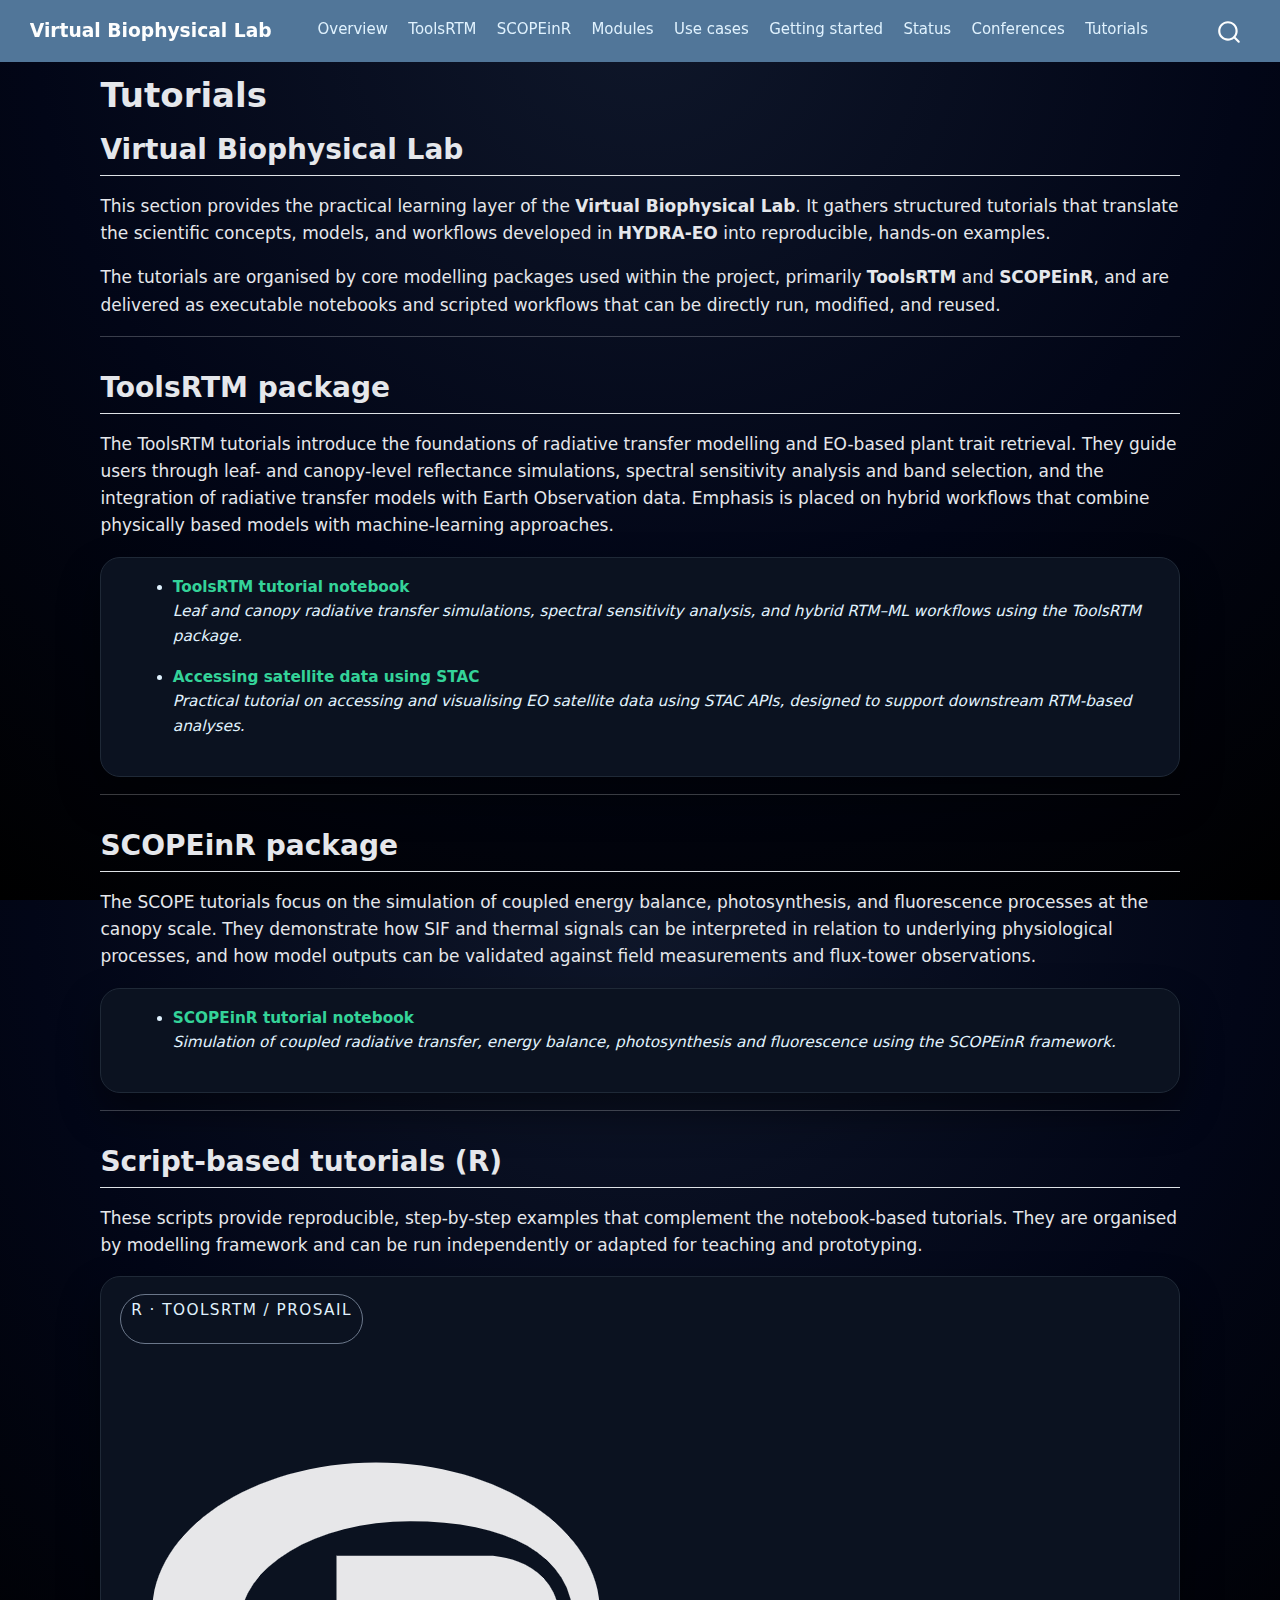
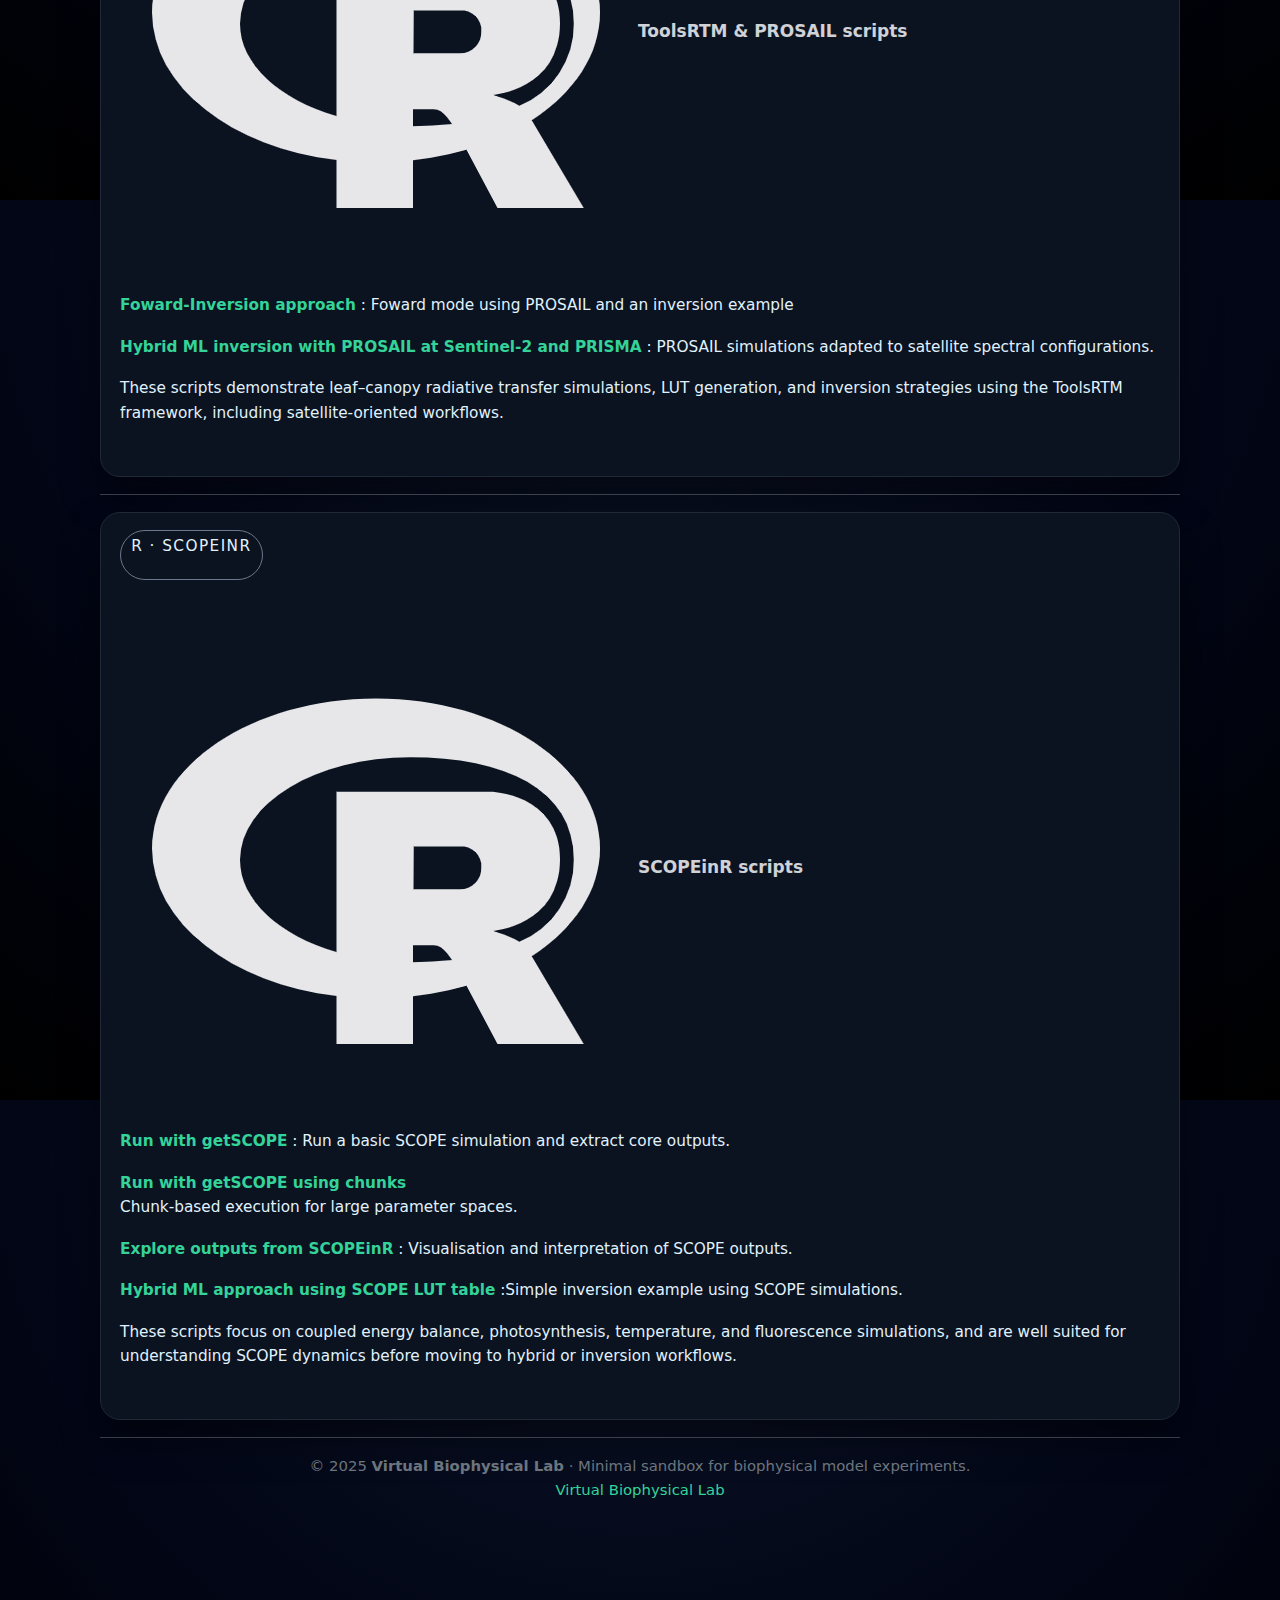
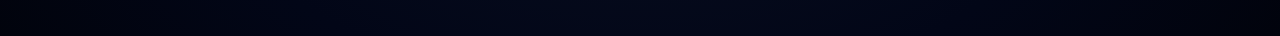
<file: docs-quarto/tutorials.html>
<!DOCTYPE html>
<html xmlns="http://www.w3.org/1999/xhtml" lang="en" xml:lang="en"><head>

<meta charset="utf-8">
<meta name="generator" content="quarto-1.5.57">

<meta name="viewport" content="width=device-width, initial-scale=1.0, user-scalable=yes">


<title>Tutorials – Virtual Biophysical Lab</title>
<style>
code{white-space: pre-wrap;}
span.smallcaps{font-variant: small-caps;}
div.columns{display: flex; gap: min(4vw, 1.5em);}
div.column{flex: auto; overflow-x: auto;}
div.hanging-indent{margin-left: 1.5em; text-indent: -1.5em;}
ul.task-list{list-style: none;}
ul.task-list li input[type="checkbox"] {
  width: 0.8em;
  margin: 0 0.8em 0.2em -1em; /* quarto-specific, see https://github.com/quarto-dev/quarto-cli/issues/4556 */ 
  vertical-align: middle;
}
</style>


<script src="site_libs/quarto-nav/quarto-nav.js"></script>
<script src="site_libs/quarto-nav/headroom.min.js"></script>
<script src="site_libs/clipboard/clipboard.min.js"></script>
<script src="site_libs/quarto-search/autocomplete.umd.js"></script>
<script src="site_libs/quarto-search/fuse.min.js"></script>
<script src="site_libs/quarto-search/quarto-search.js"></script>
<meta name="quarto:offset" content="./">
<script src="site_libs/quarto-html/quarto.js"></script>
<script src="site_libs/quarto-html/popper.min.js"></script>
<script src="site_libs/quarto-html/tippy.umd.min.js"></script>
<script src="site_libs/quarto-html/anchor.min.js"></script>
<link href="site_libs/quarto-html/tippy.css" rel="stylesheet">
<link href="site_libs/quarto-html/quarto-syntax-highlighting.css" rel="stylesheet" id="quarto-text-highlighting-styles">
<script src="site_libs/bootstrap/bootstrap.min.js"></script>
<link href="site_libs/bootstrap/bootstrap-icons.css" rel="stylesheet">
<link href="site_libs/bootstrap/bootstrap.min.css" rel="stylesheet" id="quarto-bootstrap" data-mode="light">
<script id="quarto-search-options" type="application/json">{
  "location": "navbar",
  "copy-button": false,
  "collapse-after": 3,
  "panel-placement": "end",
  "type": "overlay",
  "limit": 50,
  "keyboard-shortcut": [
    "f",
    "/",
    "s"
  ],
  "show-item-context": false,
  "language": {
    "search-no-results-text": "No results",
    "search-matching-documents-text": "matching documents",
    "search-copy-link-title": "Copy link to search",
    "search-hide-matches-text": "Hide additional matches",
    "search-more-match-text": "more match in this document",
    "search-more-matches-text": "more matches in this document",
    "search-clear-button-title": "Clear",
    "search-text-placeholder": "",
    "search-detached-cancel-button-title": "Cancel",
    "search-submit-button-title": "Submit",
    "search-label": "Search"
  }
}</script>


<link rel="stylesheet" href="styles.css">
</head>

<body class="nav-fixed">

<div id="quarto-search-results"></div>
  <header id="quarto-header" class="headroom fixed-top">
    <nav class="navbar navbar-expand-lg " data-bs-theme="dark">
      <div class="navbar-container container-fluid">
      <div class="navbar-brand-container mx-auto">
    <a class="navbar-brand" href="./index.html">
    <span class="navbar-title">Virtual Biophysical Lab</span>
    </a>
  </div>
            <div id="quarto-search" class="" title="Search"></div>
          <button class="navbar-toggler" type="button" data-bs-toggle="collapse" data-bs-target="#navbarCollapse" aria-controls="navbarCollapse" role="menu" aria-expanded="false" aria-label="Toggle navigation" onclick="if (window.quartoToggleHeadroom) { window.quartoToggleHeadroom(); }">
  <span class="navbar-toggler-icon"></span>
</button>
          <div class="collapse navbar-collapse" id="navbarCollapse">
            <ul class="navbar-nav navbar-nav-scroll me-auto">
  <li class="nav-item">
    <a class="nav-link" href="./index.html"> 
<span class="menu-text">Overview</span></a>
  </li>  
  <li class="nav-item">
    <a class="nav-link" href="./toolsrtm.html"> 
<span class="menu-text">ToolsRTM</span></a>
  </li>  
  <li class="nav-item">
    <a class="nav-link" href="./scopeinr.html"> 
<span class="menu-text">SCOPEinR</span></a>
  </li>  
  <li class="nav-item">
    <a class="nav-link" href="./modules.html"> 
<span class="menu-text">Modules</span></a>
  </li>  
  <li class="nav-item">
    <a class="nav-link" href="./use-cases.html"> 
<span class="menu-text">Use cases</span></a>
  </li>  
  <li class="nav-item">
    <a class="nav-link" href="./getting-started.html"> 
<span class="menu-text">Getting started</span></a>
  </li>  
  <li class="nav-item">
    <a class="nav-link" href="./status.html"> 
<span class="menu-text">Status</span></a>
  </li>  
  <li class="nav-item">
    <a class="nav-link" href="./conferences.html"> 
<span class="menu-text">Conferences</span></a>
  </li>  
  <li class="nav-item">
    <a class="nav-link active" href="./tutorials.html" aria-current="page"> 
<span class="menu-text">Tutorials</span></a>
  </li>  
</ul>
          </div> <!-- /navcollapse -->
            <div class="quarto-navbar-tools">
</div>
      </div> <!-- /container-fluid -->
    </nav>
</header>
<!-- content -->
<div id="quarto-content" class="quarto-container page-columns page-rows-contents page-layout-full page-navbar">
<!-- sidebar -->
<!-- margin-sidebar -->
    
<!-- main -->
<main class="content column-page" id="quarto-document-content">

<header id="title-block-header" class="quarto-title-block default">
<div class="quarto-title">
<h1 class="title">Tutorials</h1>
</div>



<div class="quarto-title-meta column-page">

    
  
    
  </div>
  


</header>


<section id="virtual-biophysical-lab" class="level2">
<h2 class="anchored" data-anchor-id="virtual-biophysical-lab">Virtual Biophysical Lab</h2>
<p>This section provides the practical learning layer of the <strong>Virtual Biophysical Lab</strong>. It gathers structured tutorials that translate the scientific concepts, models, and workflows developed in <strong>HYDRA-EO</strong> into reproducible, hands-on examples.</p>
<p>The tutorials are organised by core modelling packages used within the project, primarily <strong>ToolsRTM</strong> and <strong>SCOPEinR</strong>, and are delivered as executable notebooks and scripted workflows that can be directly run, modified, and reused.</p>
<hr>
</section>
<section id="toolsrtm-package" class="level2">
<h2 class="anchored" data-anchor-id="toolsrtm-package">ToolsRTM package</h2>
<p>The ToolsRTM tutorials introduce the foundations of radiative transfer modelling and EO-based plant trait retrieval. They guide users through leaf- and canopy-level reflectance simulations, spectral sensitivity analysis and band selection, and the integration of radiative transfer models with Earth Observation data. Emphasis is placed on hybrid workflows that combine physically based models with machine-learning approaches.</p>
<div class="vbl-card">
<ul>
<li><p><a href="../notebooks/ToolsRTM.html"><strong>ToolsRTM tutorial notebook</strong></a><br>
<em>Leaf and canopy radiative transfer simulations, spectral sensitivity analysis, and hybrid RTM–ML workflows using the ToolsRTM package.</em></p></li>
<li><p><a href="../notebooks/getting_satellite_using_stac.html"><strong>Accessing satellite data using STAC</strong></a><br>
<em>Practical tutorial on accessing and visualising EO satellite data using STAC APIs, designed to support downstream RTM-based analyses.</em></p></li>
</ul>
</div>
<hr>
</section>
<section id="scopeinr-package" class="level2">
<h2 class="anchored" data-anchor-id="scopeinr-package">SCOPEinR package</h2>
<p>The SCOPE tutorials focus on the simulation of coupled energy balance, photosynthesis, and fluorescence processes at the canopy scale. They demonstrate how SIF and thermal signals can be interpreted in relation to underlying physiological processes, and how model outputs can be validated against field measurements and flux-tower observations.</p>
<div class="vbl-card">
<ul>
<li><a href="../notebooks/SCOPEinR.html"><strong>SCOPEinR tutorial notebook</strong></a><br>
<em>Simulation of coupled radiative transfer, energy balance, photosynthesis and fluorescence using the SCOPEinR framework.</em></li>
</ul>
</div>
<hr>
</section>
<section id="script-based-tutorials-r" class="level2">
<h2 class="anchored" data-anchor-id="script-based-tutorials-r">Script-based tutorials (R)</h2>
<p>These scripts provide reproducible, step-by-step examples that complement the notebook-based tutorials. They are organised by modelling framework and can be run independently or adapted for teaching and prototyping.</p>
<div class="vbl-card">
<div class="pill-mini">
<p>R · ToolsRTM / PROSAIL</p>
</div>
<section id="toolsrtm-prosail-scripts" class="level3">
<h3 class="anchored" data-anchor-id="toolsrtm-prosail-scripts"><img src="../assets/logoR_white_512.png" class="r-logo img-fluid"> ToolsRTM &amp; PROSAIL scripts</h3>
<p><a href="../scripts/4-Sims-Inversion_PROSAIL.R"><strong>Foward-Inversion approach</strong></a>&nbsp;: Foward mode using PROSAIL and an inversion example</p>
<p><a href="../scripts/4-Sims-Inversion_PROSAIL_satellite.R"><strong>Hybrid ML inversion with PROSAIL at Sentinel-2 and PRISMA</strong></a>&nbsp;: PROSAIL simulations adapted to satellite spectral configurations.</p>
<div class="section-intro">
<p>These scripts demonstrate leaf–canopy radiative transfer simulations, LUT generation, and inversion strategies using the ToolsRTM framework, including satellite-oriented workflows.</p>
</div>
</section>
</div>
<hr>
<div class="vbl-card">
<div class="pill-mini">
<p>R · SCOPEinR</p>
</div>
<section id="scopeinr-scripts" class="level3">
<h3 class="anchored" data-anchor-id="scopeinr-scripts"><img src="../assets/logoR_white_512.png" class="r-logo img-fluid"> SCOPEinR scripts</h3>
<p><a href="../scripts/1-getSCOPE.R"><strong>Run with getSCOPE</strong></a>&nbsp;: Run a basic SCOPE simulation and extract core outputs.</p>
<p><a href="../scripts/1-getSCOPE-v3_withChunck.R"><strong>Run with getSCOPE using chunks</strong></a><br>
Chunk-based execution for large parameter spaces.</p>
<p><a href="../scripts/2-Explore_outputsSCOPE.R"><strong>Explore outputs from SCOPEinR</strong></a>&nbsp;: Visualisation and interpretation of SCOPE outputs.</p>
<p><a href="../scripts/3-Inversion.R"><strong>Hybrid ML approach using SCOPE LUT table</strong></a>&nbsp;:Simple inversion example using SCOPE simulations.</p>
<div class="section-intro">
<p>These scripts focus on coupled energy balance, photosynthesis, temperature, and fluorescence simulations, and are well suited for understanding SCOPE dynamics before moving to hybrid or inversion workflows.</p>
</div>
</section>
</div>
<hr>
<div class="text-center small text-secondary vbl-footer-classic">
<div class="vbl-footer-line">

</div>
<p>© 2025 <strong>Virtual Biophysical Lab</strong> · Minimal sandbox for biophysical model experiments.<br>
<a href="https://ccgcam.github.io/Virtual-Biophysical-Lab/">Virtual Biophysical Lab</a></p>
</div>


</section>

</main> <!-- /main -->
<script id="quarto-html-after-body" type="application/javascript">
window.document.addEventListener("DOMContentLoaded", function (event) {
  const toggleBodyColorMode = (bsSheetEl) => {
    const mode = bsSheetEl.getAttribute("data-mode");
    const bodyEl = window.document.querySelector("body");
    if (mode === "dark") {
      bodyEl.classList.add("quarto-dark");
      bodyEl.classList.remove("quarto-light");
    } else {
      bodyEl.classList.add("quarto-light");
      bodyEl.classList.remove("quarto-dark");
    }
  }
  const toggleBodyColorPrimary = () => {
    const bsSheetEl = window.document.querySelector("link#quarto-bootstrap");
    if (bsSheetEl) {
      toggleBodyColorMode(bsSheetEl);
    }
  }
  toggleBodyColorPrimary();  
  const icon = "";
  const anchorJS = new window.AnchorJS();
  anchorJS.options = {
    placement: 'right',
    icon: icon
  };
  anchorJS.add('.anchored');
  const isCodeAnnotation = (el) => {
    for (const clz of el.classList) {
      if (clz.startsWith('code-annotation-')) {                     
        return true;
      }
    }
    return false;
  }
  const onCopySuccess = function(e) {
    // button target
    const button = e.trigger;
    // don't keep focus
    button.blur();
    // flash "checked"
    button.classList.add('code-copy-button-checked');
    var currentTitle = button.getAttribute("title");
    button.setAttribute("title", "Copied!");
    let tooltip;
    if (window.bootstrap) {
      button.setAttribute("data-bs-toggle", "tooltip");
      button.setAttribute("data-bs-placement", "left");
      button.setAttribute("data-bs-title", "Copied!");
      tooltip = new bootstrap.Tooltip(button, 
        { trigger: "manual", 
          customClass: "code-copy-button-tooltip",
          offset: [0, -8]});
      tooltip.show();    
    }
    setTimeout(function() {
      if (tooltip) {
        tooltip.hide();
        button.removeAttribute("data-bs-title");
        button.removeAttribute("data-bs-toggle");
        button.removeAttribute("data-bs-placement");
      }
      button.setAttribute("title", currentTitle);
      button.classList.remove('code-copy-button-checked');
    }, 1000);
    // clear code selection
    e.clearSelection();
  }
  const getTextToCopy = function(trigger) {
      const codeEl = trigger.previousElementSibling.cloneNode(true);
      for (const childEl of codeEl.children) {
        if (isCodeAnnotation(childEl)) {
          childEl.remove();
        }
      }
      return codeEl.innerText;
  }
  const clipboard = new window.ClipboardJS('.code-copy-button:not([data-in-quarto-modal])', {
    text: getTextToCopy
  });
  clipboard.on('success', onCopySuccess);
  if (window.document.getElementById('quarto-embedded-source-code-modal')) {
    // For code content inside modals, clipBoardJS needs to be initialized with a container option
    // TODO: Check when it could be a function (https://github.com/zenorocha/clipboard.js/issues/860)
    const clipboardModal = new window.ClipboardJS('.code-copy-button[data-in-quarto-modal]', {
      text: getTextToCopy,
      container: window.document.getElementById('quarto-embedded-source-code-modal')
    });
    clipboardModal.on('success', onCopySuccess);
  }
    var localhostRegex = new RegExp(/^(?:http|https):\/\/localhost\:?[0-9]*\//);
    var mailtoRegex = new RegExp(/^mailto:/);
      var filterRegex = new RegExp('/' + window.location.host + '/');
    var isInternal = (href) => {
        return filterRegex.test(href) || localhostRegex.test(href) || mailtoRegex.test(href);
    }
    // Inspect non-navigation links and adorn them if external
 	var links = window.document.querySelectorAll('a[href]:not(.nav-link):not(.navbar-brand):not(.toc-action):not(.sidebar-link):not(.sidebar-item-toggle):not(.pagination-link):not(.no-external):not([aria-hidden]):not(.dropdown-item):not(.quarto-navigation-tool):not(.about-link)');
    for (var i=0; i<links.length; i++) {
      const link = links[i];
      if (!isInternal(link.href)) {
        // undo the damage that might have been done by quarto-nav.js in the case of
        // links that we want to consider external
        if (link.dataset.originalHref !== undefined) {
          link.href = link.dataset.originalHref;
        }
      }
    }
  function tippyHover(el, contentFn, onTriggerFn, onUntriggerFn) {
    const config = {
      allowHTML: true,
      maxWidth: 500,
      delay: 100,
      arrow: false,
      appendTo: function(el) {
          return el.parentElement;
      },
      interactive: true,
      interactiveBorder: 10,
      theme: 'quarto',
      placement: 'bottom-start',
    };
    if (contentFn) {
      config.content = contentFn;
    }
    if (onTriggerFn) {
      config.onTrigger = onTriggerFn;
    }
    if (onUntriggerFn) {
      config.onUntrigger = onUntriggerFn;
    }
    window.tippy(el, config); 
  }
  const noterefs = window.document.querySelectorAll('a[role="doc-noteref"]');
  for (var i=0; i<noterefs.length; i++) {
    const ref = noterefs[i];
    tippyHover(ref, function() {
      // use id or data attribute instead here
      let href = ref.getAttribute('data-footnote-href') || ref.getAttribute('href');
      try { href = new URL(href).hash; } catch {}
      const id = href.replace(/^#\/?/, "");
      const note = window.document.getElementById(id);
      if (note) {
        return note.innerHTML;
      } else {
        return "";
      }
    });
  }
  const xrefs = window.document.querySelectorAll('a.quarto-xref');
  const processXRef = (id, note) => {
    // Strip column container classes
    const stripColumnClz = (el) => {
      el.classList.remove("page-full", "page-columns");
      if (el.children) {
        for (const child of el.children) {
          stripColumnClz(child);
        }
      }
    }
    stripColumnClz(note)
    if (id === null || id.startsWith('sec-')) {
      // Special case sections, only their first couple elements
      const container = document.createElement("div");
      if (note.children && note.children.length > 2) {
        container.appendChild(note.children[0].cloneNode(true));
        for (let i = 1; i < note.children.length; i++) {
          const child = note.children[i];
          if (child.tagName === "P" && child.innerText === "") {
            continue;
          } else {
            container.appendChild(child.cloneNode(true));
            break;
          }
        }
        if (window.Quarto?.typesetMath) {
          window.Quarto.typesetMath(container);
        }
        return container.innerHTML
      } else {
        if (window.Quarto?.typesetMath) {
          window.Quarto.typesetMath(note);
        }
        return note.innerHTML;
      }
    } else {
      // Remove any anchor links if they are present
      const anchorLink = note.querySelector('a.anchorjs-link');
      if (anchorLink) {
        anchorLink.remove();
      }
      if (window.Quarto?.typesetMath) {
        window.Quarto.typesetMath(note);
      }
      // TODO in 1.5, we should make sure this works without a callout special case
      if (note.classList.contains("callout")) {
        return note.outerHTML;
      } else {
        return note.innerHTML;
      }
    }
  }
  for (var i=0; i<xrefs.length; i++) {
    const xref = xrefs[i];
    tippyHover(xref, undefined, function(instance) {
      instance.disable();
      let url = xref.getAttribute('href');
      let hash = undefined; 
      if (url.startsWith('#')) {
        hash = url;
      } else {
        try { hash = new URL(url).hash; } catch {}
      }
      if (hash) {
        const id = hash.replace(/^#\/?/, "");
        const note = window.document.getElementById(id);
        if (note !== null) {
          try {
            const html = processXRef(id, note.cloneNode(true));
            instance.setContent(html);
          } finally {
            instance.enable();
            instance.show();
          }
        } else {
          // See if we can fetch this
          fetch(url.split('#')[0])
          .then(res => res.text())
          .then(html => {
            const parser = new DOMParser();
            const htmlDoc = parser.parseFromString(html, "text/html");
            const note = htmlDoc.getElementById(id);
            if (note !== null) {
              const html = processXRef(id, note);
              instance.setContent(html);
            } 
          }).finally(() => {
            instance.enable();
            instance.show();
          });
        }
      } else {
        // See if we can fetch a full url (with no hash to target)
        // This is a special case and we should probably do some content thinning / targeting
        fetch(url)
        .then(res => res.text())
        .then(html => {
          const parser = new DOMParser();
          const htmlDoc = parser.parseFromString(html, "text/html");
          const note = htmlDoc.querySelector('main.content');
          if (note !== null) {
            // This should only happen for chapter cross references
            // (since there is no id in the URL)
            // remove the first header
            if (note.children.length > 0 && note.children[0].tagName === "HEADER") {
              note.children[0].remove();
            }
            const html = processXRef(null, note);
            instance.setContent(html);
          } 
        }).finally(() => {
          instance.enable();
          instance.show();
        });
      }
    }, function(instance) {
    });
  }
      let selectedAnnoteEl;
      const selectorForAnnotation = ( cell, annotation) => {
        let cellAttr = 'data-code-cell="' + cell + '"';
        let lineAttr = 'data-code-annotation="' +  annotation + '"';
        const selector = 'span[' + cellAttr + '][' + lineAttr + ']';
        return selector;
      }
      const selectCodeLines = (annoteEl) => {
        const doc = window.document;
        const targetCell = annoteEl.getAttribute("data-target-cell");
        const targetAnnotation = annoteEl.getAttribute("data-target-annotation");
        const annoteSpan = window.document.querySelector(selectorForAnnotation(targetCell, targetAnnotation));
        const lines = annoteSpan.getAttribute("data-code-lines").split(",");
        const lineIds = lines.map((line) => {
          return targetCell + "-" + line;
        })
        let top = null;
        let height = null;
        let parent = null;
        if (lineIds.length > 0) {
            //compute the position of the single el (top and bottom and make a div)
            const el = window.document.getElementById(lineIds[0]);
            top = el.offsetTop;
            height = el.offsetHeight;
            parent = el.parentElement.parentElement;
          if (lineIds.length > 1) {
            const lastEl = window.document.getElementById(lineIds[lineIds.length - 1]);
            const bottom = lastEl.offsetTop + lastEl.offsetHeight;
            height = bottom - top;
          }
          if (top !== null && height !== null && parent !== null) {
            // cook up a div (if necessary) and position it 
            let div = window.document.getElementById("code-annotation-line-highlight");
            if (div === null) {
              div = window.document.createElement("div");
              div.setAttribute("id", "code-annotation-line-highlight");
              div.style.position = 'absolute';
              parent.appendChild(div);
            }
            div.style.top = top - 2 + "px";
            div.style.height = height + 4 + "px";
            div.style.left = 0;
            let gutterDiv = window.document.getElementById("code-annotation-line-highlight-gutter");
            if (gutterDiv === null) {
              gutterDiv = window.document.createElement("div");
              gutterDiv.setAttribute("id", "code-annotation-line-highlight-gutter");
              gutterDiv.style.position = 'absolute';
              const codeCell = window.document.getElementById(targetCell);
              const gutter = codeCell.querySelector('.code-annotation-gutter');
              gutter.appendChild(gutterDiv);
            }
            gutterDiv.style.top = top - 2 + "px";
            gutterDiv.style.height = height + 4 + "px";
          }
          selectedAnnoteEl = annoteEl;
        }
      };
      const unselectCodeLines = () => {
        const elementsIds = ["code-annotation-line-highlight", "code-annotation-line-highlight-gutter"];
        elementsIds.forEach((elId) => {
          const div = window.document.getElementById(elId);
          if (div) {
            div.remove();
          }
        });
        selectedAnnoteEl = undefined;
      };
        // Handle positioning of the toggle
    window.addEventListener(
      "resize",
      throttle(() => {
        elRect = undefined;
        if (selectedAnnoteEl) {
          selectCodeLines(selectedAnnoteEl);
        }
      }, 10)
    );
    function throttle(fn, ms) {
    let throttle = false;
    let timer;
      return (...args) => {
        if(!throttle) { // first call gets through
            fn.apply(this, args);
            throttle = true;
        } else { // all the others get throttled
            if(timer) clearTimeout(timer); // cancel #2
            timer = setTimeout(() => {
              fn.apply(this, args);
              timer = throttle = false;
            }, ms);
        }
      };
    }
      // Attach click handler to the DT
      const annoteDls = window.document.querySelectorAll('dt[data-target-cell]');
      for (const annoteDlNode of annoteDls) {
        annoteDlNode.addEventListener('click', (event) => {
          const clickedEl = event.target;
          if (clickedEl !== selectedAnnoteEl) {
            unselectCodeLines();
            const activeEl = window.document.querySelector('dt[data-target-cell].code-annotation-active');
            if (activeEl) {
              activeEl.classList.remove('code-annotation-active');
            }
            selectCodeLines(clickedEl);
            clickedEl.classList.add('code-annotation-active');
          } else {
            // Unselect the line
            unselectCodeLines();
            clickedEl.classList.remove('code-annotation-active');
          }
        });
      }
  const findCites = (el) => {
    const parentEl = el.parentElement;
    if (parentEl) {
      const cites = parentEl.dataset.cites;
      if (cites) {
        return {
          el,
          cites: cites.split(' ')
        };
      } else {
        return findCites(el.parentElement)
      }
    } else {
      return undefined;
    }
  };
  var bibliorefs = window.document.querySelectorAll('a[role="doc-biblioref"]');
  for (var i=0; i<bibliorefs.length; i++) {
    const ref = bibliorefs[i];
    const citeInfo = findCites(ref);
    if (citeInfo) {
      tippyHover(citeInfo.el, function() {
        var popup = window.document.createElement('div');
        citeInfo.cites.forEach(function(cite) {
          var citeDiv = window.document.createElement('div');
          citeDiv.classList.add('hanging-indent');
          citeDiv.classList.add('csl-entry');
          var biblioDiv = window.document.getElementById('ref-' + cite);
          if (biblioDiv) {
            citeDiv.innerHTML = biblioDiv.innerHTML;
          }
          popup.appendChild(citeDiv);
        });
        return popup.innerHTML;
      });
    }
  }
});
</script>
</div> <!-- /content -->




</body></html>
</file>
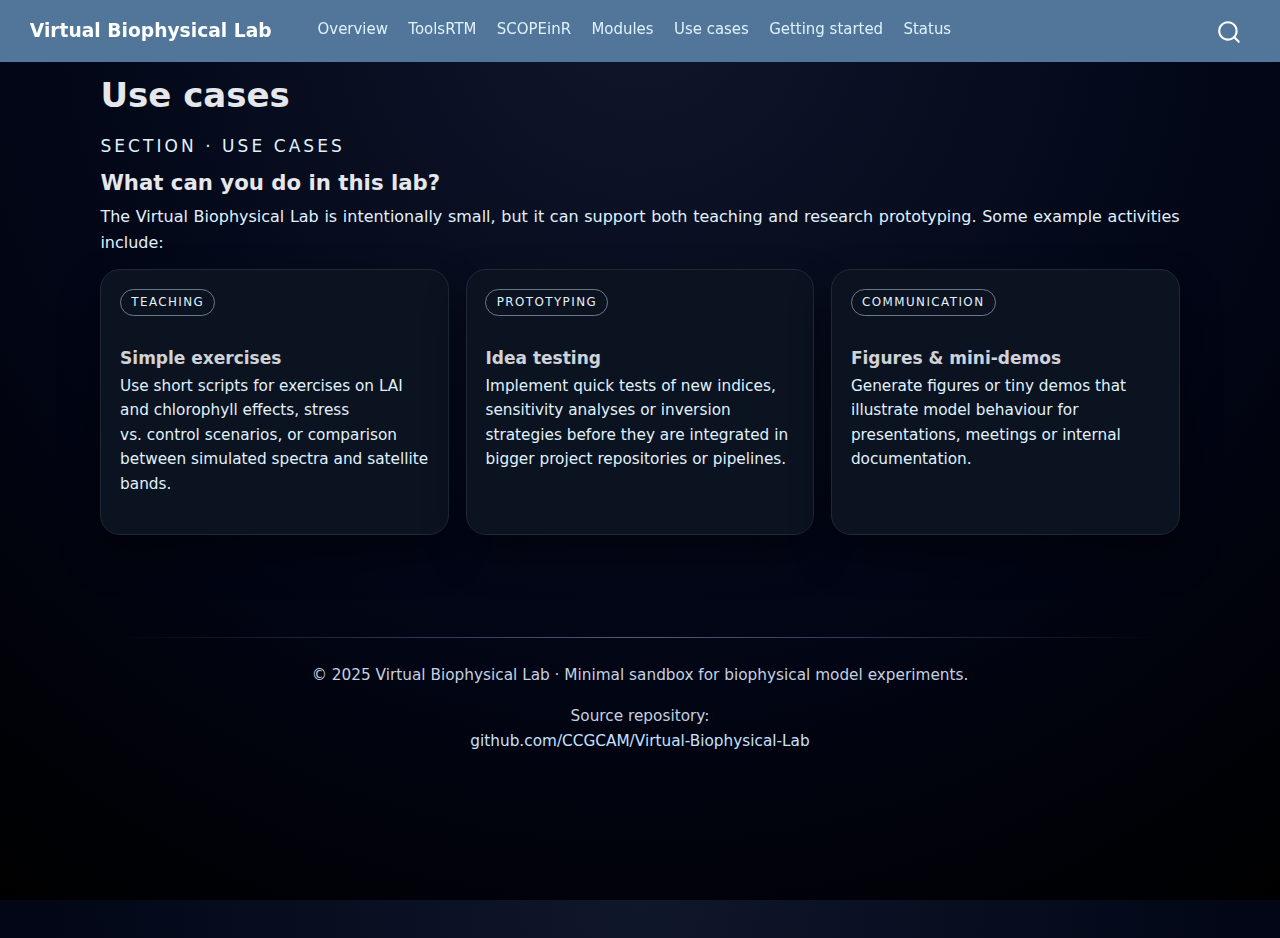
<file: docs-quarto/use-cases.html>
<!DOCTYPE html>
<html xmlns="http://www.w3.org/1999/xhtml" lang="en" xml:lang="en"><head>

<meta charset="utf-8">
<meta name="generator" content="quarto-1.7.32">

<meta name="viewport" content="width=device-width, initial-scale=1.0, user-scalable=yes">


<title>Use cases – Virtual Biophysical Lab</title>
<style>
code{white-space: pre-wrap;}
span.smallcaps{font-variant: small-caps;}
div.columns{display: flex; gap: min(4vw, 1.5em);}
div.column{flex: auto; overflow-x: auto;}
div.hanging-indent{margin-left: 1.5em; text-indent: -1.5em;}
ul.task-list{list-style: none;}
ul.task-list li input[type="checkbox"] {
  width: 0.8em;
  margin: 0 0.8em 0.2em -1em; /* quarto-specific, see https://github.com/quarto-dev/quarto-cli/issues/4556 */ 
  vertical-align: middle;
}
</style>


<script src="site_libs/quarto-nav/quarto-nav.js"></script>
<script src="site_libs/quarto-nav/headroom.min.js"></script>
<script src="site_libs/clipboard/clipboard.min.js"></script>
<script src="site_libs/quarto-search/autocomplete.umd.js"></script>
<script src="site_libs/quarto-search/fuse.min.js"></script>
<script src="site_libs/quarto-search/quarto-search.js"></script>
<meta name="quarto:offset" content="./">
<script src="site_libs/quarto-html/quarto.js" type="module"></script>
<script src="site_libs/quarto-html/tabsets/tabsets.js" type="module"></script>
<script src="site_libs/quarto-html/popper.min.js"></script>
<script src="site_libs/quarto-html/tippy.umd.min.js"></script>
<script src="site_libs/quarto-html/anchor.min.js"></script>
<link href="site_libs/quarto-html/tippy.css" rel="stylesheet">
<link href="site_libs/quarto-html/quarto-syntax-highlighting-37eea08aefeeee20ff55810ff984fec1.css" rel="stylesheet" id="quarto-text-highlighting-styles">
<script src="site_libs/bootstrap/bootstrap.min.js"></script>
<link href="site_libs/bootstrap/bootstrap-icons.css" rel="stylesheet">
<link href="site_libs/bootstrap/bootstrap-4e08a469d9e50708c93e2cbb69c6acf7.min.css" rel="stylesheet" append-hash="true" id="quarto-bootstrap" data-mode="light">
<script id="quarto-search-options" type="application/json">{
  "location": "navbar",
  "copy-button": false,
  "collapse-after": 3,
  "panel-placement": "end",
  "type": "overlay",
  "limit": 50,
  "keyboard-shortcut": [
    "f",
    "/",
    "s"
  ],
  "show-item-context": false,
  "language": {
    "search-no-results-text": "No results",
    "search-matching-documents-text": "matching documents",
    "search-copy-link-title": "Copy link to search",
    "search-hide-matches-text": "Hide additional matches",
    "search-more-match-text": "more match in this document",
    "search-more-matches-text": "more matches in this document",
    "search-clear-button-title": "Clear",
    "search-text-placeholder": "",
    "search-detached-cancel-button-title": "Cancel",
    "search-submit-button-title": "Submit",
    "search-label": "Search"
  }
}</script>


<link rel="stylesheet" href="styles.css">
</head>

<body class="nav-fixed quarto-light">

<div id="quarto-search-results"></div>
  <header id="quarto-header" class="headroom fixed-top">
    <nav class="navbar navbar-expand-lg " data-bs-theme="dark">
      <div class="navbar-container container-fluid">
      <div class="navbar-brand-container mx-auto">
    <a class="navbar-brand" href="./index.html">
    <span class="navbar-title">Virtual Biophysical Lab</span>
    </a>
  </div>
            <div id="quarto-search" class="" title="Search"></div>
          <button class="navbar-toggler" type="button" data-bs-toggle="collapse" data-bs-target="#navbarCollapse" aria-controls="navbarCollapse" role="menu" aria-expanded="false" aria-label="Toggle navigation" onclick="if (window.quartoToggleHeadroom) { window.quartoToggleHeadroom(); }">
  <span class="navbar-toggler-icon"></span>
</button>
          <div class="collapse navbar-collapse" id="navbarCollapse">
            <ul class="navbar-nav navbar-nav-scroll me-auto">
  <li class="nav-item">
    <a class="nav-link" href="./index.html"> 
<span class="menu-text">Overview</span></a>
  </li>  
  <li class="nav-item">
    <a class="nav-link" href="./toolsrtm.html"> 
<span class="menu-text">ToolsRTM</span></a>
  </li>  
  <li class="nav-item">
    <a class="nav-link" href="./scopeinr.html"> 
<span class="menu-text">SCOPEinR</span></a>
  </li>  
  <li class="nav-item">
    <a class="nav-link" href="./modules.html"> 
<span class="menu-text">Modules</span></a>
  </li>  
  <li class="nav-item">
    <a class="nav-link active" href="./use-cases.html" aria-current="page"> 
<span class="menu-text">Use cases</span></a>
  </li>  
  <li class="nav-item">
    <a class="nav-link" href="./getting-started.html"> 
<span class="menu-text">Getting started</span></a>
  </li>  
  <li class="nav-item">
    <a class="nav-link" href="./status.html"> 
<span class="menu-text">Status</span></a>
  </li>  
</ul>
          </div> <!-- /navcollapse -->
            <div class="quarto-navbar-tools">
</div>
      </div> <!-- /container-fluid -->
    </nav>
</header>
<!-- content -->
<div id="quarto-content" class="quarto-container page-columns page-rows-contents page-layout-full page-navbar">
<!-- sidebar -->
<!-- margin-sidebar -->
    
<!-- main -->
<main class="content column-page" id="quarto-document-content">

<header id="title-block-header" class="quarto-title-block default">
<div class="quarto-title">
<h1 class="title">Use cases</h1>
</div>



<div class="quarto-title-meta column-page">

    
  
    
  </div>
  


</header>


<section id="Use cases">
<div class="section-label">
Section · Use cases
</div>
<div class="section-title-strong">
What can you do in this lab?
</div>
<p class="section-intro">
The Virtual Biophysical Lab is intentionally small, but it can support both teaching and research prototyping. Some example activities include:
</p>
<div class="card-grid">
<div class="vbl-card">
<div class="pill-mini">
Teaching
</div>
<h3 class="anchored">
Simple exercises
</h3>
<p>
Use short scripts for exercises on LAI and chlorophyll effects, stress vs.&nbsp;control scenarios, or comparison between simulated spectra and satellite bands.
</p>
</div>
<div class="vbl-card">
<div class="pill-mini">
Prototyping
</div>
<h3 class="anchored">
Idea testing
</h3>
<p>
Implement quick tests of new indices, sensitivity analyses or inversion strategies before they are integrated in bigger project repositories or pipelines.
</p>
</div>
<div class="vbl-card">
<div class="pill-mini">
Communication
</div>
<h3 class="anchored">
Figures &amp; mini-demos
</h3>
<p>
Generate figures or tiny demos that illustrate model behaviour for presentations, meetings or internal documentation.
</p>
</div>
</div>
<footer class="vbl-footer">
<div class="footer-line">

</div>
<p class="footer-text">
© 2025 Virtual Biophysical Lab · Minimal sandbox for biophysical model experiments.
</p>
<p class="footer-text">
Source repository:<br>
<a href="https://ccgcam.github.io/Virtual-Biophysical-Lab/" target="_blank" rel="noopener"> github.com/CCGCAM/Virtual-Biophysical-Lab </a>
</p>
</footer>
</section>



</main> <!-- /main -->
<script id="quarto-html-after-body" type="application/javascript">
  window.document.addEventListener("DOMContentLoaded", function (event) {
    const icon = "";
    const anchorJS = new window.AnchorJS();
    anchorJS.options = {
      placement: 'right',
      icon: icon
    };
    anchorJS.add('.anchored');
    const isCodeAnnotation = (el) => {
      for (const clz of el.classList) {
        if (clz.startsWith('code-annotation-')) {                     
          return true;
        }
      }
      return false;
    }
    const onCopySuccess = function(e) {
      // button target
      const button = e.trigger;
      // don't keep focus
      button.blur();
      // flash "checked"
      button.classList.add('code-copy-button-checked');
      var currentTitle = button.getAttribute("title");
      button.setAttribute("title", "Copied!");
      let tooltip;
      if (window.bootstrap) {
        button.setAttribute("data-bs-toggle", "tooltip");
        button.setAttribute("data-bs-placement", "left");
        button.setAttribute("data-bs-title", "Copied!");
        tooltip = new bootstrap.Tooltip(button, 
          { trigger: "manual", 
            customClass: "code-copy-button-tooltip",
            offset: [0, -8]});
        tooltip.show();    
      }
      setTimeout(function() {
        if (tooltip) {
          tooltip.hide();
          button.removeAttribute("data-bs-title");
          button.removeAttribute("data-bs-toggle");
          button.removeAttribute("data-bs-placement");
        }
        button.setAttribute("title", currentTitle);
        button.classList.remove('code-copy-button-checked');
      }, 1000);
      // clear code selection
      e.clearSelection();
    }
    const getTextToCopy = function(trigger) {
        const codeEl = trigger.previousElementSibling.cloneNode(true);
        for (const childEl of codeEl.children) {
          if (isCodeAnnotation(childEl)) {
            childEl.remove();
          }
        }
        return codeEl.innerText;
    }
    const clipboard = new window.ClipboardJS('.code-copy-button:not([data-in-quarto-modal])', {
      text: getTextToCopy
    });
    clipboard.on('success', onCopySuccess);
    if (window.document.getElementById('quarto-embedded-source-code-modal')) {
      const clipboardModal = new window.ClipboardJS('.code-copy-button[data-in-quarto-modal]', {
        text: getTextToCopy,
        container: window.document.getElementById('quarto-embedded-source-code-modal')
      });
      clipboardModal.on('success', onCopySuccess);
    }
      var localhostRegex = new RegExp(/^(?:http|https):\/\/localhost\:?[0-9]*\//);
      var mailtoRegex = new RegExp(/^mailto:/);
        var filterRegex = new RegExp('/' + window.location.host + '/');
      var isInternal = (href) => {
          return filterRegex.test(href) || localhostRegex.test(href) || mailtoRegex.test(href);
      }
      // Inspect non-navigation links and adorn them if external
     var links = window.document.querySelectorAll('a[href]:not(.nav-link):not(.navbar-brand):not(.toc-action):not(.sidebar-link):not(.sidebar-item-toggle):not(.pagination-link):not(.no-external):not([aria-hidden]):not(.dropdown-item):not(.quarto-navigation-tool):not(.about-link)');
      for (var i=0; i<links.length; i++) {
        const link = links[i];
        if (!isInternal(link.href)) {
          // undo the damage that might have been done by quarto-nav.js in the case of
          // links that we want to consider external
          if (link.dataset.originalHref !== undefined) {
            link.href = link.dataset.originalHref;
          }
        }
      }
    function tippyHover(el, contentFn, onTriggerFn, onUntriggerFn) {
      const config = {
        allowHTML: true,
        maxWidth: 500,
        delay: 100,
        arrow: false,
        appendTo: function(el) {
            return el.parentElement;
        },
        interactive: true,
        interactiveBorder: 10,
        theme: 'quarto',
        placement: 'bottom-start',
      };
      if (contentFn) {
        config.content = contentFn;
      }
      if (onTriggerFn) {
        config.onTrigger = onTriggerFn;
      }
      if (onUntriggerFn) {
        config.onUntrigger = onUntriggerFn;
      }
      window.tippy(el, config); 
    }
    const noterefs = window.document.querySelectorAll('a[role="doc-noteref"]');
    for (var i=0; i<noterefs.length; i++) {
      const ref = noterefs[i];
      tippyHover(ref, function() {
        // use id or data attribute instead here
        let href = ref.getAttribute('data-footnote-href') || ref.getAttribute('href');
        try { href = new URL(href).hash; } catch {}
        const id = href.replace(/^#\/?/, "");
        const note = window.document.getElementById(id);
        if (note) {
          return note.innerHTML;
        } else {
          return "";
        }
      });
    }
    const xrefs = window.document.querySelectorAll('a.quarto-xref');
    const processXRef = (id, note) => {
      // Strip column container classes
      const stripColumnClz = (el) => {
        el.classList.remove("page-full", "page-columns");
        if (el.children) {
          for (const child of el.children) {
            stripColumnClz(child);
          }
        }
      }
      stripColumnClz(note)
      if (id === null || id.startsWith('sec-')) {
        // Special case sections, only their first couple elements
        const container = document.createElement("div");
        if (note.children && note.children.length > 2) {
          container.appendChild(note.children[0].cloneNode(true));
          for (let i = 1; i < note.children.length; i++) {
            const child = note.children[i];
            if (child.tagName === "P" && child.innerText === "") {
              continue;
            } else {
              container.appendChild(child.cloneNode(true));
              break;
            }
          }
          if (window.Quarto?.typesetMath) {
            window.Quarto.typesetMath(container);
          }
          return container.innerHTML
        } else {
          if (window.Quarto?.typesetMath) {
            window.Quarto.typesetMath(note);
          }
          return note.innerHTML;
        }
      } else {
        // Remove any anchor links if they are present
        const anchorLink = note.querySelector('a.anchorjs-link');
        if (anchorLink) {
          anchorLink.remove();
        }
        if (window.Quarto?.typesetMath) {
          window.Quarto.typesetMath(note);
        }
        if (note.classList.contains("callout")) {
          return note.outerHTML;
        } else {
          return note.innerHTML;
        }
      }
    }
    for (var i=0; i<xrefs.length; i++) {
      const xref = xrefs[i];
      tippyHover(xref, undefined, function(instance) {
        instance.disable();
        let url = xref.getAttribute('href');
        let hash = undefined; 
        if (url.startsWith('#')) {
          hash = url;
        } else {
          try { hash = new URL(url).hash; } catch {}
        }
        if (hash) {
          const id = hash.replace(/^#\/?/, "");
          const note = window.document.getElementById(id);
          if (note !== null) {
            try {
              const html = processXRef(id, note.cloneNode(true));
              instance.setContent(html);
            } finally {
              instance.enable();
              instance.show();
            }
          } else {
            // See if we can fetch this
            fetch(url.split('#')[0])
            .then(res => res.text())
            .then(html => {
              const parser = new DOMParser();
              const htmlDoc = parser.parseFromString(html, "text/html");
              const note = htmlDoc.getElementById(id);
              if (note !== null) {
                const html = processXRef(id, note);
                instance.setContent(html);
              } 
            }).finally(() => {
              instance.enable();
              instance.show();
            });
          }
        } else {
          // See if we can fetch a full url (with no hash to target)
          // This is a special case and we should probably do some content thinning / targeting
          fetch(url)
          .then(res => res.text())
          .then(html => {
            const parser = new DOMParser();
            const htmlDoc = parser.parseFromString(html, "text/html");
            const note = htmlDoc.querySelector('main.content');
            if (note !== null) {
              // This should only happen for chapter cross references
              // (since there is no id in the URL)
              // remove the first header
              if (note.children.length > 0 && note.children[0].tagName === "HEADER") {
                note.children[0].remove();
              }
              const html = processXRef(null, note);
              instance.setContent(html);
            } 
          }).finally(() => {
            instance.enable();
            instance.show();
          });
        }
      }, function(instance) {
      });
    }
        let selectedAnnoteEl;
        const selectorForAnnotation = ( cell, annotation) => {
          let cellAttr = 'data-code-cell="' + cell + '"';
          let lineAttr = 'data-code-annotation="' +  annotation + '"';
          const selector = 'span[' + cellAttr + '][' + lineAttr + ']';
          return selector;
        }
        const selectCodeLines = (annoteEl) => {
          const doc = window.document;
          const targetCell = annoteEl.getAttribute("data-target-cell");
          const targetAnnotation = annoteEl.getAttribute("data-target-annotation");
          const annoteSpan = window.document.querySelector(selectorForAnnotation(targetCell, targetAnnotation));
          const lines = annoteSpan.getAttribute("data-code-lines").split(",");
          const lineIds = lines.map((line) => {
            return targetCell + "-" + line;
          })
          let top = null;
          let height = null;
          let parent = null;
          if (lineIds.length > 0) {
              //compute the position of the single el (top and bottom and make a div)
              const el = window.document.getElementById(lineIds[0]);
              top = el.offsetTop;
              height = el.offsetHeight;
              parent = el.parentElement.parentElement;
            if (lineIds.length > 1) {
              const lastEl = window.document.getElementById(lineIds[lineIds.length - 1]);
              const bottom = lastEl.offsetTop + lastEl.offsetHeight;
              height = bottom - top;
            }
            if (top !== null && height !== null && parent !== null) {
              // cook up a div (if necessary) and position it 
              let div = window.document.getElementById("code-annotation-line-highlight");
              if (div === null) {
                div = window.document.createElement("div");
                div.setAttribute("id", "code-annotation-line-highlight");
                div.style.position = 'absolute';
                parent.appendChild(div);
              }
              div.style.top = top - 2 + "px";
              div.style.height = height + 4 + "px";
              div.style.left = 0;
              let gutterDiv = window.document.getElementById("code-annotation-line-highlight-gutter");
              if (gutterDiv === null) {
                gutterDiv = window.document.createElement("div");
                gutterDiv.setAttribute("id", "code-annotation-line-highlight-gutter");
                gutterDiv.style.position = 'absolute';
                const codeCell = window.document.getElementById(targetCell);
                const gutter = codeCell.querySelector('.code-annotation-gutter');
                gutter.appendChild(gutterDiv);
              }
              gutterDiv.style.top = top - 2 + "px";
              gutterDiv.style.height = height + 4 + "px";
            }
            selectedAnnoteEl = annoteEl;
          }
        };
        const unselectCodeLines = () => {
          const elementsIds = ["code-annotation-line-highlight", "code-annotation-line-highlight-gutter"];
          elementsIds.forEach((elId) => {
            const div = window.document.getElementById(elId);
            if (div) {
              div.remove();
            }
          });
          selectedAnnoteEl = undefined;
        };
          // Handle positioning of the toggle
      window.addEventListener(
        "resize",
        throttle(() => {
          elRect = undefined;
          if (selectedAnnoteEl) {
            selectCodeLines(selectedAnnoteEl);
          }
        }, 10)
      );
      function throttle(fn, ms) {
      let throttle = false;
      let timer;
        return (...args) => {
          if(!throttle) { // first call gets through
              fn.apply(this, args);
              throttle = true;
          } else { // all the others get throttled
              if(timer) clearTimeout(timer); // cancel #2
              timer = setTimeout(() => {
                fn.apply(this, args);
                timer = throttle = false;
              }, ms);
          }
        };
      }
        // Attach click handler to the DT
        const annoteDls = window.document.querySelectorAll('dt[data-target-cell]');
        for (const annoteDlNode of annoteDls) {
          annoteDlNode.addEventListener('click', (event) => {
            const clickedEl = event.target;
            if (clickedEl !== selectedAnnoteEl) {
              unselectCodeLines();
              const activeEl = window.document.querySelector('dt[data-target-cell].code-annotation-active');
              if (activeEl) {
                activeEl.classList.remove('code-annotation-active');
              }
              selectCodeLines(clickedEl);
              clickedEl.classList.add('code-annotation-active');
            } else {
              // Unselect the line
              unselectCodeLines();
              clickedEl.classList.remove('code-annotation-active');
            }
          });
        }
    const findCites = (el) => {
      const parentEl = el.parentElement;
      if (parentEl) {
        const cites = parentEl.dataset.cites;
        if (cites) {
          return {
            el,
            cites: cites.split(' ')
          };
        } else {
          return findCites(el.parentElement)
        }
      } else {
        return undefined;
      }
    };
    var bibliorefs = window.document.querySelectorAll('a[role="doc-biblioref"]');
    for (var i=0; i<bibliorefs.length; i++) {
      const ref = bibliorefs[i];
      const citeInfo = findCites(ref);
      if (citeInfo) {
        tippyHover(citeInfo.el, function() {
          var popup = window.document.createElement('div');
          citeInfo.cites.forEach(function(cite) {
            var citeDiv = window.document.createElement('div');
            citeDiv.classList.add('hanging-indent');
            citeDiv.classList.add('csl-entry');
            var biblioDiv = window.document.getElementById('ref-' + cite);
            if (biblioDiv) {
              citeDiv.innerHTML = biblioDiv.innerHTML;
            }
            popup.appendChild(citeDiv);
          });
          return popup.innerHTML;
        });
      }
    }
  });
  </script>
</div> <!-- /content -->




</body></html>
</file>
<file: quarto/styles.css>
:root{
  --bg:#020617;
  --bg-card:#0b1220;
  --accent:#4af3ff;
  --accent-soft:#34D399;
  --text-main:#e5e7eb;
  --text-muted:#E0F2FE;
  --border-subtle:#1f2937;
  --radius-xl:20px;
  --radius-pill:999px;
  --shadow-soft:0 20px 40px rgba(0,0,0,.45);
  --maxw:1120px;
}

body {
  background:radial-gradient(circle at top,#0f172a 0%,#020617 55%,#000);
  color:var(--text-main);
  font-family:system-ui,-apple-system,BlinkMacSystemFont,"Segoe UI",sans-serif;
  line-height:1.6;
}

main.content {
  max-width:var(--maxw);
  margin:0 auto;
  padding:1.8rem 1.2rem 2.5rem;
}

a{color:var(--accent-soft);text-decoration:none}
a:hover{color:#f6c453}

/* NAVBAR (usamos .quarto-navbar-wrapper) */

.quarto-navbar {
  background:transparent;
  border:none;
}

.navbar-brand, .navbar-brand span {
  font-weight:650;
  font-size:1.1rem;
}

.navbar-nav .nav-link {
  font-size:.88rem;
  color:var(--text-muted) !important;
}

.navbar-nav .nav-link:hover {
  color:var(--accent-soft) !important;
}

/* HERO */

.hero-card{
  background:linear-gradient(135deg,#020617 0%,#111827 50%,#020617 100%);
  border-radius:var(--radius-xl);
  border:1px solid var(--border-subtle);
  padding:1.1rem 1.3rem 1.2rem;
  box-shadow:var(--shadow-soft);
  margin-bottom:2rem;
}

.hero-card h1{
  font-size:1.6rem;
  font-weight:650;
  margin-bottom:.4rem;
}

.hero-card h1 span{
  color:var(--accent);
}

.hero-text{
  font-size:.95rem;
  color:var(--text-muted);
  text-align:justify;
  text-justify:inter-word;
}

.hero-tags{
  margin-top:.6rem;
  display:flex;
  flex-wrap:wrap;
  gap:.4rem;
}

.tag-pill{
  padding:.18rem .7rem;
  border-radius:var(--radius-pill);
  border:1px solid rgba(148,163,184,.7);
  font-size:.72rem;
  text-transform:uppercase;
  letter-spacing:.14em;
  color:var(--text-muted);
}

/* SECCIONES */

section{
  margin-bottom:1.8rem;
}

.section-label{
  font-size:1rem;
  text-transform:uppercase;
  letter-spacing:.18em;
  color:var(--text-muted);
  margin-bottom:.35rem;
}

.section-title-strong{
  font-size:1.25rem;
  font-weight:620;
  margin-bottom:.25rem;
}

.section-intro{
  font-size:.94rem;
  color:var(--text-muted);
  text-align:justify;
  text-justify:inter-word;
  margin-bottom:.8rem;
}

/* CARDS */

.card-grid{
  display:grid;
  gap:1rem;
  grid-template-columns:repeat(auto-fit,minmax(260px,1fr));
}

.vbl-card{
  background:var(--bg-card);
  border-radius:var(--radius-xl);
  border:1px solid var(--border-subtle);
  box-shadow:var(--shadow-soft);
  padding:1rem 1.1rem 1.2rem;
}

.vbl-card h3{
  font-size:1rem;
  margin-bottom:.3rem;
}

.vbl-card p{
  font-size:.9rem;
  color:var(--text-muted);
  text-align:left;
  text-justify:inter-word;
}

.pill-mini{
  display:inline-flex;
  align-items:center;
  padding:.18rem .6rem;
  border-radius:var(--radius-pill);
  border:1px solid rgba(148,163,184,.7);
  font-size:.7rem;
  letter-spacing:.12em;
  text-transform:uppercase;
  color:var(--text-muted);
  margin-bottom:.4rem;
}

ul, ol{
  margin-left:1.1rem;
  font-size:.9rem;
  color:var(--text-muted);
}

li{margin-bottom:.2rem}

/* STATUS BADGE */

.status-badge{
  display:inline-flex;
  align-items:center;
  gap:.4rem;
  padding:.2rem .7rem;
  border-radius:var(--radius-pill);
  background:#022c22;
  color:#bbf7d0;
  font-size:.78rem;
  border:1px solid #064e3b;
  margin-bottom:.5rem;
}

.status-badge span:first-child{font-size:.9rem}

/* FOOTER */

.footer {
  margin-top:1.2rem;
  font-size:.78rem;
  color:var(--text-muted);
  text-align:center;
}
.vbl-footer {
  margin-top: 4rem;
  padding: 2rem 1rem;
  text-align: center;
  color: #c7d1e0;
  font-size: 0.9rem;
}

.footer-line {
  width: 100%;
  height: 1px;
  background: linear-gradient(to right, transparent, #4c5f7a, transparent);
  margin-bottom: 1.5rem;
}

.footer-text a {
  color: #c6e2ff;
  text-decoration: none;
  font-weight: 500;
}

.footer-text a:hover {
  text-decoration: underline;
  color: #ffffff;
}
</file>
<file: docs-quarto/site_libs/quarto-html/tippy.css>
.tippy-box[data-animation=fade][data-state=hidden]{opacity:0}[data-tippy-root]{max-width:calc(100vw - 10px)}.tippy-box{position:relative;background-color:#333;color:#fff;border-radius:4px;font-size:14px;line-height:1.4;white-space:normal;outline:0;transition-property:transform,visibility,opacity}.tippy-box[data-placement^=top]>.tippy-arrow{bottom:0}.tippy-box[data-placement^=top]>.tippy-arrow:before{bottom:-7px;left:0;border-width:8px 8px 0;border-top-color:initial;transform-origin:center top}.tippy-box[data-placement^=bottom]>.tippy-arrow{top:0}.tippy-box[data-placement^=bottom]>.tippy-arrow:before{top:-7px;left:0;border-width:0 8px 8px;border-bottom-color:initial;transform-origin:center bottom}.tippy-box[data-placement^=left]>.tippy-arrow{right:0}.tippy-box[data-placement^=left]>.tippy-arrow:before{border-width:8px 0 8px 8px;border-left-color:initial;right:-7px;transform-origin:center left}.tippy-box[data-placement^=right]>.tippy-arrow{left:0}.tippy-box[data-placement^=right]>.tippy-arrow:before{left:-7px;border-width:8px 8px 8px 0;border-right-color:initial;transform-origin:center right}.tippy-box[data-inertia][data-state=visible]{transition-timing-function:cubic-bezier(.54,1.5,.38,1.11)}.tippy-arrow{width:16px;height:16px;color:#333}.tippy-arrow:before{content:"";position:absolute;border-color:transparent;border-style:solid}.tippy-content{position:relative;padding:5px 9px;z-index:1}
</file>
<file: docs-quarto/site_libs/quarto-html/quarto-syntax-highlighting-37eea08aefeeee20ff55810ff984fec1.css>
/* quarto syntax highlight colors */
:root {
  --quarto-hl-ot-color: #003B4F;
  --quarto-hl-at-color: #657422;
  --quarto-hl-ss-color: #20794D;
  --quarto-hl-an-color: #5E5E5E;
  --quarto-hl-fu-color: #4758AB;
  --quarto-hl-st-color: #20794D;
  --quarto-hl-cf-color: #003B4F;
  --quarto-hl-op-color: #5E5E5E;
  --quarto-hl-er-color: #AD0000;
  --quarto-hl-bn-color: #AD0000;
  --quarto-hl-al-color: #AD0000;
  --quarto-hl-va-color: #111111;
  --quarto-hl-bu-color: inherit;
  --quarto-hl-ex-color: inherit;
  --quarto-hl-pp-color: #AD0000;
  --quarto-hl-in-color: #5E5E5E;
  --quarto-hl-vs-color: #20794D;
  --quarto-hl-wa-color: #5E5E5E;
  --quarto-hl-do-color: #5E5E5E;
  --quarto-hl-im-color: #00769E;
  --quarto-hl-ch-color: #20794D;
  --quarto-hl-dt-color: #AD0000;
  --quarto-hl-fl-color: #AD0000;
  --quarto-hl-co-color: #5E5E5E;
  --quarto-hl-cv-color: #5E5E5E;
  --quarto-hl-cn-color: #8f5902;
  --quarto-hl-sc-color: #5E5E5E;
  --quarto-hl-dv-color: #AD0000;
  --quarto-hl-kw-color: #003B4F;
}

/* other quarto variables */
:root {
  --quarto-font-monospace: SFMono-Regular, Menlo, Monaco, Consolas, "Liberation Mono", "Courier New", monospace;
}

/* syntax highlight based on Pandoc's rules */
pre > code.sourceCode > span {
  color: #003B4F;
}

code.sourceCode > span {
  color: #003B4F;
}

div.sourceCode,
div.sourceCode pre.sourceCode {
  color: #003B4F;
}

/* Normal */
code span {
  color: #003B4F;
}

/* Alert */
code span.al {
  color: #AD0000;
  font-style: inherit;
}

/* Annotation */
code span.an {
  color: #5E5E5E;
  font-style: inherit;
}

/* Attribute */
code span.at {
  color: #657422;
  font-style: inherit;
}

/* BaseN */
code span.bn {
  color: #AD0000;
  font-style: inherit;
}

/* BuiltIn */
code span.bu {
  font-style: inherit;
}

/* ControlFlow */
code span.cf {
  color: #003B4F;
  font-weight: bold;
  font-style: inherit;
}

/* Char */
code span.ch {
  color: #20794D;
  font-style: inherit;
}

/* Constant */
code span.cn {
  color: #8f5902;
  font-style: inherit;
}

/* Comment */
code span.co {
  color: #5E5E5E;
  font-style: inherit;
}

/* CommentVar */
code span.cv {
  color: #5E5E5E;
  font-style: italic;
}

/* Documentation */
code span.do {
  color: #5E5E5E;
  font-style: italic;
}

/* DataType */
code span.dt {
  color: #AD0000;
  font-style: inherit;
}

/* DecVal */
code span.dv {
  color: #AD0000;
  font-style: inherit;
}

/* Error */
code span.er {
  color: #AD0000;
  font-style: inherit;
}

/* Extension */
code span.ex {
  font-style: inherit;
}

/* Float */
code span.fl {
  color: #AD0000;
  font-style: inherit;
}

/* Function */
code span.fu {
  color: #4758AB;
  font-style: inherit;
}

/* Import */
code span.im {
  color: #00769E;
  font-style: inherit;
}

/* Information */
code span.in {
  color: #5E5E5E;
  font-style: inherit;
}

/* Keyword */
code span.kw {
  color: #003B4F;
  font-weight: bold;
  font-style: inherit;
}

/* Operator */
code span.op {
  color: #5E5E5E;
  font-style: inherit;
}

/* Other */
code span.ot {
  color: #003B4F;
  font-style: inherit;
}

/* Preprocessor */
code span.pp {
  color: #AD0000;
  font-style: inherit;
}

/* SpecialChar */
code span.sc {
  color: #5E5E5E;
  font-style: inherit;
}

/* SpecialString */
code span.ss {
  color: #20794D;
  font-style: inherit;
}

/* String */
code span.st {
  color: #20794D;
  font-style: inherit;
}

/* Variable */
code span.va {
  color: #111111;
  font-style: inherit;
}

/* VerbatimString */
code span.vs {
  color: #20794D;
  font-style: inherit;
}

/* Warning */
code span.wa {
  color: #5E5E5E;
  font-style: italic;
}

.prevent-inlining {
  content: "</";
}

/*# sourceMappingURL=27d3d809615f7771493d095567f04340.css.map */
</file>
<file: docs-quarto/styles.css>
:root{
  --bg:#020617;
  --bg-card:#0b1220;
  --accent:#4af3ff;
  --accent-soft:#34D399;
  --text-main:#e5e7eb;
  --text-muted:#E0F2FE;
  --border-subtle:#1f2937;
  --radius-xl:20px;
  --radius-pill:999px;
  --shadow-soft:0 20px 40px rgba(0,0,0,.45);
  --maxw:1120px;
}

body {
  background:radial-gradient(circle at top,#0f172a 0%,#020617 55%,#000);
  color:var(--text-main);
  font-family:system-ui,-apple-system,BlinkMacSystemFont,"Segoe UI",sans-serif;
  line-height:1.6;
}

main.content {
  max-width:var(--maxw);
  margin:0 auto;
  padding:1.8rem 1.2rem 2.5rem;
}

a{color:var(--accent-soft);text-decoration:none}
a:hover{color:#f6c453}

/* NAVBAR (usamos .quarto-navbar-wrapper) */

.quarto-navbar {
  background:transparent;
  border:none;
}

.navbar-brand, .navbar-brand span {
  font-weight:650;
  font-size:1.1rem;
}

.navbar-nav .nav-link {
  font-size:.88rem;
  color:var(--text-muted) !important;
}

.navbar-nav .nav-link:hover {
  color:var(--accent-soft) !important;
}

/* HERO */

.hero-card{
  background:linear-gradient(135deg,#020617 0%,#111827 50%,#020617 100%);
  border-radius:var(--radius-xl);
  border:1px solid var(--border-subtle);
  padding:1.1rem 1.3rem 1.2rem;
  box-shadow:var(--shadow-soft);
  margin-bottom:2rem;
}

.hero-card h1{
  font-size:1.6rem;
  font-weight:650;
  margin-bottom:.4rem;
}

.hero-card h1 span{
  color:var(--accent);
}

.hero-text{
  font-size:.95rem;
  color:var(--text-muted);
  text-align:justify;
  text-justify:inter-word;
}

.hero-tags{
  margin-top:.6rem;
  display:flex;
  flex-wrap:wrap;
  gap:.4rem;
}

.tag-pill{
  padding:.18rem .7rem;
  border-radius:var(--radius-pill);
  border:1px solid rgba(148,163,184,.7);
  font-size:.72rem;
  text-transform:uppercase;
  letter-spacing:.14em;
  color:var(--text-muted);
}

/* SECCIONES */

section{
  margin-bottom:1.8rem;
}

.section-label{
  font-size:1rem;
  text-transform:uppercase;
  letter-spacing:.18em;
  color:var(--text-muted);
  margin-bottom:.35rem;
}

.section-title-strong{
  font-size:1.25rem;
  font-weight:620;
  margin-bottom:.25rem;
}

.section-intro{
  font-size:.94rem;
  color:var(--text-muted);
  text-align:justify;
  text-justify:inter-word;
  margin-bottom:.8rem;
}

/* CARDS */

.card-grid{
  display:grid;
  gap:1rem;
  grid-template-columns:repeat(auto-fit,minmax(260px,1fr));
}

.vbl-card{
  background:var(--bg-card);
  border-radius:var(--radius-xl);
  border:1px solid var(--border-subtle);
  box-shadow:var(--shadow-soft);
  padding:1rem 1.1rem 1.2rem;
}

.vbl-card h3{
  font-size:1rem;
  margin-bottom:.3rem;
}

.vbl-card p{
  font-size:.9rem;
  color:var(--text-muted);
  text-align:left;
  text-justify:inter-word;
}

.pill-mini{
  display:inline-flex;
  align-items:center;
  padding:.18rem .6rem;
  border-radius:var(--radius-pill);
  border:1px solid rgba(148,163,184,.7);
  font-size:.7rem;
  letter-spacing:.12em;
  text-transform:uppercase;
  color:var(--text-muted);
  margin-bottom:.4rem;
}

ul, ol{
  margin-left:1.1rem;
  font-size:.9rem;
  color:var(--text-muted);
}

li{margin-bottom:.2rem}

/* STATUS BADGE */

.status-badge{
  display:inline-flex;
  align-items:center;
  gap:.4rem;
  padding:.2rem .7rem;
  border-radius:var(--radius-pill);
  background:#022c22;
  color:#bbf7d0;
  font-size:.78rem;
  border:1px solid #064e3b;
  margin-bottom:.5rem;
}

.status-badge span:first-child{font-size:.9rem}

/* FOOTER */

.footer {
  margin-top:1.2rem;
  font-size:.78rem;
  color:var(--text-muted);
  text-align:center;
}
.vbl-footer {
  margin-top: 4rem;
  padding: 2rem 1rem;
  text-align: center;
  color: #c7d1e0;
  font-size: 0.9rem;
}

.footer-line {
  width: 100%;
  height: 1px;
  background: linear-gradient(to right, transparent, #4c5f7a, transparent);
  margin-bottom: 1.5rem;
}

.footer-text a {
  color: #c6e2ff;
  text-decoration: none;
  font-weight: 500;
}

.footer-text a:hover {
  text-decoration: underline;
  color: #ffffff;
}
</file>
<file: docs-quarto/site_libs/quarto-html/quarto-syntax-highlighting.css>
/* quarto syntax highlight colors */
:root {
  --quarto-hl-ot-color: #003B4F;
  --quarto-hl-at-color: #657422;
  --quarto-hl-ss-color: #20794D;
  --quarto-hl-an-color: #5E5E5E;
  --quarto-hl-fu-color: #4758AB;
  --quarto-hl-st-color: #20794D;
  --quarto-hl-cf-color: #003B4F;
  --quarto-hl-op-color: #5E5E5E;
  --quarto-hl-er-color: #AD0000;
  --quarto-hl-bn-color: #AD0000;
  --quarto-hl-al-color: #AD0000;
  --quarto-hl-va-color: #111111;
  --quarto-hl-bu-color: inherit;
  --quarto-hl-ex-color: inherit;
  --quarto-hl-pp-color: #AD0000;
  --quarto-hl-in-color: #5E5E5E;
  --quarto-hl-vs-color: #20794D;
  --quarto-hl-wa-color: #5E5E5E;
  --quarto-hl-do-color: #5E5E5E;
  --quarto-hl-im-color: #00769E;
  --quarto-hl-ch-color: #20794D;
  --quarto-hl-dt-color: #AD0000;
  --quarto-hl-fl-color: #AD0000;
  --quarto-hl-co-color: #5E5E5E;
  --quarto-hl-cv-color: #5E5E5E;
  --quarto-hl-cn-color: #8f5902;
  --quarto-hl-sc-color: #5E5E5E;
  --quarto-hl-dv-color: #AD0000;
  --quarto-hl-kw-color: #003B4F;
}

/* other quarto variables */
:root {
  --quarto-font-monospace: SFMono-Regular, Menlo, Monaco, Consolas, "Liberation Mono", "Courier New", monospace;
}

pre > code.sourceCode > span {
  color: #003B4F;
}

code span {
  color: #003B4F;
}

code.sourceCode > span {
  color: #003B4F;
}

div.sourceCode,
div.sourceCode pre.sourceCode {
  color: #003B4F;
}

code span.ot {
  color: #003B4F;
  font-style: inherit;
}

code span.at {
  color: #657422;
  font-style: inherit;
}

code span.ss {
  color: #20794D;
  font-style: inherit;
}

code span.an {
  color: #5E5E5E;
  font-style: inherit;
}

code span.fu {
  color: #4758AB;
  font-style: inherit;
}

code span.st {
  color: #20794D;
  font-style: inherit;
}

code span.cf {
  color: #003B4F;
  font-weight: bold;
  font-style: inherit;
}

code span.op {
  color: #5E5E5E;
  font-style: inherit;
}

code span.er {
  color: #AD0000;
  font-style: inherit;
}

code span.bn {
  color: #AD0000;
  font-style: inherit;
}

code span.al {
  color: #AD0000;
  font-style: inherit;
}

code span.va {
  color: #111111;
  font-style: inherit;
}

code span.bu {
  font-style: inherit;
}

code span.ex {
  font-style: inherit;
}

code span.pp {
  color: #AD0000;
  font-style: inherit;
}

code span.in {
  color: #5E5E5E;
  font-style: inherit;
}

code span.vs {
  color: #20794D;
  font-style: inherit;
}

code span.wa {
  color: #5E5E5E;
  font-style: italic;
}

code span.do {
  color: #5E5E5E;
  font-style: italic;
}

code span.im {
  color: #00769E;
  font-style: inherit;
}

code span.ch {
  color: #20794D;
  font-style: inherit;
}

code span.dt {
  color: #AD0000;
  font-style: inherit;
}

code span.fl {
  color: #AD0000;
  font-style: inherit;
}

code span.co {
  color: #5E5E5E;
  font-style: inherit;
}

code span.cv {
  color: #5E5E5E;
  font-style: italic;
}

code span.cn {
  color: #8f5902;
  font-style: inherit;
}

code span.sc {
  color: #5E5E5E;
  font-style: inherit;
}

code span.dv {
  color: #AD0000;
  font-style: inherit;
}

code span.kw {
  color: #003B4F;
  font-weight: bold;
  font-style: inherit;
}

.prevent-inlining {
  content: "</";
}

/*# sourceMappingURL=debc5d5d77c3f9108843748ff7464032.css.map */
</file>
